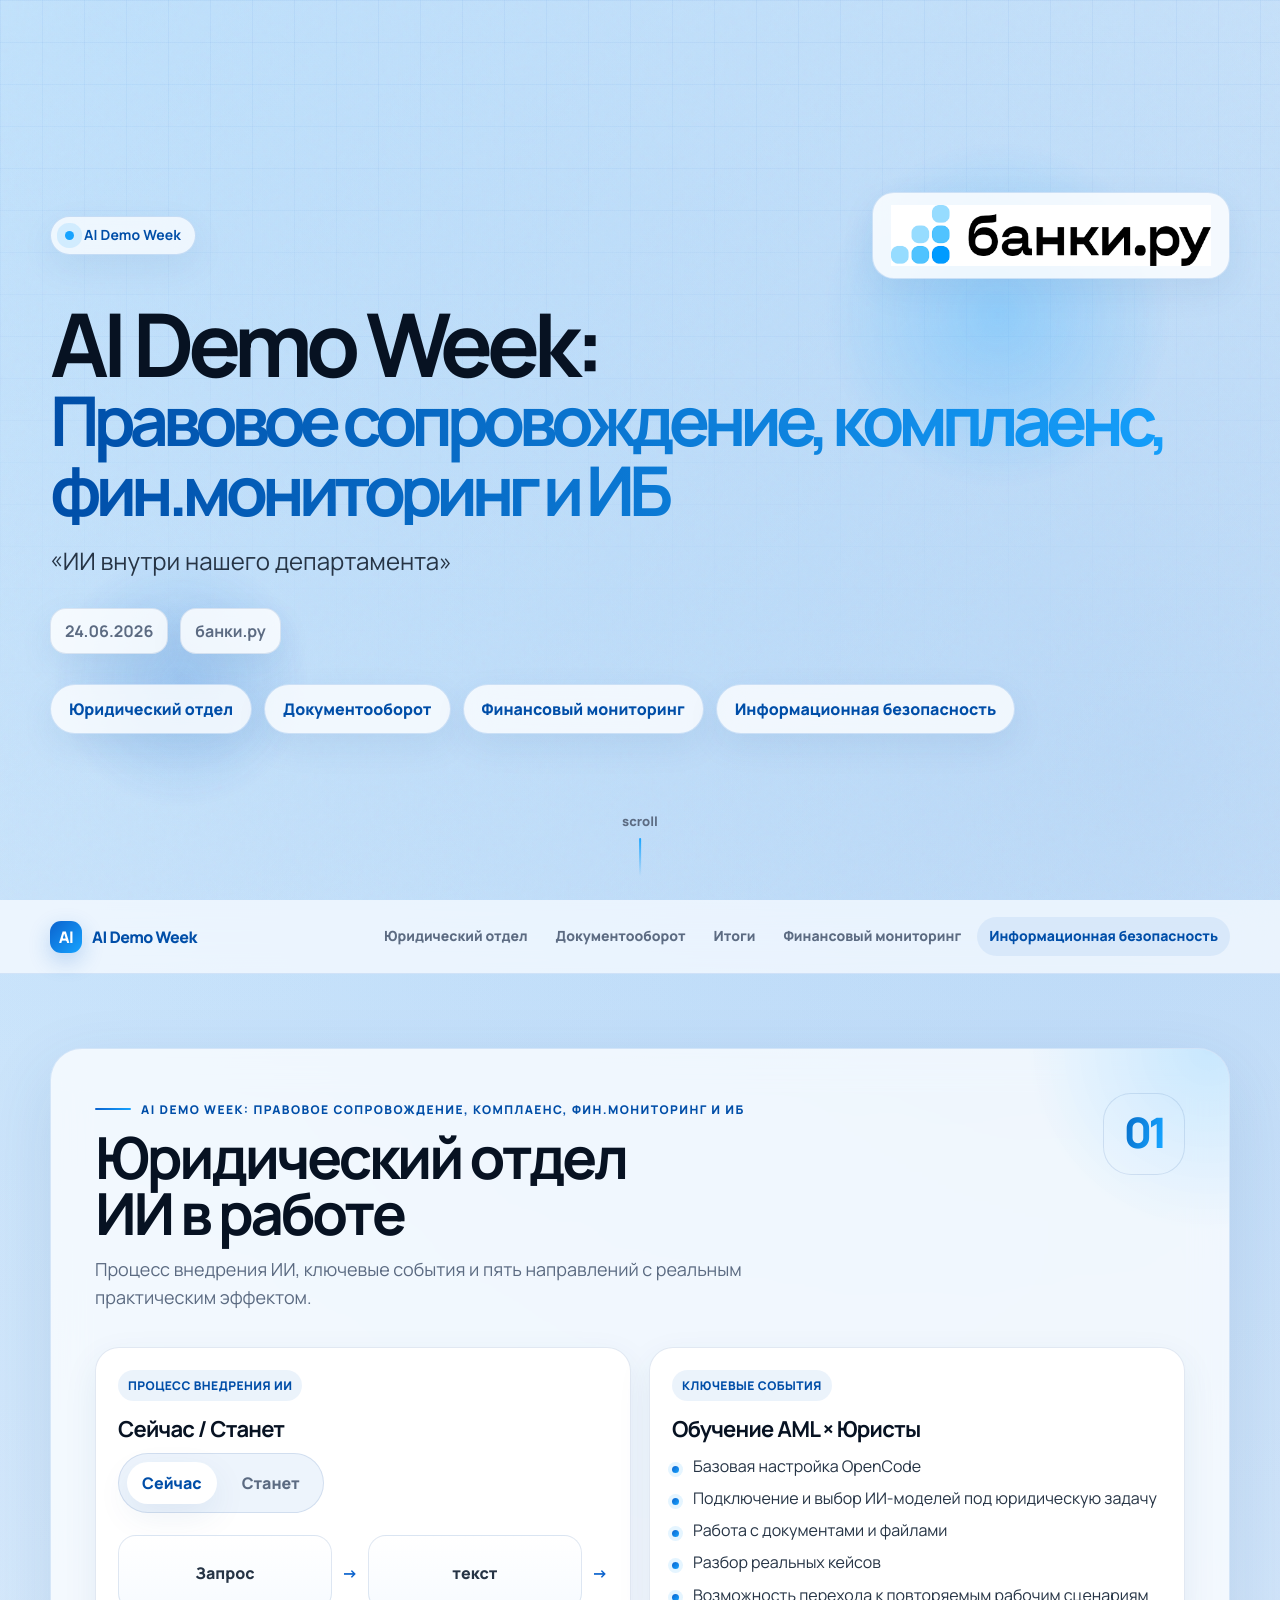
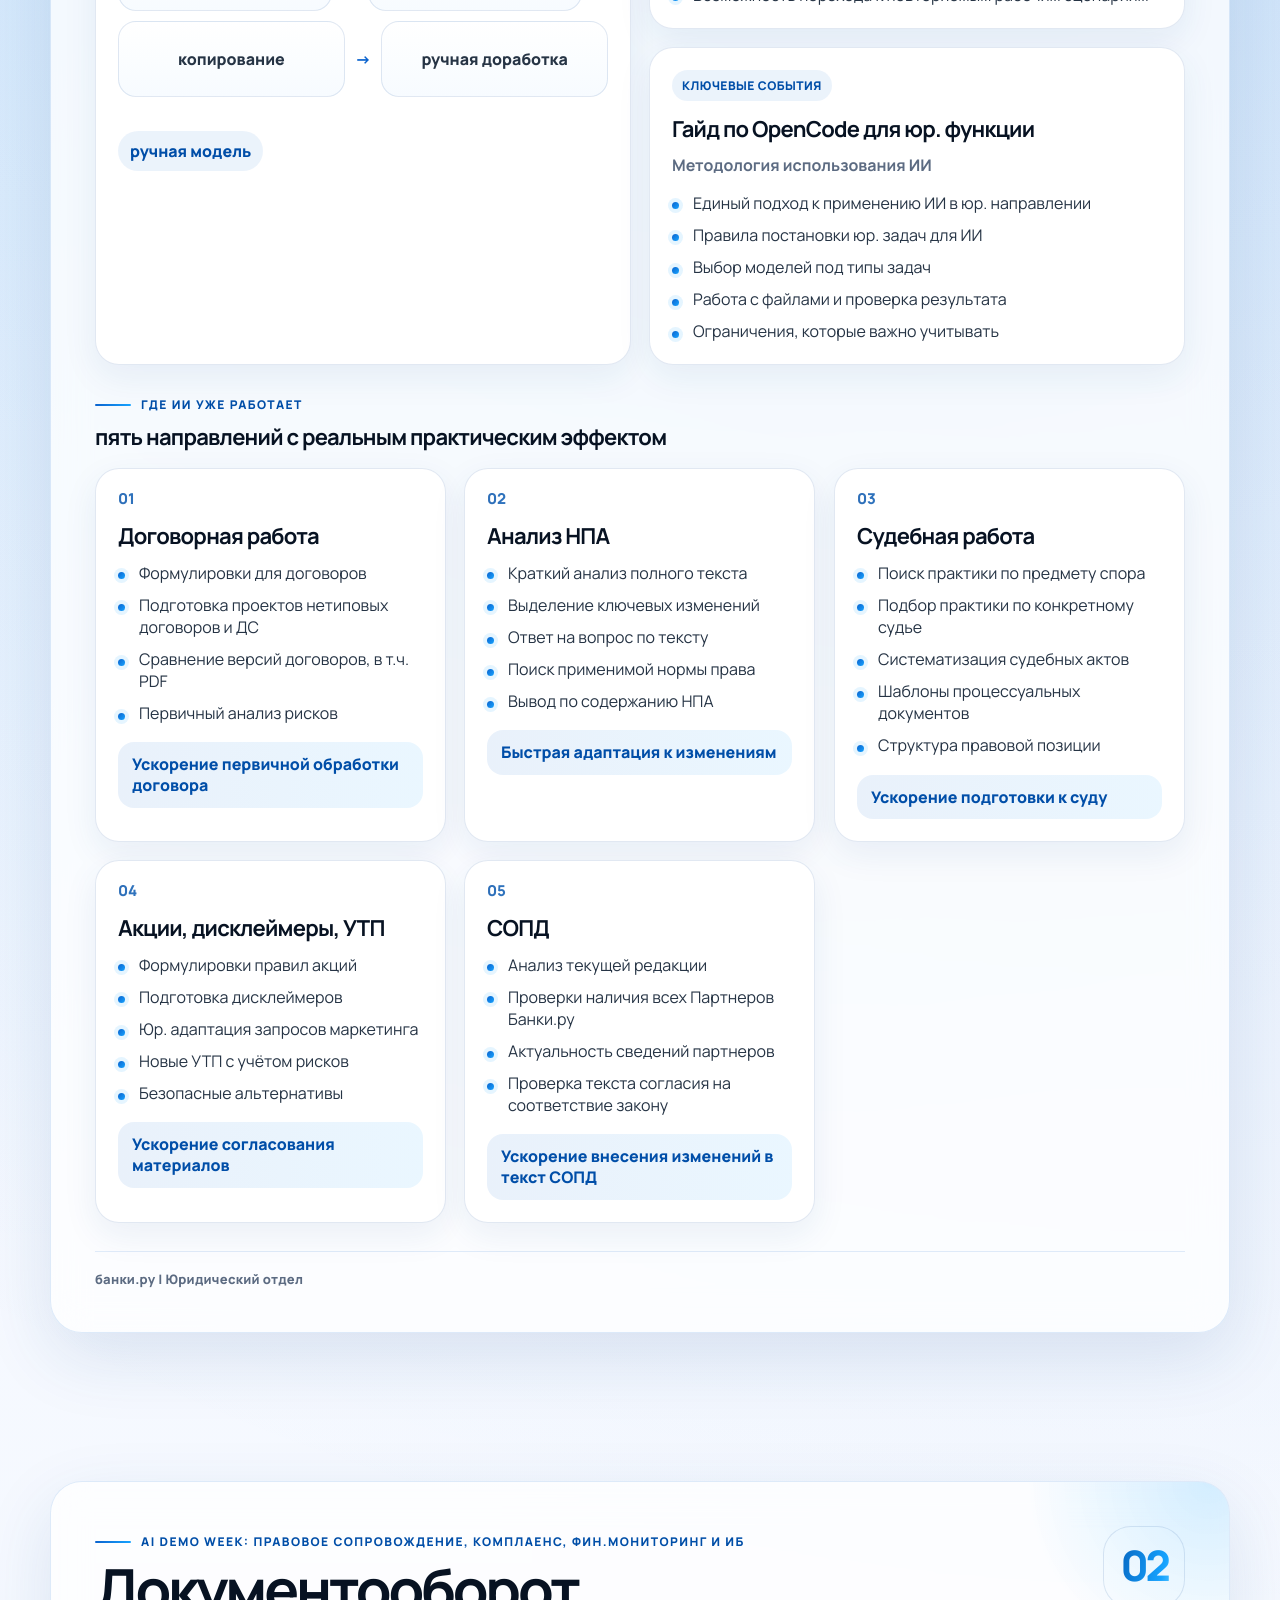
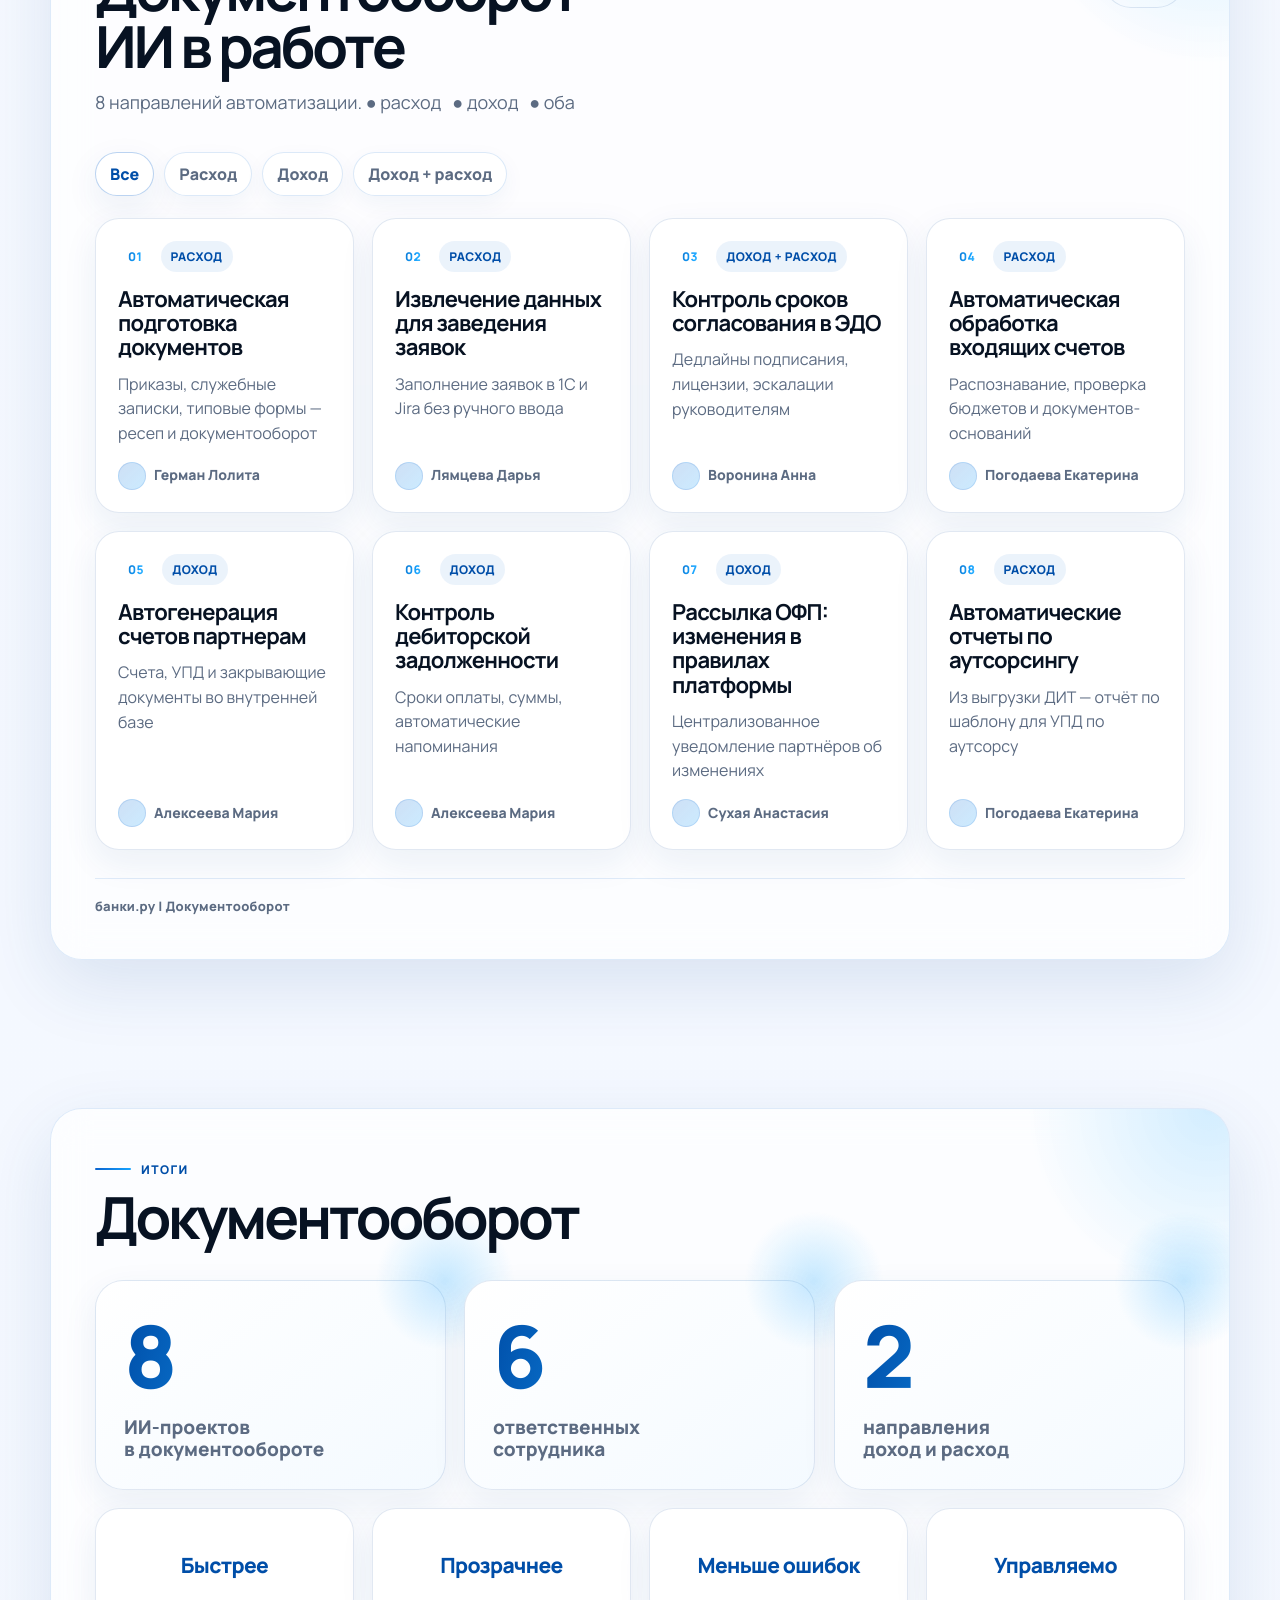
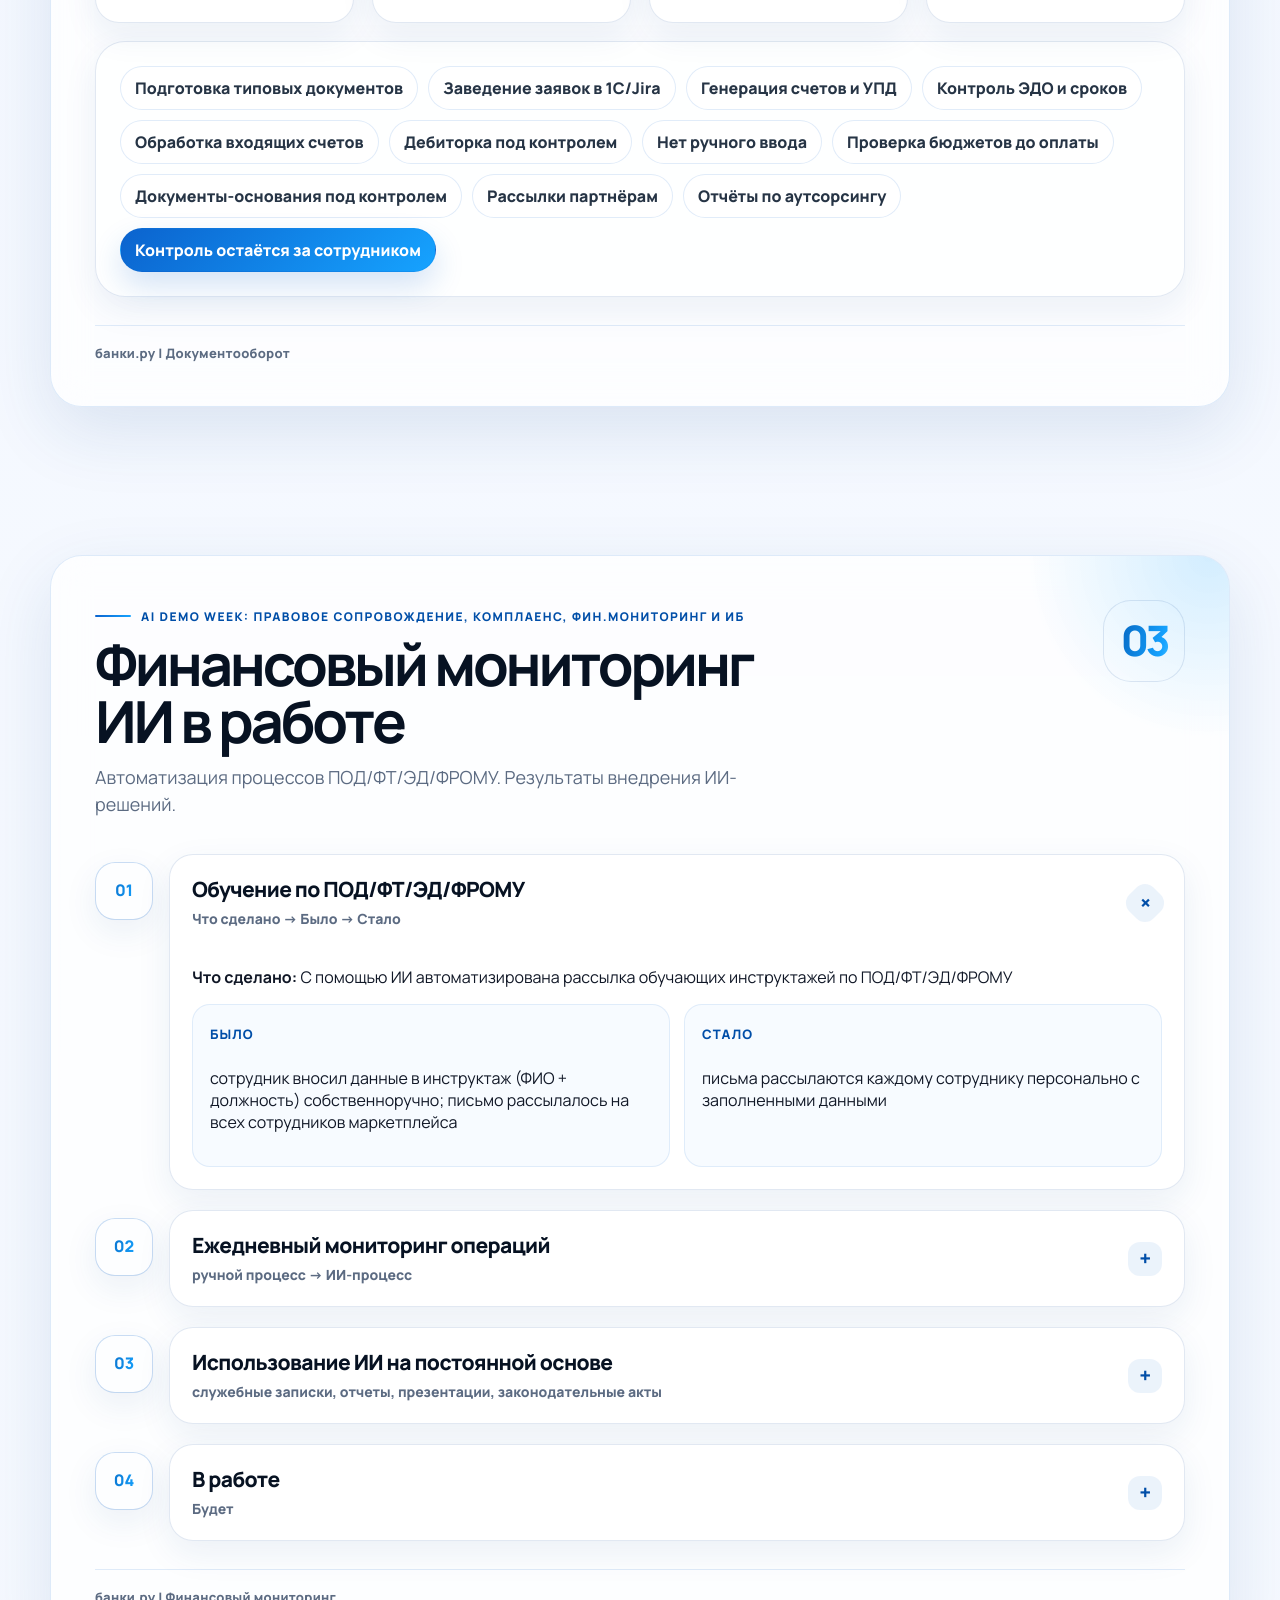
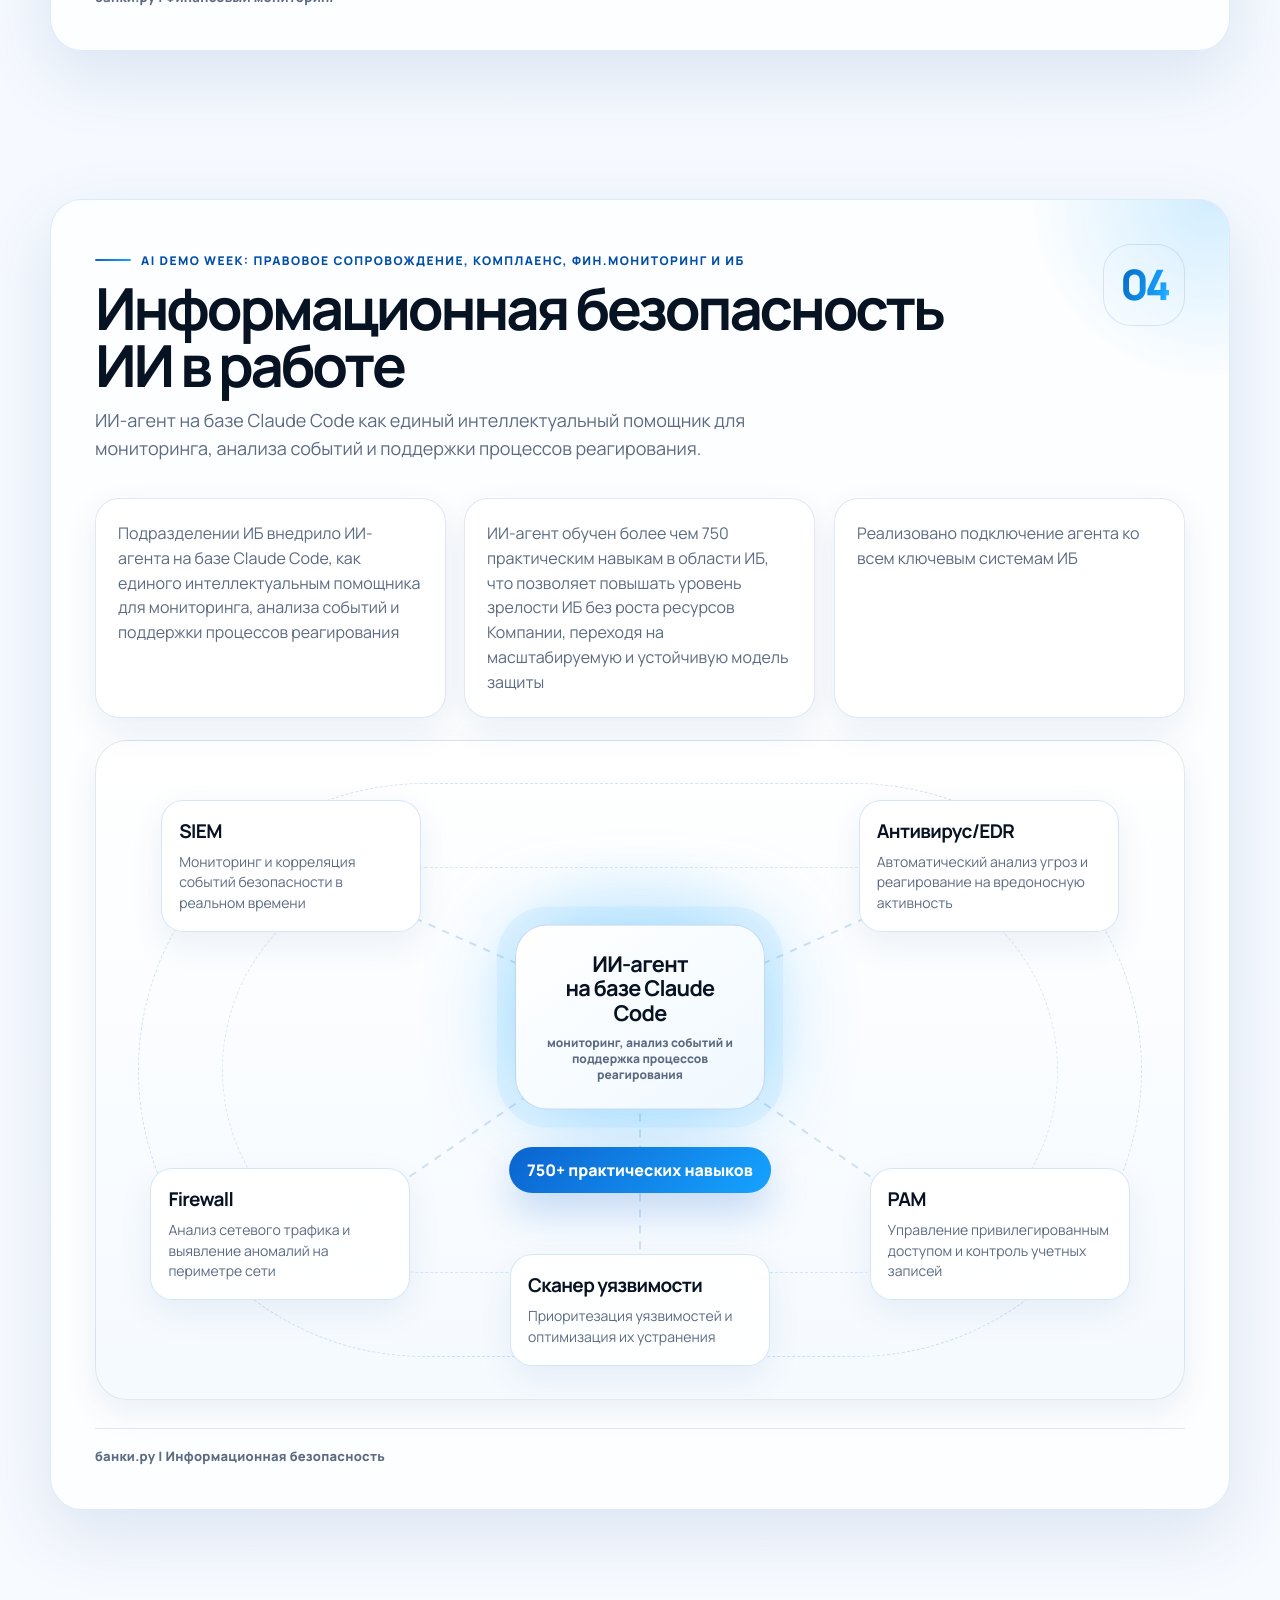
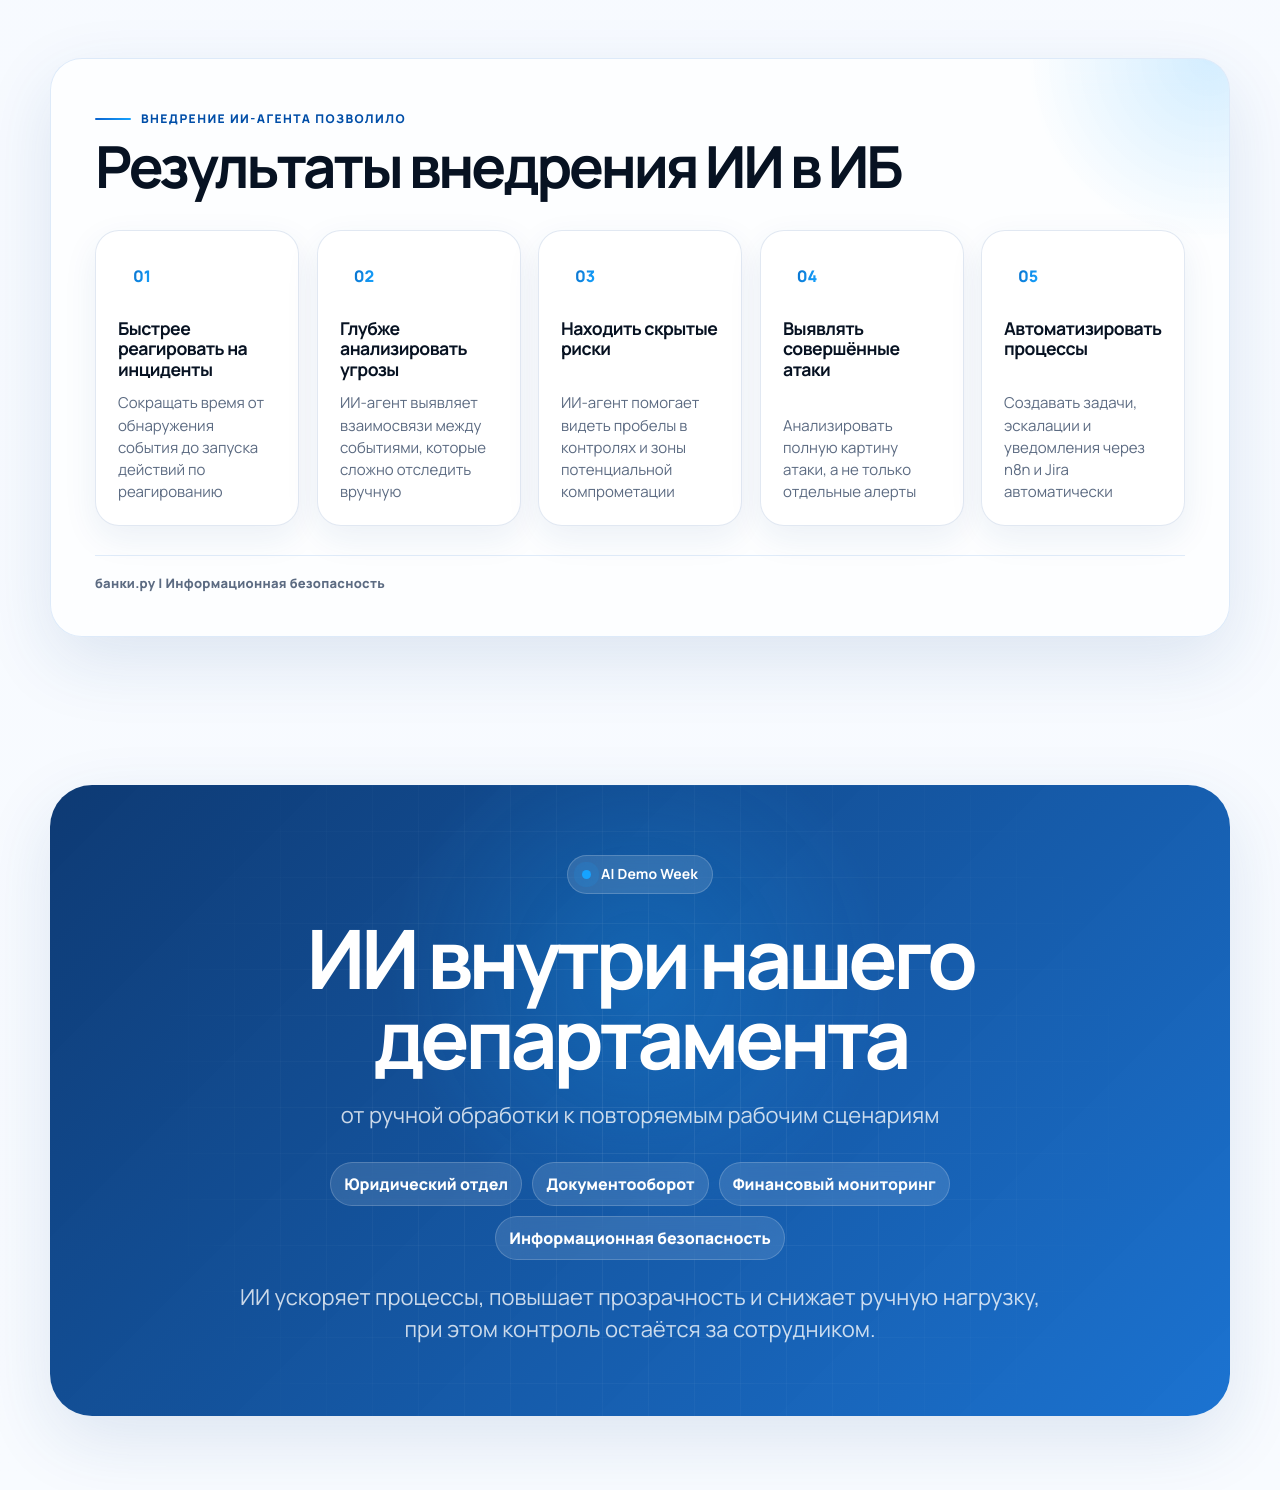
<file: index.html>
<!DOCTYPE html>
<html lang="ru">
<head>
  <meta charset="UTF-8" />
  <meta name="viewport" content="width=device-width, initial-scale=1.0, viewport-fit=cover" />
  <meta name="theme-color" content="#f4f8ff" />
  <title>AI Demo Week — ИИ внутри нашего департамента</title>
  <link rel="preconnect" href="https://fonts.googleapis.com">
  <link rel="preconnect" href="https://fonts.gstatic.com" crossorigin>
  <link href="https://fonts.googleapis.com/css2?family=Manrope:wght@400;500;600;700;800;900&display=swap" rel="stylesheet">
  <style>
    :root {
      --bg: #f4f8ff;
      --bg-2: #eef5ff;
      --surface: rgba(255, 255, 255, 0.82);
      --surface-strong: #ffffff;
      --ink: #111827;
      --muted: #5c6b82;
      --soft: #dbe8fb;
      --line: rgba(25, 76, 154, 0.13);
      --brand: #0b63ce;
      --brand-2: #16a3ff;
      --brand-3: #004ea8;
      --graphite: #263445;
      --success: #16a085;
      --warning: #f0a400;
      --shadow: 0 24px 70px rgba(21, 72, 143, 0.12);
      --shadow-soft: 0 12px 34px rgba(21, 72, 143, 0.08);
      --radius-xl: 32px;
      --radius-lg: 24px;
      --radius-md: 18px;
      --radius-sm: 12px;
      --max: 1180px;
      --nav-h: 74px;
    }

    * {
      box-sizing: border-box;
    }

    html {
      scroll-behavior: smooth;
    }

    body {
      margin: 0;
      font-family: "Manrope", Inter, -apple-system, BlinkMacSystemFont, "Segoe UI", Roboto, Arial, sans-serif;
      color: var(--ink);
      background:
        radial-gradient(circle at 10% 0%, rgba(22, 163, 255, 0.18), transparent 30%),
        radial-gradient(circle at 90% 8%, rgba(11, 99, 206, 0.18), transparent 28%),
        linear-gradient(180deg, #f9fbff 0%, var(--bg) 44%, #f8fbff 100%);
      overflow-x: hidden;
    }

    body::before {
      content: "";
      position: fixed;
      inset: 0;
      pointer-events: none;
      background-image:
        linear-gradient(rgba(11, 99, 206, 0.055) 1px, transparent 1px),
        linear-gradient(90deg, rgba(11, 99, 206, 0.055) 1px, transparent 1px);
      background-size: 42px 42px;
      mask-image: linear-gradient(to bottom, rgba(0,0,0,0.9), transparent 78%);
      z-index: -2;
    }

    a {
      color: inherit;
      text-decoration: none;
    }

    button {
      font: inherit;
    }

    .page-progress {
      position: fixed;
      top: 0;
      left: 0;
      height: 4px;
      width: 0%;
      z-index: 1000;
      background: linear-gradient(90deg, var(--brand), var(--brand-2));
      box-shadow: 0 0 22px rgba(22, 163, 255, 0.45);
    }

    .noise {
      position: fixed;
      inset: 0;
      pointer-events: none;
      opacity: 0.035;
      z-index: -1;
      background-image: url("data:image/svg+xml,%3Csvg viewBox='0 0 200 200' xmlns='http://www.w3.org/2000/svg'%3E%3Cfilter id='n'%3E%3CfeTurbulence type='fractalNoise' baseFrequency='.8' numOctaves='4' stitchTiles='stitch'/%3E%3C/filter%3E%3Crect width='200' height='200' filter='url(%23n)' opacity='.8'/%3E%3C/svg%3E");
    }

    .container {
      width: min(var(--max), calc(100% - 48px));
      margin: 0 auto;
    }

    .hero {
      position: relative;
      min-height: 100vh;
      display: grid;
      align-items: center;
      padding: 86px 0 60px;
      overflow: hidden;
    }

    .hero-orb {
      position: absolute;
      border-radius: 999px;
      filter: blur(6px);
      opacity: 0.85;
      pointer-events: none;
    }

    .hero-orb.one {
      width: 360px;
      height: 360px;
      right: 8%;
      top: 15%;
      background: radial-gradient(circle, rgba(22, 163, 255, 0.32), transparent 68%);
    }

    .hero-orb.two {
      width: 260px;
      height: 260px;
      left: 4%;
      bottom: 10%;
      background: radial-gradient(circle, rgba(11, 99, 206, 0.22), transparent 70%);
    }

    .hero-grid {
      display: grid;
      grid-template-columns: minmax(0, 1fr);
      gap: 44px;
      align-items: center;
      position: relative;
      z-index: 1;
    }

    .eyebrow {
      display: inline-flex;
      align-items: center;
      gap: 10px;
      padding: 9px 14px;
      border: 1px solid rgba(11, 99, 206, 0.18);
      border-radius: 999px;
      background: rgba(255, 255, 255, 0.72);
      color: var(--brand-3);
      box-shadow: var(--shadow-soft);
      backdrop-filter: blur(14px);
      font-size: 14px;
      font-weight: 700;
      letter-spacing: 0.01em;
    }

    .eyebrow-dot {
      width: 9px;
      height: 9px;
      border-radius: 999px;
      background: var(--brand-2);
      box-shadow: 0 0 0 8px rgba(22, 163, 255, 0.13);
    }

    .hero-topline {
      display: flex;
      align-items: center;
      justify-content: space-between;
      gap: 18px;
      flex-wrap: wrap;
      margin-bottom: 10px;
    }

    .hero-logo-card {
      display: inline-flex;
      align-items: center;
      justify-content: center;
      padding: 12px 18px;
      background: rgba(255,255,255,0.82);
      border: 1px solid rgba(11, 99, 206, 0.16);
      border-radius: 22px;
      box-shadow: var(--shadow-soft);
      backdrop-filter: blur(14px);
    }

    .hero-logo-card img {
      display: block;
      width: min(320px, 42vw);
      height: auto;
    }

    h1 {
      margin: 24px 0 20px;
      font-size: clamp(44px, 7vw, 88px);
      line-height: 0.94;
      letter-spacing: -0.07em;
      color: #071222;
    }

    .hero-title-accent {
      display: block;
      background: linear-gradient(90deg, var(--brand-3), var(--brand-2));
      -webkit-background-clip: text;
      background-clip: text;
      color: transparent;
    }

    .lead {
      max-width: 860px;
      font-size: clamp(18px, 2vw, 24px);
      line-height: 1.45;
      color: var(--graphite);
      margin: 0 0 28px;
    }

    .meta-row {
      display: flex;
      flex-wrap: wrap;
      gap: 12px;
      margin-bottom: 30px;
    }

    .meta-pill {
      display: inline-flex;
      align-items: center;
      gap: 8px;
      padding: 11px 14px;
      border-radius: 16px;
      background: var(--surface);
      border: 1px solid var(--line);
      color: var(--muted);
      font-weight: 700;
      box-shadow: var(--shadow-soft);
      backdrop-filter: blur(18px);
    }

    .cta-row {
      display: flex;
      flex-wrap: wrap;
      gap: 12px;
    }

    .cta {
      display: inline-flex;
      align-items: center;
      justify-content: center;
      gap: 10px;
      border: 1px solid rgba(11, 99, 206, 0.16);
      background: rgba(255, 255, 255, 0.78);
      color: var(--brand-3);
      border-radius: 999px;
      padding: 13px 18px;
      font-weight: 800;
      box-shadow: var(--shadow-soft);
      transition: transform 180ms ease, box-shadow 180ms ease, background 180ms ease;
      backdrop-filter: blur(14px);
    }

    .cta:hover {
      transform: translateY(-3px);
      box-shadow: 0 18px 42px rgba(11, 99, 206, 0.16);
      background: #fff;
    }

    .hero-visual {
      position: relative;
      min-height: 520px;
      border-radius: 42px;
      background:
        radial-gradient(circle at 28% 24%, rgba(22, 163, 255, 0.18), transparent 24%),
        radial-gradient(circle at 70% 72%, rgba(11, 99, 206, 0.16), transparent 26%),
        linear-gradient(145deg, rgba(255,255,255,.78), rgba(237,246,255,.74));
      border: 1px solid rgba(11, 99, 206, 0.16);
      box-shadow: var(--shadow);
      overflow: hidden;
      backdrop-filter: blur(18px);
      transform-style: preserve-3d;
    }

    .network {
      position: absolute;
      inset: 0;
      background:
        radial-gradient(circle at 20% 22%, rgba(22, 163, 255, 0.34) 0 5px, transparent 6px),
        radial-gradient(circle at 70% 22%, rgba(11, 99, 206, 0.34) 0 5px, transparent 6px),
        radial-gradient(circle at 45% 48%, rgba(22, 163, 255, 0.42) 0 7px, transparent 8px),
        radial-gradient(circle at 22% 76%, rgba(11, 99, 206, 0.28) 0 5px, transparent 6px),
        radial-gradient(circle at 78% 76%, rgba(22, 163, 255, 0.30) 0 5px, transparent 6px);
    }

    .network svg {
      width: 100%;
      height: 100%;
      opacity: 0.56;
    }

    .glass-panel {
      position: absolute;
      inset: auto 28px 28px 28px;
      padding: 22px;
      border: 1px solid rgba(11, 99, 206, 0.14);
      border-radius: 26px;
      background: rgba(255, 255, 255, 0.74);
      box-shadow: var(--shadow-soft);
      backdrop-filter: blur(16px);
    }

    .glass-kicker {
      display: flex;
      align-items: center;
      justify-content: space-between;
      gap: 18px;
      margin-bottom: 18px;
      color: var(--muted);
      font-size: 13px;
      font-weight: 800;
      text-transform: uppercase;
      letter-spacing: 0.1em;
    }

    .flow-mini {
      display: grid;
      gap: 12px;
    }

    .flow-mini-row {
      display: grid;
      grid-template-columns: 1fr auto 1fr;
      align-items: center;
      gap: 10px;
    }

    .flow-box {
      padding: 14px 16px;
      border-radius: 18px;
      background: #fff;
      border: 1px solid var(--line);
      font-weight: 800;
      color: var(--graphite);
    }

    .arrow {
      color: var(--brand);
      font-weight: 900;
    }

    .scroll-indicator {
      position: absolute;
      left: 50%;
      bottom: 24px;
      transform: translateX(-50%);
      color: var(--muted);
      font-size: 13px;
      font-weight: 800;
      display: flex;
      flex-direction: column;
      align-items: center;
      gap: 8px;
    }

    .scroll-line {
      width: 2px;
      height: 38px;
      border-radius: 999px;
      background: linear-gradient(var(--brand-2), transparent);
      animation: scrollPulse 1.7s ease-in-out infinite;
    }

    @keyframes scrollPulse {
      0%, 100% { transform: scaleY(0.55); opacity: 0.45; }
      50% { transform: scaleY(1); opacity: 1; }
    }

    .sticky-nav {
      position: sticky;
      top: 0;
      z-index: 99;
      height: var(--nav-h);
      display: flex;
      align-items: center;
      background: rgba(248, 251, 255, 0.74);
      border-bottom: 1px solid rgba(11, 99, 206, 0.12);
      backdrop-filter: blur(22px);
    }

    .nav-inner {
      width: min(var(--max), calc(100% - 48px));
      margin: 0 auto;
      display: flex;
      align-items: center;
      justify-content: space-between;
      gap: 18px;
    }

    .brand {
      display: inline-flex;
      align-items: center;
      gap: 10px;
      font-weight: 950;
      letter-spacing: -0.03em;
      color: var(--brand-3);
      white-space: nowrap;
    }

    .brand-mark {
      width: 32px;
      height: 32px;
      border-radius: 11px;
      background: linear-gradient(135deg, var(--brand), var(--brand-2));
      display: grid;
      place-items: center;
      color: #fff;
      box-shadow: 0 8px 22px rgba(11, 99, 206, 0.24);
    }

    .nav-links {
      display: flex;
      align-items: center;
      justify-content: flex-end;
      gap: 4px;
      overflow-x: auto;
      scrollbar-width: none;
      -ms-overflow-style: none;
    }

    .nav-links::-webkit-scrollbar {
      display: none;
    }

    .nav-link {
      padding: 10px 12px;
      border-radius: 999px;
      color: var(--muted);
      font-weight: 800;
      font-size: 14px;
      white-space: nowrap;
      transition: background 180ms ease, color 180ms ease;
    }

    .nav-link.active,
    .nav-link:hover {
      color: var(--brand-3);
      background: rgba(11, 99, 206, 0.08);
    }

    section {
      scroll-margin-top: calc(var(--nav-h) + 26px);
      padding: 74px 0;
    }

    .section-card {
      position: relative;
      border-radius: var(--radius-xl);
      padding: clamp(24px, 4vw, 44px);
      background: rgba(255, 255, 255, 0.74);
      border: 1px solid rgba(11, 99, 206, 0.13);
      box-shadow: var(--shadow);
      overflow: hidden;
      backdrop-filter: blur(18px);
    }

    .section-card::before {
      content: "";
      position: absolute;
      width: 360px;
      height: 360px;
      border-radius: 999px;
      right: -160px;
      top: -180px;
      background: radial-gradient(circle, rgba(22, 163, 255, 0.18), transparent 72%);
      pointer-events: none;
    }

    .section-head {
      display: grid;
      grid-template-columns: 1fr auto;
      gap: 24px;
      align-items: start;
      margin-bottom: 34px;
      position: relative;
      z-index: 1;
    }

    .chapter {
      display: inline-flex;
      align-items: center;
      gap: 10px;
      color: var(--brand-3);
      font-weight: 900;
      text-transform: uppercase;
      letter-spacing: 0.12em;
      font-size: 12px;
      margin-bottom: 12px;
    }

    .chapter-line {
      width: 36px;
      height: 2px;
      background: linear-gradient(90deg, var(--brand), var(--brand-2));
      border-radius: 999px;
    }

    h2 {
      margin: 0;
      font-size: clamp(32px, 5vw, 58px);
      letter-spacing: -0.055em;
      line-height: 0.98;
      color: #071222;
    }

    .section-subtitle {
      margin: 14px 0 0;
      color: var(--muted);
      font-size: 18px;
      line-height: 1.55;
      max-width: 720px;
    }

    .section-number {
      width: 82px;
      height: 82px;
      border-radius: 28px;
      display: grid;
      place-items: center;
      color: rgba(11, 99, 206, 0.22);
      background: linear-gradient(135deg, #fff, rgba(238, 246, 255, .74));
      border: 1px solid var(--line);
      font-size: 42px;
      font-weight: 950;
      letter-spacing: -0.08em;
    }

    .grid {
      display: grid;
      gap: 18px;
      position: relative;
      z-index: 1;
    }

    .grid.two {
      grid-template-columns: repeat(2, minmax(0, 1fr));
    }

    .grid.three {
      grid-template-columns: repeat(3, minmax(0, 1fr));
    }

    .grid.five {
      grid-template-columns: repeat(5, minmax(0, 1fr));
    }

    .panel {
      position: relative;
      padding: 22px;
      border-radius: var(--radius-lg);
      background: var(--surface-strong);
      border: 1px solid var(--line);
      box-shadow: var(--shadow-soft);
      overflow: hidden;
      transition: transform 180ms ease, box-shadow 180ms ease, border-color 180ms ease;
    }

    .panel:hover {
      transform: translateY(-4px);
      box-shadow: 0 22px 50px rgba(21, 72, 143, 0.14);
      border-color: rgba(11, 99, 206, 0.26);
    }

    .panel-title {
      margin: 0 0 12px;
      font-size: 22px;
      letter-spacing: -0.035em;
      line-height: 1.1;
      color: #0b1a2a;
    }

    .panel p {
      color: var(--muted);
      line-height: 1.55;
      margin: 0;
    }

    .panel ul {
      margin: 14px 0 0;
      padding: 0;
      list-style: none;
      display: grid;
      gap: 10px;
      color: var(--graphite);
      line-height: 1.38;
    }

    .panel li {
      position: relative;
      padding-left: 21px;
    }

    .panel li::before {
      content: "";
      position: absolute;
      left: 0;
      top: 0.65em;
      width: 7px;
      height: 7px;
      border-radius: 99px;
      background: linear-gradient(135deg, var(--brand), var(--brand-2));
      box-shadow: 0 0 0 4px rgba(22, 163, 255, 0.11);
    }

    .tag {
      display: inline-flex;
      align-items: center;
      gap: 8px;
      padding: 7px 10px;
      border-radius: 999px;
      background: rgba(11, 99, 206, 0.08);
      color: var(--brand-3);
      font-size: 12px;
      font-weight: 900;
      letter-spacing: 0.04em;
      text-transform: uppercase;
    }

    .switcher {
      display: flex;
      gap: 10px;
      padding: 8px;
      width: fit-content;
      border-radius: 999px;
      background: rgba(11, 99, 206, 0.07);
      border: 1px solid var(--line);
      margin-bottom: 18px;
    }

    .switch-btn {
      border: 0;
      background: transparent;
      color: var(--muted);
      padding: 10px 15px;
      border-radius: 999px;
      cursor: pointer;
      font-weight: 900;
      transition: all 180ms ease;
    }

    .switch-btn.active {
      background: #fff;
      color: var(--brand-3);
      box-shadow: var(--shadow-soft);
    }

    .before-after {
      min-height: 242px;
    }

    .flow-stage {
      display: none;
      animation: fadeIn 260ms ease both;
    }

    .flow-stage.active {
      display: block;
    }

    .flow-chain {
      display: flex;
      align-items: center;
      flex-wrap: wrap;
      gap: 10px;
      margin: 22px 0;
    }

    .flow-step {
      flex: 1 1 140px;
      min-height: 76px;
      padding: 16px;
      border-radius: 18px;
      background: linear-gradient(180deg, #fff, #f7fbff);
      border: 1px solid var(--line);
      font-weight: 900;
      color: var(--graphite);
      display: flex;
      align-items: center;
      justify-content: center;
      text-align: center;
    }

    .model-label {
      margin-top: 12px;
      color: var(--brand-3);
      font-weight: 900;
      display: inline-flex;
      padding: 9px 12px;
      border-radius: 999px;
      background: rgba(11, 99, 206, 0.08);
    }

    @keyframes fadeIn {
      from { opacity: 0; transform: translateY(8px); }
      to { opacity: 1; transform: translateY(0); }
    }

    .work-card {
      cursor: pointer;
      min-height: 100%;
    }

    .work-card .num {
      font-size: 15px;
      font-weight: 950;
      color: var(--brand);
      opacity: 0.82;
      margin-bottom: 16px;
    }

    .effect {
      margin-top: 18px;
      padding: 12px 14px;
      border-radius: 16px;
      background: linear-gradient(90deg, rgba(11, 99, 206, 0.09), rgba(22, 163, 255, 0.09));
      color: var(--brand-3);
      font-weight: 900;
      line-height: 1.3;
    }

    .timeline {
      position: relative;
      display: grid;
      gap: 18px;
    }

    .timeline::before {
      content: "";
      position: absolute;
      top: 22px;
      bottom: 22px;
      left: 28px;
      width: 2px;
      background: linear-gradient(var(--brand), rgba(22, 163, 255, 0.05));
    }

    .timeline-item {
      position: relative;
      display: grid;
      grid-template-columns: 58px 1fr;
      gap: 16px;
      align-items: stretch;
    }

    .timeline-num {
      width: 58px;
      height: 58px;
      border-radius: 20px;
      display: grid;
      place-items: center;
      background: #fff;
      border: 1px solid rgba(11, 99, 206, 0.2);
      color: var(--brand-3);
      font-weight: 950;
      box-shadow: var(--shadow-soft);
      z-index: 1;
    }

    .accordion {
      border-radius: 24px;
      background: #fff;
      border: 1px solid var(--line);
      box-shadow: var(--shadow-soft);
      overflow: hidden;
    }

    .accordion-head {
      width: 100%;
      border: 0;
      background: transparent;
      padding: 21px 22px;
      display: flex;
      justify-content: space-between;
      align-items: center;
      text-align: left;
      cursor: pointer;
      color: var(--ink);
      font-weight: 950;
      font-size: 21px;
      letter-spacing: -0.03em;
    }

    .accordion-head span:first-child {
      display: grid;
      gap: 6px;
    }

    .accordion-sub {
      color: var(--muted);
      font-size: 14px;
      font-weight: 800;
      letter-spacing: 0;
    }

    .accordion-icon {
      width: 34px;
      height: 34px;
      flex: 0 0 34px;
      border-radius: 12px;
      display: grid;
      place-items: center;
      color: var(--brand-3);
      background: rgba(11, 99, 206, 0.08);
      transition: transform 180ms ease;
    }

    .accordion.open .accordion-icon {
      transform: rotate(45deg);
    }

    .accordion-body {
      display: grid;
      grid-template-rows: 0fr;
      transition: grid-template-rows 260ms ease;
    }

    .accordion.open .accordion-body {
      grid-template-rows: 1fr;
    }

    .accordion-body-inner {
      overflow: hidden;
      padding: 0 22px;
    }

    .accordion.open .accordion-body-inner {
      padding-bottom: 22px;
    }

    .ba-grid {
      display: grid;
      grid-template-columns: 1fr 1fr;
      gap: 14px;
      margin-top: 14px;
    }

    .ba-card {
      padding: 17px;
      border-radius: 18px;
      background: #f7fbff;
      border: 1px solid rgba(11, 99, 206, 0.1);
    }

    .ba-label {
      display: inline-flex;
      margin-bottom: 8px;
      color: var(--brand-3);
      font-weight: 950;
      font-size: 13px;
      text-transform: uppercase;
      letter-spacing: 0.08em;
    }

    .accent-badge {
      display: inline-flex;
      align-items: center;
      justify-content: center;
      padding: 10px 12px;
      border-radius: 999px;
      background: linear-gradient(135deg, var(--brand), var(--brand-2));
      color: #fff;
      font-weight: 950;
      box-shadow: 0 14px 30px rgba(11, 99, 206, 0.22);
    }

    .security-map {
      position: relative;
      min-height: 660px;
      border-radius: 32px;
      background:
        radial-gradient(circle at 50% 42%, rgba(22, 163, 255, 0.18), transparent 26%),
        linear-gradient(180deg, #ffffff, #f5faff);
      border: 1px solid var(--line);
      box-shadow: var(--shadow-soft);
      overflow: hidden;
      margin-top: 22px;
    }

    .security-map::before {
      content: "";
      position: absolute;
      inset: 42px;
      border-radius: 999px;
      border: 1px dashed rgba(11, 99, 206, 0.18);
    }

    .security-map::after {
      content: "";
      position: absolute;
      inset: 126px;
      border-radius: 999px;
      border: 1px dashed rgba(11, 99, 206, 0.14);
    }

    .agent {
      position: absolute;
      left: 50%;
      top: 42%;
      transform: translate(-50%, -50%);
      width: 250px;
      min-height: 185px;
      padding: 24px;
      border-radius: 32px;
      background: linear-gradient(145deg, #fff, #eff8ff);
      border: 1px solid rgba(11, 99, 206, 0.24);
      box-shadow: 0 0 0 18px rgba(22, 163, 255, 0.07), 0 0 90px rgba(22, 163, 255, 0.30);
      display: grid;
      place-items: center;
      text-align: center;
      z-index: 3;
    }

    .agent strong {
      font-size: 22px;
      line-height: 1.1;
      letter-spacing: -0.04em;
      color: #071222;
    }

    .agent small {
      color: var(--muted);
      font-weight: 800;
      line-height: 1.4;
      margin-top: 10px;
    }

    .kpi-750 {
      position: absolute;
      left: 50%;
      top: calc(42% + 130px);
      transform: translateX(-50%);
      z-index: 4;
      padding: 12px 18px;
      border-radius: 999px;
      background: linear-gradient(135deg, var(--brand), var(--brand-2));
      color: #fff;
      font-weight: 950;
      box-shadow: 0 18px 40px rgba(11, 99, 206, 0.24);
      white-space: nowrap;
    }

    .sys-card {
      position: absolute;
      width: 260px;
      padding: 17px;
      border-radius: 22px;
      background: rgba(255,255,255,.9);
      border: 1px solid rgba(11, 99, 206, 0.16);
      box-shadow: var(--shadow-soft);
      backdrop-filter: blur(12px);
      z-index: 2;
      transition: transform 180ms ease, border-color 180ms ease, box-shadow 180ms ease;
    }

    .sys-card:hover {
      transform: translateY(-5px) scale(1.01);
      border-color: rgba(22, 163, 255, 0.44);
      box-shadow: 0 24px 48px rgba(11, 99, 206, 0.16);
    }

    .sys-card h3 {
      margin: 0 0 9px;
      font-size: 19px;
      letter-spacing: -0.035em;
    }

    .sys-card p {
      margin: 0;
      color: var(--muted);
      line-height: 1.45;
      font-size: 14px;
    }

    .sys-card.siem { left: 6%; top: 9%; }
    .sys-card.edr { right: 6%; top: 9%; }
    .sys-card.firewall { left: 5%; bottom: 15%; }
    .sys-card.pam { right: 5%; bottom: 15%; }
    .sys-card.scan { left: 50%; bottom: 5%; transform: translateX(-50%); }
    .sys-card.scan:hover { transform: translateX(-50%) translateY(-5px) scale(1.01); }

    .connector-lines {
      position: absolute;
      inset: 0;
      width: 100%;
      height: 100%;
      z-index: 1;
      pointer-events: none;
    }

    .connector-lines line {
      stroke: rgba(11, 99, 206, 0.18);
      stroke-width: 2;
      stroke-dasharray: 8 8;
    }

    .result-card {
      min-height: 230px;
      display: flex;
      flex-direction: column;
      justify-content: space-between;
    }

    .icon-bubble {
      width: 48px;
      height: 48px;
      border-radius: 17px;
      display: grid;
      place-items: center;
      background: rgba(11, 99, 206, 0.08);
      color: var(--brand-3);
      font-weight: 950;
      margin-bottom: 18px;
    }

    .filters {
      display: flex;
      align-items: center;
      flex-wrap: wrap;
      gap: 10px;
      margin: 0 0 22px;
    }

    .filter-btn {
      cursor: pointer;
      border: 1px solid rgba(11, 99, 206, 0.14);
      background: rgba(255,255,255,.76);
      color: var(--muted);
      border-radius: 999px;
      padding: 10px 14px;
      font-weight: 900;
      transition: all 180ms ease;
      box-shadow: 0 8px 22px rgba(21, 72, 143, 0.05);
    }

    .filter-btn.active,
    .filter-btn:hover {
      color: var(--brand-3);
      background: #fff;
      border-color: rgba(11, 99, 206, 0.28);
      box-shadow: var(--shadow-soft);
    }

    .doc-grid {
      grid-template-columns: repeat(4, minmax(0, 1fr));
    }

    .doc-card {
      min-height: 250px;
      display: flex;
      flex-direction: column;
      justify-content: space-between;
    }

    .doc-meta {
      display: flex;
      gap: 8px;
      flex-wrap: wrap;
      margin-bottom: 15px;
    }

    .person {
      margin-top: 16px;
      display: inline-flex;
      align-items: center;
      gap: 8px;
      color: var(--muted);
      font-weight: 800;
      font-size: 14px;
    }

    .person::before {
      content: "";
      width: 26px;
      height: 26px;
      border-radius: 999px;
      background: linear-gradient(135deg, rgba(11, 99, 206, 0.2), rgba(22, 163, 255, 0.22));
      border: 1px solid rgba(11, 99, 206, 0.14);
    }

    .kpi-grid {
      display: grid;
      grid-template-columns: repeat(3, minmax(0, 1fr));
      gap: 18px;
      margin-bottom: 18px;
    }

    .kpi-card {
      position: relative;
      overflow: hidden;
      padding: 28px;
      border-radius: 28px;
      background: linear-gradient(145deg, #fff, #f4faff);
      border: 1px solid var(--line);
      box-shadow: var(--shadow-soft);
      cursor: pointer;
    }

    .kpi-card::after {
      content: "";
      position: absolute;
      width: 140px;
      height: 140px;
      right: -70px;
      top: -70px;
      border-radius: 999px;
      background: radial-gradient(circle, rgba(22, 163, 255, 0.24), transparent 70%);
    }

    .kpi-value {
      font-size: clamp(48px, 8vw, 86px);
      font-weight: 950;
      letter-spacing: -0.08em;
      line-height: 0.9;
      color: var(--brand-3);
    }

    .kpi-label {
      margin-top: 12px;
      color: var(--muted);
      font-weight: 900;
      font-size: 19px;
      line-height: 1.15;
    }

    .effects {
      grid-template-columns: repeat(4, minmax(0, 1fr));
      margin: 18px 0;
    }

    .effect-chip {
      min-height: 115px;
      display: grid;
      place-items: center;
      text-align: center;
      padding: 20px;
      border-radius: 24px;
      background: #fff;
      border: 1px solid var(--line);
      box-shadow: var(--shadow-soft);
      color: var(--brand-3);
      font-weight: 950;
      font-size: 21px;
      letter-spacing: -0.03em;
    }

    .process-cloud {
      display: flex;
      flex-wrap: wrap;
      gap: 10px;
      padding: 24px;
      border-radius: 30px;
      background: rgba(255,255,255,.68);
      border: 1px solid var(--line);
      box-shadow: var(--shadow-soft);
    }

    .process-chip {
      display: inline-flex;
      align-items: center;
      min-height: 42px;
      padding: 10px 14px;
      border-radius: 999px;
      background: #fff;
      border: 1px solid rgba(11, 99, 206, 0.12);
      color: var(--graphite);
      font-weight: 800;
    }

    .process-chip.final {
      color: #fff;
      background: linear-gradient(135deg, var(--brand), var(--brand-2));
      box-shadow: 0 14px 30px rgba(11, 99, 206, 0.18);
    }

    .closing {
      position: relative;
      min-height: 560px;
      display: grid;
      place-items: center;
      text-align: center;
      border-radius: 42px;
      padding: clamp(30px, 6vw, 70px);
      background:
        radial-gradient(circle at 50% 30%, rgba(22, 163, 255, 0.24), transparent 34%),
        linear-gradient(135deg, rgba(4, 50, 110, 0.96), rgba(8, 103, 205, 0.92));
      color: #fff;
      overflow: hidden;
      box-shadow: var(--shadow);
    }

    .closing::before {
      content: "";
      position: absolute;
      inset: 0;
      background-image:
        linear-gradient(rgba(255,255,255,.08) 1px, transparent 1px),
        linear-gradient(90deg, rgba(255,255,255,.08) 1px, transparent 1px);
      background-size: 46px 46px;
      mask-image: radial-gradient(circle at center, rgba(0,0,0,0.9), transparent 78%);
    }

    .closing-content {
      position: relative;
      z-index: 1;
      max-width: 900px;
    }

    .closing h2 {
      color: #fff;
      font-size: clamp(42px, 7vw, 82px);
    }

    .closing p {
      color: rgba(255,255,255,.78);
      font-size: 22px;
      line-height: 1.45;
      margin: 22px auto 0;
      max-width: 840px;
    }

    .closing-directions {
      display: flex;
      justify-content: center;
      flex-wrap: wrap;
      gap: 10px;
      margin-top: 30px;
    }

    .closing-directions span {
      display: inline-flex;
      padding: 10px 13px;
      border-radius: 999px;
      color: #fff;
      background: rgba(255,255,255,.12);
      border: 1px solid rgba(255,255,255,.18);
      font-weight: 900;
      backdrop-filter: blur(12px);
    }

    .section-footer {
      position: relative;
      z-index: 1;
      margin-top: 28px;
      padding-top: 18px;
      border-top: 1px solid rgba(11, 99, 206, 0.12);
      color: var(--muted);
      font-size: 13px;
      font-weight: 900;
      letter-spacing: 0.02em;
    }

    .reveal {
      opacity: 0;
      transform: translateY(18px);
      transition: opacity 520ms ease, transform 520ms ease;
    }

    .reveal.visible {
      opacity: 1;
      transform: translateY(0);
    }

    .mobile-menu-button {
      display: none;
      border: 1px solid var(--line);
      background: rgba(255,255,255,.75);
      color: var(--brand-3);
      border-radius: 14px;
      padding: 10px 12px;
      font-weight: 950;
    }

    @media (max-width: 1060px) {
      .grid.two {
        grid-template-columns: 1fr;
      }

      .hero-visual {
        min-height: 440px;
      }

      .grid.three,
      .doc-grid,
      .grid.five {
        grid-template-columns: repeat(2, minmax(0, 1fr));
      }

      .security-map {
        min-height: auto;
        display: grid;
        gap: 14px;
        padding: 20px;
      }

      .security-map::before,
      .security-map::after,
      .connector-lines {
        display: none;
      }

      .agent,
      .kpi-750,
      .sys-card,
      .sys-card.siem,
      .sys-card.edr,
      .sys-card.firewall,
      .sys-card.pam,
      .sys-card.scan {
        position: relative;
        inset: auto;
        left: auto;
        right: auto;
        top: auto;
        bottom: auto;
        transform: none;
        width: 100%;
      }

      .sys-card.scan:hover {
        transform: translateY(-5px) scale(1.01);
      }

      .agent {
        min-height: 150px;
      }

      .kpi-750 {
        width: fit-content;
        justify-self: center;
      }
    }

    @media (max-width: 760px) {
      :root {
        --nav-h: auto;
      }

      .container,
      .nav-inner {
        width: min(100% - 28px, var(--max));
      }

      .hero {
        min-height: auto;
        padding: 48px 0 38px;
      }

      .hero-topline {
        align-items: flex-start;
      }

      .hero-logo-card {
        padding: 10px 14px;
        border-radius: 18px;
      }

      .hero-logo-card img {
        width: min(250px, 62vw);
      }

      .hero-grid {
        gap: 28px;
      }

      .hero-visual {
        min-height: 390px;
        border-radius: 30px;
      }

      .glass-panel {
        left: 16px;
        right: 16px;
        bottom: 16px;
        padding: 16px;
      }

      .flow-mini-row {
        grid-template-columns: 1fr;
      }

      .flow-mini-row .arrow {
        display: none;
      }

      .scroll-indicator {
        display: none;
      }

      .sticky-nav {
        padding: 10px 0;
      }

      .nav-inner {
        align-items: flex-start;
        flex-direction: column;
      }

      .mobile-menu-button {
        display: inline-flex;
      }

      .brand-row {
        width: 100%;
        display: flex;
        justify-content: space-between;
        gap: 12px;
        align-items: center;
      }

      .nav-links {
        display: none;
        width: 100%;
        flex-direction: column;
        align-items: stretch;
      }

      .nav-links.open {
        display: flex;
      }

      .nav-link {
        border-radius: 14px;
      }

      section {
        padding: 42px 0;
      }

      .section-card {
        border-radius: 26px;
        padding: 22px;
      }

      .section-head {
        grid-template-columns: 1fr;
      }

      .section-number {
        width: 64px;
        height: 64px;
        border-radius: 22px;
        font-size: 32px;
      }

      .grid.three,
      .doc-grid,
      .grid.five,
      .kpi-grid,
      .effects {
        grid-template-columns: 1fr;
      }

      .ba-grid {
        grid-template-columns: 1fr;
      }

      .panel {
        padding: 18px;
      }

      .timeline-item {
        grid-template-columns: 48px 1fr;
      }

      .timeline-num {
        width: 48px;
        height: 48px;
        border-radius: 16px;
      }

      .timeline::before {
        left: 23px;
      }

      .accordion-head {
        padding: 18px;
        font-size: 18px;
      }

      .accordion-body-inner {
        padding: 0 18px;
      }

      .accordion.open .accordion-body-inner {
        padding-bottom: 18px;
      }

      .closing {
        min-height: 480px;
        border-radius: 28px;
      }

      .closing p {
        font-size: 18px;
      }
    }
  
    /* ===== Mobile optimization v2 ===== */
    @media (max-width: 760px) {
      body {
        -webkit-text-size-adjust: 100%;
      }

      .container,
      .nav-inner {
        width: min(100% - 20px, var(--max));
      }

      .hero {
        padding: 28px 0 26px;
      }

      .hero-grid {
        gap: 18px;
      }

      .hero-topline {
        flex-direction: column;
        align-items: flex-start;
        gap: 12px;
        margin-bottom: 4px;
      }

      .eyebrow {
        font-size: 12px;
        padding: 8px 12px;
      }

      .hero-logo-card {
        width: auto;
        max-width: 100%;
        padding: 10px 12px;
        border-radius: 16px;
      }

      .hero-logo-card img {
        width: min(220px, 62vw);
        max-width: 100%;
      }

      h1 {
        margin: 18px 0 14px;
        font-size: clamp(34px, 12vw, 52px);
        line-height: 0.98;
        letter-spacing: -0.06em;
      }

      .lead {
        font-size: 16px;
        line-height: 1.45;
        margin-bottom: 18px;
      }

      .meta-row {
        gap: 8px;
        margin-bottom: 18px;
      }

      .meta-pill {
        font-size: 12px;
        padding: 9px 12px;
        border-radius: 14px;
      }

      .cta-row {
        display: grid;
        grid-template-columns: 1fr;
        gap: 10px;
        width: 100%;
      }

      .cta {
        width: 100%;
        min-height: 48px;
        justify-content: flex-start;
        padding: 13px 16px;
        font-size: 15px;
      }

      .sticky-nav {
        position: sticky;
        top: 0;
        padding: 8px 0 10px;
      }

      .nav-inner {
        gap: 10px;
      }

      .brand-row {
        gap: 10px;
      }

      .brand {
        font-size: 15px;
      }

      .brand-mark {
        width: 28px;
        height: 28px;
        border-radius: 10px;
      }

      .mobile-menu-button {
        min-height: 44px;
        padding: 10px 14px;
        border-radius: 12px;
      }

      .nav-links {
        gap: 8px;
        padding-bottom: 4px;
      }

      .nav-link {
        min-height: 44px;
        display: flex;
        align-items: center;
        padding: 12px 14px;
        font-size: 14px;
      }

      section {
        padding: 28px 0;
      }

      .section-card {
        padding: 18px;
        border-radius: 22px;
      }

      .section-head {
        gap: 14px;
        margin-bottom: 22px;
      }

      .chapter {
        font-size: 10px;
        gap: 8px;
        margin-bottom: 10px;
      }

      h2 {
        font-size: clamp(28px, 9vw, 38px);
        line-height: 1.02;
      }

      .section-subtitle {
        margin-top: 10px;
        font-size: 15px;
        line-height: 1.45;
      }

      .section-number {
        width: 56px;
        height: 56px;
        border-radius: 18px;
        font-size: 28px;
      }

      .panel {
        padding: 16px;
        border-radius: 18px;
      }

      .panel-title {
        font-size: 20px;
        line-height: 1.12;
        margin-bottom: 10px;
      }

      .panel p,
      .panel li {
        font-size: 14px;
        line-height: 1.42;
      }

      .tag {
        font-size: 11px;
        padding: 7px 9px;
      }

      .switcher {
        width: 100%;
        justify-content: space-between;
        padding: 6px;
        gap: 6px;
      }

      .switch-btn {
        flex: 1 1 0;
        min-height: 42px;
        padding: 10px 12px;
        font-size: 14px;
      }

      .flow-chain {
        flex-direction: column;
        align-items: stretch;
        gap: 8px;
        margin: 16px 0;
      }

      .flow-chain .arrow {
        display: none;
      }

      .flow-step {
        min-height: 58px;
        font-size: 14px;
        padding: 12px;
      }

      .model-label {
        font-size: 13px;
      }

      .effect {
        margin-top: 14px;
        padding: 10px 12px;
        font-size: 14px;
      }

      .timeline {
        gap: 14px;
      }

      .timeline::before {
        left: 21px;
      }

      .timeline-item {
        grid-template-columns: 44px 1fr;
        gap: 10px;
      }

      .timeline-num {
        width: 44px;
        height: 44px;
        border-radius: 14px;
        font-size: 13px;
      }

      .accordion {
        border-radius: 18px;
      }

      .accordion-head {
        padding: 16px;
        font-size: 17px;
        line-height: 1.15;
      }

      .accordion-sub {
        font-size: 12px;
        line-height: 1.35;
      }

      .accordion-icon {
        width: 30px;
        height: 30px;
        border-radius: 10px;
      }

      .accordion-body-inner {
        padding: 0 16px;
      }

      .accordion.open .accordion-body-inner {
        padding-bottom: 16px;
      }

      .ba-grid {
        grid-template-columns: 1fr;
        gap: 10px;
      }

      .ba-card {
        padding: 14px;
        border-radius: 14px;
      }

      .accent-badge {
        padding: 9px 11px;
        font-size: 13px;
      }

      .grid.three,
      .grid.five,
      .kpi-grid,
      .effects,
      .doc-grid {
        grid-template-columns: 1fr;
        gap: 14px;
      }

      .security-map {
        padding: 14px;
        border-radius: 22px;
        gap: 10px;
        margin-top: 16px;
      }

      .agent {
        padding: 18px;
        border-radius: 22px;
      }

      .agent strong {
        font-size: 20px;
      }

      .agent small {
        font-size: 13px;
      }

      .kpi-750 {
        padding: 10px 14px;
        font-size: 14px;
      }

      .sys-card {
        width: 100%;
        padding: 14px;
        border-radius: 16px;
      }

      .sys-card h3 {
        font-size: 17px;
        margin-bottom: 6px;
      }

      .sys-card p {
        font-size: 13px;
        line-height: 1.42;
      }

      .result-card {
        min-height: auto;
      }

      .icon-bubble {
        width: 42px;
        height: 42px;
        border-radius: 14px;
        margin-bottom: 14px;
      }

      .filters {
        gap: 8px;
        margin-bottom: 16px;
        overflow-x: auto;
        padding-bottom: 2px;
        scrollbar-width: none;
      }

      .filters::-webkit-scrollbar {
        display: none;
      }

      .filter-btn {
        white-space: nowrap;
        min-height: 42px;
        padding: 10px 13px;
        font-size: 13px;
      }

      .doc-card {
        min-height: auto;
      }

      .doc-meta {
        margin-bottom: 12px;
      }

      .person {
        margin-top: 14px;
        font-size: 13px;
      }

      .kpi-card {
        padding: 18px;
        border-radius: 20px;
      }

      .kpi-value {
        font-size: clamp(40px, 14vw, 58px);
      }

      .kpi-label {
        margin-top: 10px;
        font-size: 16px;
      }

      .effect-chip {
        min-height: 82px;
        padding: 16px;
        border-radius: 18px;
        font-size: 18px;
      }

      .process-cloud {
        padding: 16px;
        border-radius: 20px;
        gap: 8px;
      }

      .process-chip {
        width: 100%;
        justify-content: center;
        text-align: center;
        min-height: 42px;
        padding: 10px 12px;
        font-size: 13px;
        line-height: 1.3;
      }

      .closing {
        min-height: 420px;
        border-radius: 22px;
        padding: 22px 18px;
      }

      .closing h2 {
        font-size: clamp(32px, 11vw, 48px);
      }

      .closing p {
        font-size: 16px;
        line-height: 1.45;
        margin-top: 16px;
      }

      .closing-directions {
        gap: 8px;
        margin-top: 20px;
      }

      .closing-directions span {
        width: 100%;
        justify-content: center;
        padding: 10px 12px;
        font-size: 14px;
      }

      .section-footer {
        margin-top: 20px;
        padding-top: 14px;
        font-size: 12px;
      }
    }

    @media (max-width: 420px) {
      .container,
      .nav-inner {
        width: min(100% - 16px, var(--max));
      }

      .hero {
        padding-top: 22px;
      }

      .hero-logo-card img {
        width: min(190px, 62vw);
      }

      h1 {
        font-size: clamp(30px, 11vw, 42px);
      }

      .lead {
        font-size: 15px;
      }

      .meta-pill {
        font-size: 11px;
      }

      .cta {
        font-size: 14px;
      }

      .section-card {
        padding: 16px;
      }

      h2 {
        font-size: clamp(26px, 9vw, 34px);
      }

      .panel-title {
        font-size: 18px;
      }

      .accordion-head {
        font-size: 16px;
      }

      .effect-chip {
        font-size: 17px;
      }
    }

  
    .hero h1 .hero-title-accent {
      font-size: 0.78em;
      line-height: 1.02;
    }

    @media (max-width: 760px) {
      .hero h1 .hero-title-accent {
        font-size: 0.72em;
        line-height: 1.08;
      }
    }

    @media (max-width: 420px) {
      .hero h1 .hero-title-accent {
        font-size: 0.68em;
      }
    }

  
    /* ===== Variant 3-inspired infographic refinement ===== */
    .infographic-dashboard {
      position: relative;
      z-index: 1;
      margin: 8px 0 26px;
      padding: clamp(18px, 3vw, 28px);
      border-radius: 34px;
      background:
        radial-gradient(circle at 14% 12%, rgba(22, 163, 255, 0.22), transparent 28%),
        radial-gradient(circle at 86% 16%, rgba(132, 216, 39, 0.14), transparent 26%),
        linear-gradient(135deg, rgba(12, 26, 54, 0.98), rgba(9, 47, 91, 0.96));
      border: 1px solid rgba(255, 255, 255, 0.12);
      box-shadow: 0 30px 80px rgba(12, 26, 54, 0.20);
      overflow: hidden;
    }

    .infographic-dashboard::before {
      content: "";
      position: absolute;
      inset: 0;
      background-image:
        linear-gradient(rgba(255,255,255,.055) 1px, transparent 1px),
        linear-gradient(90deg, rgba(255,255,255,.055) 1px, transparent 1px);
      background-size: 44px 44px;
      opacity: 0.55;
      pointer-events: none;
      mask-image: radial-gradient(circle at 50% 30%, #000, transparent 82%);
    }

    .infographic-dashboard::after {
      content: "";
      position: absolute;
      width: 420px;
      height: 420px;
      right: -190px;
      bottom: -210px;
      border-radius: 999px;
      background: radial-gradient(circle, rgba(22, 163, 255, 0.33), transparent 68%);
      filter: blur(2px);
      pointer-events: none;
    }

    .kpi-grid-infographic {
      position: relative;
      z-index: 1;
      margin-bottom: 22px;
    }

    .infographic-kpi {
      min-height: 220px;
      padding: 34px 30px;
      border-radius: 28px;
      background:
        radial-gradient(circle at 78% 18%, rgba(22, 163, 255, 0.20), transparent 30%),
        linear-gradient(145deg, rgba(255,255,255,0.095), rgba(255,255,255,0.035));
      border: 1px solid rgba(255, 255, 255, 0.14);
      box-shadow: 0 18px 46px rgba(0, 0, 0, 0.20);
      backdrop-filter: blur(14px);
      isolation: isolate;
    }

    .infographic-kpi::before {
      content: "";
      position: absolute;
      inset: 0;
      border-radius: inherit;
      padding: 1px;
      background: linear-gradient(135deg, rgba(94,195,255,.65), rgba(132,216,39,.36), rgba(255,255,255,.08));
      -webkit-mask: linear-gradient(#000 0 0) content-box, linear-gradient(#000 0 0);
      -webkit-mask-composite: xor;
      mask-composite: exclude;
      opacity: 0.85;
      pointer-events: none;
      z-index: -1;
    }

    .infographic-kpi::after {
      content: "";
      position: absolute;
      right: -48px;
      bottom: -54px;
      width: 170px;
      height: 170px;
      border-radius: 999px;
      background: radial-gradient(circle, rgba(0,151,245,.38), transparent 72%);
      filter: blur(1px);
    }

    .infographic-kpi:hover {
      transform: translateY(-7px);
      box-shadow: 0 28px 78px rgba(0, 151, 245, 0.20);
      border-color: rgba(94, 195, 255, 0.38);
    }

    .infographic-kpi .kpi-value {
      position: relative;
      z-index: 1;
      display: inline-block;
      font-size: clamp(70px, 10vw, 116px);
      line-height: 0.86;
      letter-spacing: -0.09em;
      background: linear-gradient(110deg, #5ec3ff 0%, #ffffff 24%, #84d827 48%, #5ec3ff 72%, #ffffff 100%);
      background-size: 240% auto;
      -webkit-background-clip: text;
      background-clip: text;
      color: transparent;
      -webkit-text-fill-color: transparent;
      animation: shimmerNumber 4.2s ease-in-out infinite;
      text-shadow: 0 0 42px rgba(94, 195, 255, 0.20);
    }

    .infographic-kpi .kpi-label {
      position: relative;
      z-index: 1;
      margin-top: 16px;
      color: rgba(232, 241, 255, 0.86);
      font-size: 17px;
      font-weight: 800;
      letter-spacing: -0.01em;
    }

    @keyframes shimmerNumber {
      0%, 100% { background-position: 0% center; filter: drop-shadow(0 0 0 rgba(94,195,255,0)); }
      50% { background-position: 100% center; filter: drop-shadow(0 0 18px rgba(94,195,255,.35)); }
    }

    .effects-infographic {
      position: relative;
      z-index: 1;
      margin: 0;
    }

    .effects-infographic .effect-chip {
      min-height: 96px;
      border-radius: 24px;
      background: rgba(255, 255, 255, 0.09);
      border: 1px solid rgba(255, 255, 255, 0.14);
      color: #fff;
      box-shadow: none;
      backdrop-filter: blur(12px);
      gap: 10px;
      transition: transform 180ms ease, background 180ms ease, border-color 180ms ease;
    }

    .effects-infographic .effect-chip:hover {
      transform: translateY(-4px);
      background: rgba(255, 255, 255, 0.14);
      border-color: rgba(94, 195, 255, 0.34);
    }

    .effect-icon {
      display: inline-grid;
      place-items: center;
      width: 34px;
      height: 34px;
      border-radius: 12px;
      background: linear-gradient(135deg, rgba(0,151,245,.92), rgba(132,216,39,.72));
      color: #fff;
      font-size: 18px;
      line-height: 1;
      box-shadow: 0 10px 22px rgba(0,151,245,.24);
    }

    @media (max-width: 760px) {
      .infographic-dashboard {
        border-radius: 24px;
        padding: 16px;
      }

      .infographic-kpi {
        min-height: 170px;
        padding: 24px 22px;
        border-radius: 22px;
      }

      .infographic-kpi .kpi-value {
        font-size: clamp(62px, 22vw, 88px);
      }

      .infographic-kpi .kpi-label {
        font-size: 16px;
      }

      .effects-infographic .effect-chip {
        min-height: 78px;
        justify-content: flex-start;
      }
    }

  
    /* ===== Gentle numeric shimmer, same light landing style ===== */
    .kpi-card {
      overflow: visible !important;
    }

    .kpi-value {
      overflow: visible !important;
      padding: 0 0.04em 0.08em 0;
      line-height: 1.04 !important;
      transform: translateZ(0);
    }

    .shimmer-number,
    .section-number,
    .timeline-num,
    .icon-bubble,
    .work-card .num,
    .doc-card .tag:first-child,
    .kpi-value {
      background-image: linear-gradient(105deg, var(--brand-3) 0%, var(--brand-2) 28%, #8de7ff 48%, #84d827 58%, var(--brand-2) 74%, var(--brand-3) 100%);
      background-size: 230% auto;
      -webkit-background-clip: text;
      background-clip: text;
      color: transparent !important;
      -webkit-text-fill-color: transparent;
      animation: softNumberShimmer 7.5s ease-in-out infinite;
    }

    .section-number,
    .timeline-num,
    .icon-bubble,
    .doc-card .tag:first-child {
      -webkit-text-fill-color: transparent;
    }

    .doc-card .tag:first-child {
      border-color: rgba(11, 99, 206, 0.14);
    }

    @keyframes softNumberShimmer {
      0%, 78%, 100% {
        background-position: 0% center;
        filter: none;
      }
      88% {
        background-position: 100% center;
        filter: drop-shadow(0 0 10px rgba(22, 163, 255, 0.22));
      }
    }

    /* Возврат KPI к общему светлому дизайну лендинга */
    .infographic-dashboard {
      all: unset;
      display: block;
    }

    .kpi-grid-infographic {
      margin-bottom: 18px;
    }

    .infographic-kpi {
      min-height: auto;
      padding: 28px;
      border-radius: 28px;
      background: linear-gradient(145deg, #fff, #f4faff);
      border: 1px solid var(--line);
      box-shadow: var(--shadow-soft);
      color: inherit;
    }

    .infographic-kpi::before {
      display: none;
    }

    .infographic-kpi .kpi-label {
      color: var(--muted);
    }

    .effects-infographic .effect-chip {
      min-height: 115px;
      display: grid;
      place-items: center;
      text-align: center;
      padding: 20px;
      border-radius: 24px;
      background: #fff;
      border: 1px solid var(--line);
      box-shadow: var(--shadow-soft);
      color: var(--brand-3);
      font-weight: 950;
      font-size: 21px;
      letter-spacing: -0.03em;
    }

    .effect-icon {
      display: none;
    }

    @media (max-width: 760px) {
      .kpi-value {
        line-height: 1.08 !important;
        padding-bottom: 0.10em;
      }
    }

  
    /* ===== FINAL QA OVERRIDES: stable layout + polished motion ===== */

    body,
    button,
    input,
    textarea {
      font-family: "Manrope", Inter, -apple-system, BlinkMacSystemFont, "Segoe UI", Roboto, Arial, sans-serif !important;
      font-feature-settings: "kern" 1, "liga" 1, "calt" 1;
      text-rendering: geometricPrecision;
    }

    h1, h2, h3, h4,
    .panel-title,
    .accordion-head,
    .kpi-label,
    .effect-chip,
    .process-chip,
    .nav-link,
    .cta,
    .tag,
    .lead,
    .panel p,
    .panel li {
      font-family: "Manrope", Inter, -apple-system, BlinkMacSystemFont, "Segoe UI", Roboto, Arial, sans-serif !important;
      hyphens: none !important;
      word-break: normal !important;
      overflow-wrap: normal !important;
    }

    /* Text must stay readable. Shimmer only for numbers, not headings. */
    h1, h2, h3, h4,
    .panel-title,
    .accordion-head {
      color: #071222;
      -webkit-text-fill-color: currentColor;
      background: none;
      filter: none;
    }

    .hero-title-accent {
      background: linear-gradient(90deg, var(--brand-3), var(--brand-2));
      -webkit-background-clip: text;
      background-clip: text;
      color: transparent !important;
      -webkit-text-fill-color: transparent !important;
    }

    /* Timeline repair: line stays behind, cards stay above, no black outlines. */
    .timeline {
      position: relative;
      isolation: isolate;
    }

    .timeline::before {
      z-index: 0;
      pointer-events: none;
    }

    .timeline-item {
      position: relative;
      z-index: 1;
    }

    .timeline-num {
      position: relative;
      z-index: 2;
      overflow: visible;
      flex: 0 0 58px;
    }

    .accordion {
      position: relative;
      z-index: 2;
      border: 1px solid var(--line) !important;
      outline: none !important;
      box-shadow: var(--shadow-soft) !important;
    }

    .accordion-head {
      outline: none !important;
      border: 0 !important;
    }

    .accordion-head:focus,
    .accordion-head:focus-visible {
      outline: 2px solid rgba(11, 99, 206, 0.25) !important;
      outline-offset: -2px;
    }

    .accordion-icon {
      flex: 0 0 34px;
    }

    /* Security map / Claude Code block repair. */
    .agent {
      overflow: visible;
    }

    .agent strong {
      display: block;
      font-size: clamp(18px, 1.7vw, 22px);
      line-height: 1.12;
      letter-spacing: -0.035em;
      text-align: center;
      max-width: 100%;
      white-space: normal;
      word-break: normal !important;
      overflow-wrap: normal !important;
      hyphens: none !important;
    }

    .agent small {
      display: block;
      margin-top: 10px;
      font-size: 12px;
      line-height: 1.35;
      max-width: 100%;
      white-space: normal;
    }

    /* Result cards repair: no clipped titles. */
    .result-card {
      min-width: 0;
      min-height: 260px;
      overflow: hidden;
    }

    .result-card .panel-title {
      font-size: clamp(17px, 1.38vw, 20px);
      line-height: 1.16;
      letter-spacing: -0.03em;
      max-width: 100%;
      white-space: normal;
      word-break: normal !important;
      overflow-wrap: normal !important;
      hyphens: none !important;
    }

    .result-card p {
      font-size: 15px;
      line-height: 1.48;
      word-break: normal !important;
      overflow-wrap: normal !important;
      hyphens: none !important;
    }

    @media (min-width: 1061px) {
      #security-results .grid.five {
        grid-template-columns: repeat(5, minmax(180px, 1fr));
        gap: 18px;
      }

      #security-results .result-card {
        padding: 22px;
      }
    }

    @media (max-width: 1180px) and (min-width: 1061px) {
      #security-results .grid.five {
        grid-template-columns: repeat(5, minmax(170px, 1fr));
        gap: 14px;
      }

      #security-results .result-card {
        padding: 18px;
      }

      #security-results .result-card .panel-title {
        font-size: 16.5px;
      }

      #security-results .result-card p {
        font-size: 14px;
      }
    }

    /* KPI / number shimmer: light and GPU-safe */
    .kpi-card {
      overflow: visible !important;
    }

    .kpi-value,
    .section-number,
    .timeline-num,
    .icon-bubble,
    .work-card .num {
      background-image: linear-gradient(105deg, var(--brand-3) 0%, var(--brand-2) 36%, #8de7ff 50%, var(--brand-2) 66%, var(--brand-3) 100%);
      background-size: 220% auto;
      -webkit-background-clip: text;
      background-clip: text;
      color: transparent !important;
      -webkit-text-fill-color: transparent !important;
      animation: numberShimmerFinal 11s ease-in-out infinite;
      transform: translateZ(0);
      line-height: 1.08 !important;
      padding-bottom: 0.04em;
      overflow: visible !important;
    }

    @keyframes numberShimmerFinal {
      0%, 88%, 100% { background-position: 0% center; }
      94% { background-position: 100% center; }
    }

    /* Reveal animation: only transform/opacity, no color repainting. */
    .qa-reveal {
      opacity: 0;
      transform: translate3d(0, 10px, 0);
      transition: opacity 360ms ease-out, transform 420ms cubic-bezier(.22,.8,.28,1);
      will-change: opacity, transform;
      backface-visibility: hidden;
    }

    .qa-reveal.qa-visible {
      opacity: 1;
      transform: translate3d(0, 0, 0);
    }

    @media (hover: hover) and (pointer: fine) {
      .panel:hover,
      .doc-card:hover,
      .kpi-card:hover,
      .accordion:hover {
        transform: translateY(-3px);
      }
    }

    @media (max-width: 1060px) {
      .timeline-num {
        flex-basis: 48px;
      }

      .result-card {
        min-height: auto;
      }

      #security-results .grid.five {
        grid-template-columns: repeat(2, minmax(0, 1fr));
      }

      .agent strong {
        font-size: 20px;
      }
    }

    @media (max-width: 760px) {
      #security-results .grid.five {
        grid-template-columns: 1fr;
      }

      .timeline-item {
        grid-template-columns: 44px 1fr;
      }

      .timeline-num {
        flex: 0 0 44px;
      }

      .result-card .panel-title {
        font-size: 18px;
      }

      .qa-reveal {
        opacity: 1;
        transform: none;
        transition: none;
      }
    }

    @media (prefers-reduced-motion: reduce) {
      .qa-reveal {
        opacity: 1;
        transform: none;
        transition: none;
      }

      .kpi-value,
      .section-number,
      .timeline-num,
      .icon-bubble,
      .work-card .num {
        animation: none;
      }
    }

  
    /* ===== Remove broken timeline vertical line ===== */
    .timeline::before {
      display: none !important;
      content: none !important;
    }

    .timeline {
      gap: 20px !important;
    }

    .timeline-item {
      align-items: flex-start !important;
    }

    .timeline-num {
      margin-top: 8px;
      box-shadow: var(--shadow-soft);
    }

    @media (max-width: 760px) {
      .timeline-item {
        grid-template-columns: 44px 1fr !important;
      }

      .timeline-num {
        margin-top: 6px;
      }
    }

  </style>
</head>
<body>
  <div class="page-progress" id="pageProgress"></div>
  <div class="noise"></div>

  <header class="hero" id="top">
    <div class="hero-orb one"></div>
    <div class="hero-orb two"></div>
    <div class="container hero-grid">
      <div class="reveal visible">
        <div class="hero-topline">
          <div class="eyebrow"><span class="eyebrow-dot"></span>AI Demo Week</div>
          <div class="hero-logo-card" aria-label="Логотип Банки.ру">
            <img src="[data-uri]" alt="Банки.ру" />
          </div>
        </div>
        <h1>
          AI Demo Week:<br />
          <span class="hero-title-accent">Правовое сопровождение, комплаенс, фин.мониторинг и ИБ</span>
        </h1>
        <p class="lead">
          «ИИ внутри нашего департамента»
        </p>
        <div class="meta-row">
          <span class="meta-pill">24.06.2026</span>
          <span class="meta-pill">банки.ру</span>
        </div>
        <nav class="cta-row" aria-label="Быстрые переходы">
          <a class="cta" href="#legal">Юридический отдел</a>
          <a class="cta" href="#docs">Документооборот</a>
          <a class="cta" href="#finmon">Финансовый мониторинг</a>
          <a class="cta" href="#security">Информационная безопасность</a>
        </nav>
      </div>


    </div>

    <a href="#legal" class="scroll-indicator" aria-label="Перейти к содержанию">
      <span>scroll</span>
      <span class="scroll-line"></span>
    </a>
  </header>

  <nav class="sticky-nav" aria-label="Навигация по лендингу">
    <div class="nav-inner">
      <div class="brand-row">
        <a class="brand" href="#top" aria-label="В начало">
          <span class="brand-mark">AI</span>
          <span>AI Demo Week</span>
        </a>
        <button class="mobile-menu-button" id="mobileMenuBtn" type="button">Меню</button>
      </div>
      <div class="nav-links" id="navLinks">
        <a class="nav-link" href="#legal">Юридический отдел</a>
        <a class="nav-link" href="#docs">Документооборот</a>
        <a class="nav-link" href="#summary">Итоги</a>
        <a class="nav-link" href="#finmon">Финансовый мониторинг</a>
        <a class="nav-link" href="#security">Информационная безопасность</a>
      </div>
    </div>
  </nav>

  <main>
    <section id="legal">
      <div class="container">
        <div class="section-card reveal">
          <div class="section-head">
            <div>
              <div class="chapter"><span class="chapter-line"></span>AI Demo Week: Правовое сопровождение, комплаенс, фин.мониторинг и ИБ</div>
              <h2>Юридический отдел<br />ИИ в работе</h2>
              <p class="section-subtitle">Процесс внедрения ИИ, ключевые события и пять направлений с реальным практическим эффектом.</p>
            </div>
            <div class="section-number">01</div>
          </div>

          <div class="grid two">
            <article class="panel before-after">
              <span class="tag">Процесс внедрения ИИ</span>
              <h3 class="panel-title" style="margin-top:16px;">Сейчас / Станет</h3>
              <div class="switcher" role="tablist" aria-label="Переключатель процесса">
                <button class="switch-btn active" data-target="now" type="button">Сейчас</button>
                <button class="switch-btn" data-target="future" type="button">Станет</button>
              </div>

              <div class="flow-stage active" id="stage-now">
                <div class="flow-chain">
                  <span class="flow-step">Запрос</span>
                  <span class="arrow">→</span>
                  <span class="flow-step">текст</span>
                  <span class="arrow">→</span>
                  <span class="flow-step">копирование</span>
                  <span class="arrow">→</span>
                  <span class="flow-step">ручная доработка</span>
                </div>
                <span class="model-label">ручная модель</span>
              </div>

              <div class="flow-stage" id="stage-future">
                <div class="flow-chain">
                  <span class="flow-step">Задача</span>
                  <span class="arrow">→</span>
                  <span class="flow-step">обработка ИИ</span>
                  <span class="arrow">→</span>
                  <span class="flow-step">готовый файл</span>
                </div>
                <span class="model-label">автоматизированная модель</span>
              </div>
            </article>

            <div class="grid">
              <article class="panel">
                <span class="tag">Ключевые события</span>
                <h3 class="panel-title" style="margin-top:16px;">Обучение AML × Юристы</h3>
                <ul>
                  <li>Базовая настройка OpenCode</li>
                  <li>Подключение и выбор ИИ-моделей под юридическую задачу</li>
                  <li>Работа с документами и файлами</li>
                  <li>Разбор реальных кейсов</li>
                  <li>Возможность перехода к повторяемым рабочим сценариям</li>
                </ul>
              </article>

              <article class="panel">
                <span class="tag">Ключевые события</span>
                <h3 class="panel-title" style="margin-top:16px;">Гайд по OpenCode для юр. функции</h3>
                <p><strong>Методология использования ИИ</strong></p>
                <ul>
                  <li>Единый подход к применению ИИ в юр. направлении</li>
                  <li>Правила постановки юр. задач для ИИ</li>
                  <li>Выбор моделей под типы задач</li>
                  <li>Работа с файлами и проверка результата</li>
                  <li>Ограничения, которые важно учитывать</li>
                </ul>
              </article>
            </div>
          </div>

          <div style="height:24px"></div>
          <div class="chapter"><span class="chapter-line"></span>Где ИИ уже работает</div>
          <h3 class="panel-title">пять направлений с реальным практическим эффектом</h3>

          <div class="grid three" style="margin-top:18px;">
            <article class="panel work-card">
              <div class="num">01</div>
              <h3 class="panel-title">Договорная работа</h3>
              <ul>
                <li>Формулировки для договоров</li>
                <li>Подготовка проектов нетиповых договоров и ДС</li>
                <li>Сравнение версий договоров, в т.ч. PDF</li>
                <li>Первичный анализ рисков</li>
              </ul>
              <div class="effect">Ускорение первичной обработки договора</div>
            </article>

            <article class="panel work-card">
              <div class="num">02</div>
              <h3 class="panel-title">Анализ НПА</h3>
              <ul>
                <li>Краткий анализ полного текста</li>
                <li>Выделение ключевых изменений</li>
                <li>Ответ на вопрос по тексту</li>
                <li>Поиск применимой нормы права</li>
                <li>Вывод по содержанию НПА</li>
              </ul>
              <div class="effect">Быстрая адаптация к изменениям</div>
            </article>

            <article class="panel work-card">
              <div class="num">03</div>
              <h3 class="panel-title">Судебная работа</h3>
              <ul>
                <li>Поиск практики по предмету спора</li>
                <li>Подбор практики по конкретному судье</li>
                <li>Систематизация судебных актов</li>
                <li>Шаблоны процессуальных документов</li>
                <li>Структура правовой позиции</li>
              </ul>
              <div class="effect">Ускорение подготовки к суду</div>
            </article>

            <article class="panel work-card">
              <div class="num">04</div>
              <h3 class="panel-title">Акции, дисклеймеры, УТП</h3>
              <ul>
                <li>Формулировки правил акций</li>
                <li>Подготовка дисклеймеров</li>
                <li>Юр. адаптация запросов маркетинга</li>
                <li>Новые УТП с учётом рисков</li>
                <li>Безопасные альтернативы</li>
              </ul>
              <div class="effect">Ускорение согласования материалов</div>
            </article>

            <article class="panel work-card">
              <div class="num">05</div>
              <h3 class="panel-title">СОПД</h3>
              <ul>
                <li>Анализ текущей редакции</li>
                <li>Проверки наличия всех Партнеров Банки.ру</li>
                <li>Актуальность сведений партнеров</li>
                <li>Проверка текста согласия на соответствие закону</li>
              </ul>
              <div class="effect">Ускорение внесения изменений в текст СОПД</div>
            </article>
          </div>

          <div class="section-footer">банки.ру | Юридический отдел</div>
        </div>
      </div>
    </section>

    <section id="docs">
      <div class="container">
        <div class="section-card reveal">
          <div class="section-head">
            <div>
              <div class="chapter"><span class="chapter-line"></span>AI Demo Week: Правовое сопровождение, комплаенс, фин.мониторинг и ИБ</div>
              <h2>Документооборот<br />ИИ в работе</h2>
              <p class="section-subtitle">8 направлений автоматизации. ● расход&nbsp;&nbsp; ● доход&nbsp;&nbsp; ● оба</p>
            </div>
            <div class="section-number">02</div>
          </div>

          <div class="filters" aria-label="Фильтр направлений автоматизации">
            <button class="filter-btn active" type="button" data-filter="all">Все</button>
            <button class="filter-btn" type="button" data-filter="expense">Расход</button>
            <button class="filter-btn" type="button" data-filter="income">Доход</button>
            <button class="filter-btn" type="button" data-filter="both">Доход + расход</button>
          </div>

          <div class="grid doc-grid" id="docGrid">
            <article class="panel doc-card" data-type="expense">
              <div>
                <div class="doc-meta"><span class="tag">01</span><span class="tag">Расход</span></div>
                <h3 class="panel-title">Автоматическая подготовка документов</h3>
                <p>Приказы, служебные записки, типовые формы — ресеп и документооборот</p>
              </div>
              <span class="person">Герман Лолита</span>
            </article>

            <article class="panel doc-card" data-type="expense">
              <div>
                <div class="doc-meta"><span class="tag">02</span><span class="tag">Расход</span></div>
                <h3 class="panel-title">Извлечение данных для заведения заявок</h3>
                <p>Заполнение заявок в 1С и Jira без ручного ввода</p>
              </div>
              <span class="person">Лямцева Дарья</span>
            </article>

            <article class="panel doc-card" data-type="both">
              <div>
                <div class="doc-meta"><span class="tag">03</span><span class="tag">Доход + расход</span></div>
                <h3 class="panel-title">Контроль сроков согласования в ЭДО</h3>
                <p>Дедлайны подписания, лицензии, эскалации руководителям</p>
              </div>
              <span class="person">Воронина Анна</span>
            </article>

            <article class="panel doc-card" data-type="expense">
              <div>
                <div class="doc-meta"><span class="tag">04</span><span class="tag">Расход</span></div>
                <h3 class="panel-title">Автоматическая обработка входящих счетов</h3>
                <p>Распознавание, проверка бюджетов и документов-оснований</p>
              </div>
              <span class="person">Погодаева Екатерина</span>
            </article>

            <article class="panel doc-card" data-type="income">
              <div>
                <div class="doc-meta"><span class="tag">05</span><span class="tag">Доход</span></div>
                <h3 class="panel-title">Автогенерация счетов партнерам</h3>
                <p>Счета, УПД и закрывающие документы во внутренней базе</p>
              </div>
              <span class="person">Алексеева Мария</span>
            </article>

            <article class="panel doc-card" data-type="income">
              <div>
                <div class="doc-meta"><span class="tag">06</span><span class="tag">Доход</span></div>
                <h3 class="panel-title">Контроль дебиторской задолженности</h3>
                <p>Сроки оплаты, суммы, автоматические напоминания</p>
              </div>
              <span class="person">Алексеева Мария</span>
            </article>

            <article class="panel doc-card" data-type="income">
              <div>
                <div class="doc-meta"><span class="tag">07</span><span class="tag">Доход</span></div>
                <h3 class="panel-title">Рассылка ОФП: изменения в правилах платформы</h3>
                <p>Централизованное уведомление партнёров об изменениях</p>
              </div>
              <span class="person">Сухая Анастасия</span>
            </article>

            <article class="panel doc-card" data-type="expense">
              <div>
                <div class="doc-meta"><span class="tag">08</span><span class="tag">Расход</span></div>
                <h3 class="panel-title">Автоматические отчеты по аутсорсингу</h3>
                <p>Из выгрузки ДИТ — отчёт по шаблону для УПД по аутсорсу</p>
              </div>
              <span class="person">Погодаева Екатерина</span>
            </article>
          </div>

          <div class="section-footer">банки.ру | Документооборот</div>
        </div>
      </div>
    </section>

    <section id="summary">
      <div class="container">
        <div class="section-card reveal">
          <div class="section-head">
            <div>
              <div class="chapter"><span class="chapter-line"></span>Итоги</div>
              <h2>Документооборот</h2>
            </div>
          </div>

          <div class="kpi-grid">
            <article class="kpi-card">
              <div class="kpi-value shimmer-number" data-count="8">8</div>
              <div class="kpi-label">ИИ-проектов<br />в документообороте</div>
            </article>

            <article class="kpi-card">
              <div class="kpi-value shimmer-number" data-count="6">6</div>
              <div class="kpi-label">ответственных<br />сотрудника</div>
            </article>

            <article class="kpi-card">
              <div class="kpi-value shimmer-number" data-count="2">2</div>
              <div class="kpi-label">направления<br />доход и расход</div>
            </article>
          </div>

          <div class="grid effects">
            <div class="effect-chip">Быстрее</div>
            <div class="effect-chip">Прозрачнее</div>
            <div class="effect-chip">Меньше ошибок</div>
            <div class="effect-chip">Управляемо</div>
          </div>

          <div class="process-cloud">
            <span class="process-chip">Подготовка типовых документов</span>
            <span class="process-chip">Заведение заявок в 1С/Jira</span>
            <span class="process-chip">Генерация счетов и УПД</span>
            <span class="process-chip">Контроль ЭДО и сроков</span>
            <span class="process-chip">Обработка входящих счетов</span>
            <span class="process-chip">Дебиторка под контролем</span>
            <span class="process-chip">Нет ручного ввода</span>
            <span class="process-chip">Проверка бюджетов до оплаты</span>
            <span class="process-chip">Документы-основания под контролем</span>
            <span class="process-chip">Рассылки партнёрам</span>
            <span class="process-chip">Отчёты по аутсорсингу</span>
            <span class="process-chip final">Контроль остаётся за сотрудником</span>
          </div>

          <div class="section-footer">банки.ру | Документооборот</div>
        </div>
      </div>
    </section>

    <section id="finmon">
      <div class="container">
        <div class="section-card reveal">
          <div class="section-head">
            <div>
              <div class="chapter"><span class="chapter-line"></span>AI Demo Week: Правовое сопровождение, комплаенс, фин.мониторинг и ИБ</div>
              <h2>Финансовый мониторинг<br />ИИ в работе</h2>
              <p class="section-subtitle">Автоматизация процессов ПОД/ФТ/ЭД/ФРОМУ. Результаты внедрения ИИ-решений.</p>
            </div>
            <div class="section-number">03</div>
          </div>

          <div class="timeline">
            <article class="timeline-item">
              <div class="timeline-num">01</div>
              <div class="accordion open">
                <button class="accordion-head" type="button">
                  <span>
                    Обучение по ПОД/ФТ/ЭД/ФРОМУ
                    <span class="accordion-sub">Что сделано → Было → Стало</span>
                  </span>
                  <span class="accordion-icon">+</span>
                </button>
                <div class="accordion-body">
                  <div class="accordion-body-inner">
                    <p><strong>Что сделано:</strong> С помощью ИИ автоматизирована рассылка обучающих инструктажей по ПОД/ФТ/ЭД/ФРОМУ</p>
                    <div class="ba-grid">
                      <div class="ba-card">
                        <span class="ba-label">Было</span>
                        <p>сотрудник вносил данные в инструктаж (ФИО + должность) собственноручно; письмо рассылалось на всех сотрудников маркетплейса</p>
                      </div>
                      <div class="ba-card">
                        <span class="ba-label">Стало</span>
                        <p>письма рассылаются каждому сотруднику персонально с заполненными данными</p>
                      </div>
                    </div>
                  </div>
                </div>
              </div>
            </article>

            <article class="timeline-item">
              <div class="timeline-num">02</div>
              <div class="accordion">
                <button class="accordion-head" type="button">
                  <span>
                    Ежедневный мониторинг операций
                    <span class="accordion-sub">ручной процесс → ИИ-процесс</span>
                  </span>
                  <span class="accordion-icon">+</span>
                </button>
                <div class="accordion-body">
                  <div class="accordion-body-inner">
                    <p><strong>Что сделано:</strong> С помощью ИИ автоматизирована ежедневная проверка операций Клиентов в маркетплейсе</p>
                    <div class="ba-grid">
                      <div class="ba-card">
                        <span class="ba-label">Было</span>
                        <p>ежедневный мониторинг операций клиентов вручную с использованием фильтров Excel</p>
                      </div>
                      <div class="ba-card">
                        <span class="ba-label">Стало</span>
                        <p>мониторинг c использованием макроса, сформированного с помощью ИИ. Операции, требующие внимания, в течении одной минуты подсвечиваются цветом по категории признака необычных операций</p>
                        <div style="margin-top:12px;"><span class="accent-badge">в течение одной минуты</span></div>
                      </div>
                    </div>
                  </div>
                </div>
              </div>
            </article>

            <article class="timeline-item">
              <div class="timeline-num">03</div>
              <div class="accordion">
                <button class="accordion-head" type="button">
                  <span>
                    Использование ИИ на постоянной основе
                    <span class="accordion-sub">служебные записки, отчеты, презентации, законодательные акты</span>
                  </span>
                  <span class="accordion-icon">+</span>
                </button>
                <div class="accordion-body">
                  <div class="accordion-body-inner">
                    <p><strong>Что сделано:</strong> Использование ИИ для формирования служебных записок, отчетов, презентаций, расшифровка законодательных актов — на постоянной основе.</p>
                  </div>
                </div>
              </div>
            </article>

            <article class="timeline-item">
              <div class="timeline-num">04</div>
              <div class="accordion">
                <button class="accordion-head" type="button">
                  <span>
                    В работе
                    <span class="accordion-sub">Будет</span>
                  </span>
                  <span class="accordion-icon">+</span>
                </button>
                <div class="accordion-body">
                  <div class="accordion-body-inner">
                    <ul class="panel" style="box-shadow:none; margin:0;">
                      <li><strong>Будет:</strong> Автоматическое заполнение Анкет клиентов-юридических лиц (Банки, МФО) для последующего проведения оперативной идентификации/планового обновления</li>
                      <li><strong>Будет:</strong> Автоматическое создание заявок в Jira по функционалу добавления партнеров/документов на сайт</li>
                    </ul>
                  </div>
                </div>
              </div>
            </article>
          </div>

          <div class="section-footer">банки.ру | Финансовый мониторинг</div>
        </div>
      </div>
    </section>

    <section id="security">
      <div class="container">
        <div class="section-card reveal">
          <div class="section-head">
            <div>
              <div class="chapter"><span class="chapter-line"></span>AI Demo Week: Правовое сопровождение, комплаенс, фин.мониторинг и ИБ</div>
              <h2>Информационная безопасность<br />ИИ в работе</h2>
              <p class="section-subtitle">ИИ-агент на базе Claude Code как единый интеллектуальный помощник для мониторинга, анализа событий и поддержки процессов реагирования.</p>
            </div>
            <div class="section-number">04</div>
          </div>

          <div class="grid three">
            <article class="panel">
              <p>Подразделении ИБ внедрило ИИ-агента на базе Claude Code, как единого интеллектуальным помощника для мониторинга, анализа событий и поддержки процессов реагирования</p>
            </article>
            <article class="panel">
              <p>ИИ-агент обучен более чем 750 практическим навыкам в области ИБ, что позволяет повышать уровень зрелости ИБ без роста ресурсов Компании, переходя на масштабируемую и устойчивую модель защиты</p>
            </article>
            <article class="panel">
              <p>Реализовано подключение агента ко всем ключевым системам ИБ</p>
            </article>
          </div>

          <div class="security-map" aria-label="Схема подключения ИИ-агента к ключевым системам ИБ">
            <svg class="connector-lines" viewBox="0 0 1180 660" preserveAspectRatio="none">
              <line x1="590" y1="278" x2="210" y2="122"></line>
              <line x1="590" y1="278" x2="970" y2="122"></line>
              <line x1="590" y1="278" x2="200" y2="526"></line>
              <line x1="590" y1="278" x2="980" y2="526"></line>
              <line x1="590" y1="278" x2="590" y2="590"></line>
            </svg>

            <div class="agent">
              <div>
                <strong>ИИ-агент<br />на базе Claude Code</strong>
                <small>мониторинг, анализ событий и поддержка процессов реагирования</small>
              </div>
            </div>
            <div class="kpi-750">750+ практических навыков</div>

            <article class="sys-card siem">
              <h3>SIEM</h3>
              <p>Мониторинг и корреляция событий безопасности в реальном времени</p>
            </article>
            <article class="sys-card edr">
              <h3>Антивирус/EDR</h3>
              <p>Автоматический анализ угроз и реагирование на вредоносную активность</p>
            </article>
            <article class="sys-card firewall">
              <h3>Firewall</h3>
              <p>Анализ сетевого трафика и выявление аномалий на периметре сети</p>
            </article>
            <article class="sys-card pam">
              <h3>PAM</h3>
              <p>Управление привилегированным доступом и контроль учетных записей</p>
            </article>
            <article class="sys-card scan">
              <h3>Сканер уязвимости</h3>
              <p>Приоритезация уязвимостей и оптимизация их устранения</p>
            </article>
          </div>

          <div class="section-footer">банки.ру | Информационная безопасность</div>
        </div>
      </div>
    </section>

    <section id="security-results">
      <div class="container">
        <div class="section-card reveal">
          <div class="section-head">
            <div>
              <div class="chapter"><span class="chapter-line"></span>Внедрение ИИ-агента позволило</div>
              <h2>Результаты внедрения ИИ в ИБ</h2>
            </div>
          </div>

          <div class="grid five">
            <article class="panel result-card">
              <div>
                <div class="icon-bubble">01</div>
                <h3 class="panel-title">Быстрее реагировать на инциденты</h3>
              </div>
              <p>Сокращать время от обнаружения события до запуска действий по реагированию</p>
            </article>

            <article class="panel result-card">
              <div>
                <div class="icon-bubble">02</div>
                <h3 class="panel-title">Глубже анализировать угрозы</h3>
              </div>
              <p>ИИ-агент выявляет взаимосвязи между событиями, которые сложно отследить вручную</p>
            </article>

            <article class="panel result-card">
              <div>
                <div class="icon-bubble">03</div>
                <h3 class="panel-title">Находить скрытые риски</h3>
              </div>
              <p>ИИ-агент помогает видеть пробелы в контролях и зоны потенциальной компрометации</p>
            </article>

            <article class="panel result-card">
              <div>
                <div class="icon-bubble">04</div>
                <h3 class="panel-title">Выявлять совершённые атаки</h3>
              </div>
              <p>Анализировать полную картину атаки, а не только отдельные алерты</p>
            </article>

            <article class="panel result-card">
              <div>
                <div class="icon-bubble">05</div>
                <h3 class="panel-title">Автоматизировать процессы</h3>
              </div>
              <p>Создавать задачи, эскалации и уведомления через n8n и Jira автоматически</p>
            </article>
          </div>

          <div class="section-footer">банки.ру | Информационная безопасность</div>
        </div>
      </div>
    </section>

    <section id="closing">
      <div class="container">
        <div class="closing reveal">
          <div class="closing-content">
            <div class="eyebrow" style="background:rgba(255,255,255,.13); color:#fff; border-color:rgba(255,255,255,.18); box-shadow:none;">
              <span class="eyebrow-dot"></span>AI Demo Week
            </div>
            <h2 style="margin-top:24px;">ИИ внутри нашего департамента</h2>
            <p>от ручной обработки к повторяемым рабочим сценариям</p>
            <div class="closing-directions">
              <span>Юридический отдел</span>
              <span>Документооборот</span>
              <span>Финансовый мониторинг</span>
              <span>Информационная безопасность</span>
            </div>
            <p>ИИ ускоряет процессы, повышает прозрачность и снижает ручную нагрузку, при этом контроль остаётся за сотрудником.</p>
          </div>
        </div>
      </div>
    </section>
  </main>

  <script>
    const progress = document.getElementById('pageProgress');
    const navLinks = Array.from(document.querySelectorAll('.nav-link'));
    const sections = navLinks.map(link => document.querySelector(link.getAttribute('href'))).filter(Boolean);

    function updateProgress() {
      const scrollTop = window.scrollY || document.documentElement.scrollTop;
      const docHeight = document.documentElement.scrollHeight - window.innerHeight;
      const pct = docHeight > 0 ? (scrollTop / docHeight) * 100 : 0;
      progress.style.width = pct + '%';
    }

    window.addEventListener('scroll', updateProgress, { passive: true });
    updateProgress();

    const revealObserver = new IntersectionObserver(entries => {
      entries.forEach(entry => {
        if (entry.isIntersecting) entry.target.classList.add('visible');
      });
    }, { threshold: 0.12 });

    document.querySelectorAll('.reveal').forEach(el => revealObserver.observe(el));

    const navObserver = new IntersectionObserver(entries => {
      entries.forEach(entry => {
        if (entry.isIntersecting) {
          navLinks.forEach(link => link.classList.toggle('active', link.getAttribute('href') === '#' + entry.target.id));
        }
      });
    }, { rootMargin: '-35% 0px -55% 0px', threshold: 0 });

    sections.forEach(section => navObserver.observe(section));

    document.querySelectorAll('.switch-btn').forEach(btn => {
      btn.addEventListener('click', () => {
        document.querySelectorAll('.switch-btn').forEach(b => b.classList.remove('active'));
        btn.classList.add('active');
        const target = btn.dataset.target;
        document.querySelectorAll('.flow-stage').forEach(stage => stage.classList.remove('active'));
        document.getElementById(target === 'now' ? 'stage-now' : 'stage-future').classList.add('active');
      });
    });

    document.querySelectorAll('.accordion-head').forEach(head => {
      head.addEventListener('click', () => {
        const box = head.closest('.accordion');
        box.classList.toggle('open');
      });
    });

    const filterButtons = document.querySelectorAll('.filter-btn');
    const docCards = document.querySelectorAll('.doc-card');

    filterButtons.forEach(btn => {
      btn.addEventListener('click', () => {
        filterButtons.forEach(b => b.classList.remove('active'));
        btn.classList.add('active');
        const filter = btn.dataset.filter;

        docCards.forEach(card => {
          const type = card.dataset.type;
          const show = filter === 'all' || type === filter || (filter === 'income' && type === 'both') || (filter === 'expense' && type === 'both');
          card.style.display = show ? '' : 'none';
        });
      });
    });

    document.getElementById('mobileMenuBtn').addEventListener('click', () => {
      document.getElementById('navLinks').classList.toggle('open');
    });

    document.querySelectorAll('.nav-link').forEach(link => {
      link.addEventListener('click', () => {
        document.getElementById('navLinks').classList.remove('open');
      });
    });

    document.querySelectorAll('.kpi-card').forEach(card => {
      card.addEventListener('click', () => {
        card.animate([
          { transform: 'scale(1)' },
          { transform: 'scale(0.985)' },
          { transform: 'scale(1)' }
        ], { duration: 260, easing: 'ease-out' });
      });
    });
  
    document.addEventListener('click', (e) => {
      const nav = document.getElementById('navLinks');
      const btn = document.getElementById('mobileMenuBtn');
      if (!nav || !btn) return;
      const clickedInside = nav.contains(e.target) || btn.contains(e.target);
      if (!clickedInside) nav.classList.remove('open');
    });

    window.addEventListener('resize', () => {
      if (window.innerWidth > 760) {
        document.getElementById('navLinks')?.classList.remove('open');
      }
    });

  
    // Animated KPI counters
    const countObserver = new IntersectionObserver((entries) => {
      entries.forEach(entry => {
        if (!entry.isIntersecting) return;
        const el = entry.target;
        const end = Number(el.dataset.count);
        if (!Number.isFinite(end)) return;
        let startTime = null;
        const duration = 1000;

        const animateCount = (timestamp) => {
          if (!startTime) startTime = timestamp;
          const progress = Math.min((timestamp - startTime) / duration, 1);
          const eased = 1 - Math.pow(1 - progress, 3);
          el.textContent = Math.round(eased * end);
          if (progress < 1) requestAnimationFrame(animateCount);
        };

        el.textContent = "0";
        requestAnimationFrame(animateCount);
        countObserver.unobserve(el);
      });
    }, { threshold: 0.45 });

    document.querySelectorAll(".kpi-value[data-count]").forEach(el => countObserver.observe(el));

    // Final stable animation layer: reveal only, no text recoloring
    (function() {
      const targets = document.querySelectorAll(
        '.panel, .doc-card, .kpi-card, .effect-chip, .process-chip, .accordion, .work-card, .result-card'
      );

      targets.forEach((el, index) => {
        if (!el.classList.contains('qa-reveal')) {
          el.classList.add('qa-reveal');
          el.style.transitionDelay = `${Math.min((index % 5) * 28, 112)}ms`;
        }
      });

      if ('IntersectionObserver' in window) {
        const io = new IntersectionObserver((entries) => {
          entries.forEach((entry) => {
            if (!entry.isIntersecting) return;
            entry.target.classList.add('qa-visible');
            io.unobserve(entry.target);
          });
        }, { threshold: 0.08, rootMargin: '0px 0px -6% 0px' });

        targets.forEach(el => io.observe(el));
      } else {
        targets.forEach(el => el.classList.add('qa-visible'));
      }

      document.querySelectorAll('.kpi-value, .section-number, .timeline-num, .icon-bubble, .work-card .num').forEach((el, index) => {
        el.style.animationDelay = `${(index % 6) * 0.75}s`;
      });

      // Defensive layout pass after fonts and images load.
      window.addEventListener('load', () => {
        document.querySelectorAll('.result-card .panel-title, .agent strong').forEach(el => {
          el.style.transform = 'translateZ(0)';
        });
      }, { once: true });
    })();

  </script>
</body>
</html>
</file>
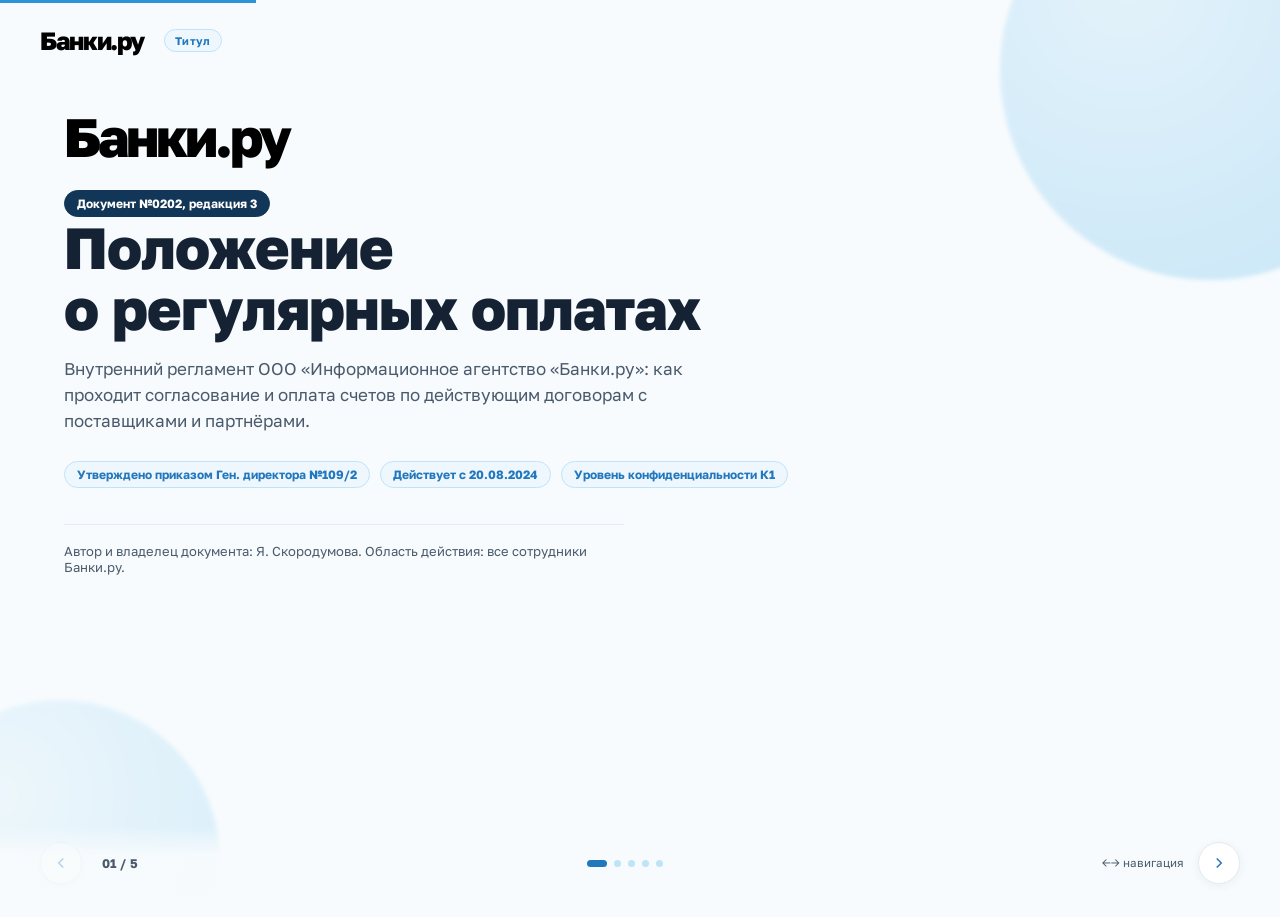
<file: regular-payments/index.html>
<!DOCTYPE html>
<html lang="ru">
<head>
<meta charset="UTF-8">
<meta name="viewport" content="width=device-width, initial-scale=1.0">
<title>Банки.ру: Положение о регулярных оплатах</title>
<link rel="preconnect" href="https://fonts.googleapis.com">
<link rel="preconnect" href="https://fonts.gstatic.com" crossorigin>
<link href="https://fonts.googleapis.com/css2?family=Golos+Text:wght@400;500;600;700;800&display=swap" rel="stylesheet">
<link rel="stylesheet" href="style.css?v=20260821-1">
</head>
<body>
<div id="progress"></div>
<div id="deck">
  <div class="bg-dots"></div>

  <section class="slide" data-title="Титул">
    <div class="slide-inner title-slide">
      <div class="big-logo">
        <span class="banki-text-logo big">Банки.ру</span>
      </div>
      <div class="pill dark">Документ №0202, редакция 3</div>
      <h1>Положение<br>о регулярных оплатах</h1>
      <p class="sub">Внутренний регламент ООО «Информационное агентство «Банки.ру»: как проходит согласование и оплата счетов по действующим договорам с поставщиками и партнёрами.</p>
      <div class="meta-row">
        <span class="pill">Утверждено приказом Ген. директора №109/2</span>
        <span class="pill">Действует с 20.08.2024</span>
        <span class="pill">Уровень конфиденциальности К1</span>
      </div>
      <div class="approver">Автор и владелец документа: Я. Скородумова. Область действия: все сотрудники Банки.ру.</div>
    </div>
  </section>

  <section class="slide" data-title="Цели и ответственные">
    <div class="slide-inner">
      <div class="eyebrow"><span class="num">1</span>Введение и ответственные</div>
      <h1 class="slide-title">Что описывает <span class="accent">Положение</span></h1>
      <p class="slide-sub">Документ описывает порядок регулярных оплат: согласование счетов и дополнительных соглашений, пролонгацию договоров в рамках ежедневной деятельности Банки.ру.</p>
      <p class="slide-sub" style="margin-top:-14px; font-weight:700; color:var(--ink);">Кликните по карточке: она перевернётся и покажет зону ответственности.</p>
      <div class="grid cols-3" id="rolesGrid"></div>
      <div class="card" style="margin-top:16px;"><p>Мониторинг своевременности актуализации настоящего Положения осуществляется <b style="color:var(--ink)">Комплаенс-контролёром</b>.</p></div>
    </div>
  </section>

  <section class="slide" data-title="Обязанности документооборота">
    <div class="slide-inner">
      <div class="eyebrow"><span class="num">2</span>Обязанности сотрудников документооборота</div>
      <h1 class="slide-title">От нового договора <span class="accent">до пролонгации</span></h1>

      <div class="tabbar" data-tabgroup="duty">
        <button class="tabbtn active" data-tab="d1">Новые партнёры</button>
        <button class="tabbtn" data-tab="d2">Действующие договоры</button>
        <button class="tabbtn" data-tab="d3">Пролонгация</button>
      </div>

      <div class="tabpanel active" data-panel="d1">
        <div class="grid cols-2">
          <div class="card"><h3>Внесение в Календарь</h3><p>При появлении нового Партнёра или договора с регулярными оплатами Сотрудник документооборота вносит информацию об оплате в Календарь оплат.</p></div>
          <div class="card"><h3>Дальнейший контроль</h3><p>Сотрудник документооборота, внёсший договор в Календарь, далее контролирует все последующие оплаты по этому договору.</p></div>
        </div>
      </div>

      <div class="tabpanel" data-panel="d2">
        <div class="flow" style="flex-wrap:wrap;">
          <div class="flow-step"><div class="fs-num">1</div><h4>Календарь оплат</h4><p>Информация о договорах и сроках оплаты вносится в Календарь оплат.</p></div>
          <div class="flow-arrow">→</div>
          <div class="flow-step"><div class="fs-num">2</div><h4>Заявка в Jira</h4><p>Менеджер заводит заявку на оплату в Jira, проект «Документооборот».</p></div>
          <div class="flow-arrow">→</div>
          <div class="flow-step"><div class="fs-num">3</div><h4>Счета от партнёра</h4><p>Иностранные партнёры на docflow@finplace.kz; остальные через ЭДО или docflow@banki.ru.</p></div>
          <div class="flow-arrow">→</div>
          <div class="flow-step"><div class="fs-num">4</div><h4>Загрузка и контроль</h4><p>Сотрудник документооборота загружает счёт в 1С и контролирует сроки согласования.</p></div>
        </div>
      </div>

      <div class="tabpanel" data-panel="d3">
        <div class="flow">
          <div class="flow-step"><div class="fs-num">1</div><h4>Уведомление за 30 дней</h4><p>За 30 календарных дней до окончания договора Менеджер или Поставщик/Партнёр направляет уведомление Сотруднику документооборота.</p></div>
          <div class="flow-arrow">→</div>
          <div class="flow-step"><div class="fs-num">2</div><h4>Новый договор или ДС</h4><p>Сотрудник документооборота согласовывает новый договор или дополнительное соглашение согласно Политике проведения тендеров.</p></div>
        </div>
      </div>
    </div>
  </section>

  <section class="slide" data-title="Проведение оплаты">
    <div class="slide-inner">
      <div class="eyebrow"><span class="num">3</span>Проведение оплаты</div>
      <h1 class="slide-title">Один рабочий <span class="accent">день оплаты</span></h1>

      <div class="tabbar" data-tabgroup="pay">
        <button class="tabbtn active" data-tab="p1">Обычный процесс</button>
        <button class="tabbtn" data-tab="p2">Иностранные партнёры</button>
      </div>

      <div class="tabpanel active" data-panel="p1">
        <p class="slide-sub" style="margin-top:0;">Всё время указано по московскому часовому пояс.</p>
        <div class="ladder">
          <div class="ladder-item"><div class="ladder-amt">До 15:00</div><div class="ladder-txt">Сотрудник документооборота заводит заявку на оплату в 1С.</div></div>
          <div class="ladder-item"><div class="ladder-amt">До 16:00</div><div class="ladder-txt">Руководитель ЦФО согласовывает или отклоняет заявку.</div></div>
          <div class="ladder-item"><div class="ladder-amt">До 17:30</div><div class="ladder-txt">Бухгалтерия и Финансовый департамент согласовывают заявку.</div></div>
          <div class="ladder-item"><div class="ladder-amt">До 11:00<br>след. дня</div><div class="ladder-txt">Генеральный директор согласовывает или отклоняет заявку.</div></div>
          <div class="ladder-item"><div class="ladder-amt">До 17:00</div><div class="ladder-txt">Бухгалтерия формирует и согласовывает реестр платежей.</div></div>
        </div>
      </div>

      <div class="tabpanel" data-panel="p2">
        <p class="slide-sub" style="margin-top:0;">Инициатор заранее проверяет, принимает ли российское юридическое лицо карту, выпущенную в Казахстане.</p>
        <div class="flow" style="flex-wrap:wrap;">
          <div class="flow-step"><div class="fs-num">1</div><h4>Карта принимается</h4><p>Процесс проводится в обычном режиме.</p></div>
          <div class="flow-arrow">→</div>
          <div class="flow-step"><div class="fs-num">2</div><h4>Карта не принимается</h4><p>Инициатор указывает это при направлении на согласование.</p></div>
          <div class="flow-arrow">→</div>
          <div class="flow-step"><div class="fs-num">3</div><h4>Отправка на согласование</h4><p>Счёт направляется с docflow@finplace.kz Главному бухгалтеру, Финансовому департаменту и Казначею.</p></div>
        </div>
      </div>
    </div>
  </section>

  <section class="slide" data-title="Руководители ЦФО и контакты">
    <div class="slide-inner">
      <div class="eyebrow"><span class="num">✓</span>Список руководителей ЦФО</div>
      <h1 class="slide-title">Кто <span class="accent">согласовывает</span> по направлениям</h1>
      <table class="dtable">
        <tr><th>Направление</th><th>Согласующий</th></tr>
        <tr><td>General</td><td>Финансовый контролёр / Финансовый директор</td></tr>
        <tr><td>HR</td><td>Директор HR</td></tr>
        <tr><td>АХО</td><td>Руководитель отдела по корпоративному взаимодействию</td></tr>
        <tr><td>Департамент развития бизнеса</td><td>Директор департамента развития бизнеса, Финансовый директор</td></tr>
        <tr><td>ДИТ</td><td>Директор информационного департамента</td></tr>
        <tr><td>Информационная безопасность</td><td>Руководитель службы информационной безопасности</td></tr>
        <tr><td>Коммерция</td><td>Коммерческий директор</td></tr>
        <tr><td>Маркетинг</td><td>Директор департамента маркетинга</td></tr>
      </table>
      <div class="grid cols-2" style="margin-top:16px;">
        <div class="card">
          <div class="icon-badge"><svg viewBox="0 0 24 24" fill="none" stroke="currentColor" stroke-width="1.8"><rect x="3" y="5" width="18" height="14" rx="2"/><path d="M3 7l9 6 9-6"/></svg></div>
          <h3>docflow@banki.ru</h3>
          <p>Счета и закрывающие документы от всех партнёров, кроме иностранных.</p>
        </div>
        <div class="card">
          <div class="icon-badge"><svg viewBox="0 0 24 24" fill="none" stroke="currentColor" stroke-width="1.8"><rect x="3" y="5" width="18" height="14" rx="2"/><path d="M3 7l9 6 9-6"/></svg></div>
          <h3>docflow@finplace.kz</h3>
          <p>Документы и согласование оплаты для иностранных партнёров.</p>
        </div>
      </div>
    </div>
  </section>

</div>

<div id="hud">
  <div class="navgroup">
    <button class="navbtn" id="prevBtn" title="Предыдущий слайд">
      <svg width="18" height="18" viewBox="0 0 24 24" fill="none" stroke="currentColor" stroke-width="2"><path d="M15 18l-6-6 6-6"/></svg>
    </button>
    <div id="counter">01 / 05</div>
  </div>
  <div id="dots"></div>
  <div class="navgroup">
    <span style="font-size:11.5px; color:var(--ink-soft); margin-right:4px;">←→ навигация</span>
    <button class="navbtn" id="nextBtn" title="Следующий слайд">
      <svg width="18" height="18" viewBox="0 0 24 24" fill="none" stroke="currentColor" stroke-width="2"><path d="M9 6l6 6-6 6"/></svg>
    </button>
  </div>
</div>

<div class="brand">
  <span class="banki-text-logo small">Банки.ру</span>
  <div class="doc-tag" id="slideTag">Титул</div>
</div>
<script src="script.js?v=20260821-1"></script>
</body>
</html>
</file>
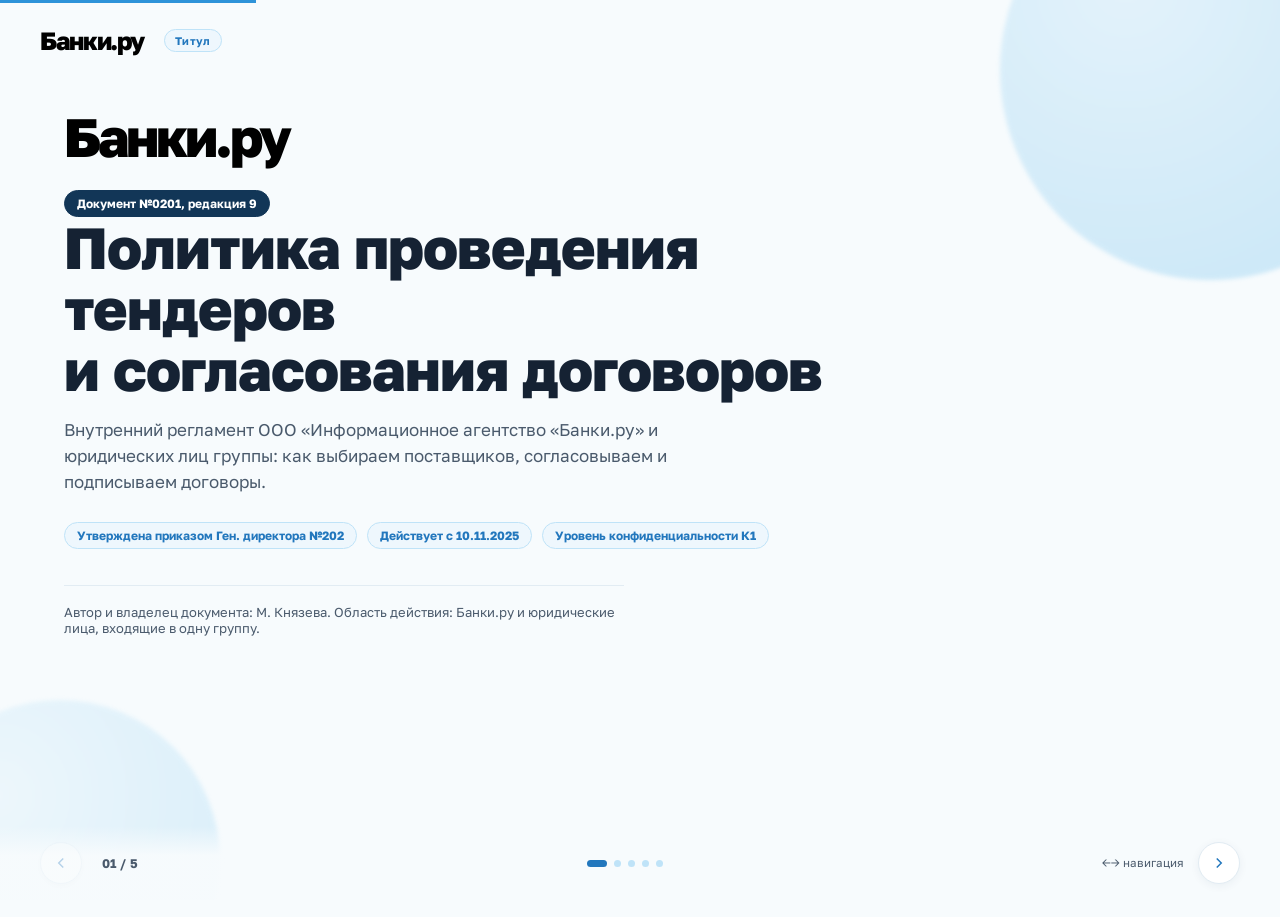
<file: tender-policy/index.html>
<!DOCTYPE html>
<html lang="ru">
<head>
<meta charset="UTF-8">
<meta name="viewport" content="width=device-width, initial-scale=1.0">
<title>Банки.ру: Политика проведения тендеров и согласования договоров</title>
<link rel="preconnect" href="https://fonts.googleapis.com">
<link rel="preconnect" href="https://fonts.gstatic.com" crossorigin>
<link href="https://fonts.googleapis.com/css2?family=Golos+Text:wght@400;500;600;700;800&display=swap" rel="stylesheet">
<link rel="stylesheet" href="style.css?v=20260821-1">
</head>
<body>
<div id="progress"></div>
<div id="deck">
  <div class="bg-dots"></div>

  <section class="slide" data-title="Титул">
    <div class="slide-inner title-slide">
      <div class="big-logo">
        <span class="banki-text-logo big">Банки.ру</span>
      </div>
      <div class="pill dark">Документ №0201, редакция 9</div>
      <h1>Политика проведения тендеров<br>и согласования договоров</h1>
      <p class="sub">Внутренний регламент ООО «Информационное агентство «Банки.ру» и юридических лиц группы: как выбираем поставщиков, согласовываем и подписываем договоры.</p>
      <div class="meta-row">
        <span class="pill">Утверждена приказом Ген. директора №202</span>
        <span class="pill">Действует с 10.11.2025</span>
        <span class="pill">Уровень конфиденциальности К1</span>
      </div>
      <div class="approver">Автор и владелец документа: М. Князева. Область действия: Банки.ру и юридические лица, входящие в одну группу.</div>
    </div>
  </section>

  <section class="slide" data-title="Цели и роли">
    <div class="slide-inner">
      <div class="eyebrow"><span class="num">1</span>Введение и участники</div>
      <h1 class="slide-title">Что регулирует <span class="accent">Политика</span></h1>
      <p class="slide-sub">Настоящая Политика определяет, как Банки.ру выбирает поставщиков и согласовывает договоры: соответствие продуктов и услуг потребностям бизнеса, контроль бюджета и юридическая чистота оформления. Распространяется на Банки.ру и все юридические лица группы.</p>
      <p class="slide-sub" style="margin-top:-14px; font-weight:700; color:var(--ink);">Кликните по карточке: она перевернётся и покажет зону ответственности.</p>
      <div class="grid cols-4" id="rolesGrid"></div>
    </div>
  </section>

  <section class="slide" data-title="Согласование договоров">
    <div class="slide-inner">
      <div class="eyebrow"><span class="num">2</span>Согласование договоров</div>
      <h1 class="slide-title">Доходные <span class="accent">и расходные</span> договоры</h1>
      <p class="slide-sub">Доходные, по которым Банки.ру оказывает услуги; расходные, по которым Банки.ру приобретает товары, работы, услуги.</p>

      <div class="tabbar" data-tabgroup="ct">
        <button class="tabbtn active" data-tab="c1">Доходные договоры</button>
        <button class="tabbtn" data-tab="c2">Расходные договоры</button>
      </div>

      <div class="tabpanel active" data-panel="c1">
        <div class="flow" style="flex-wrap:wrap;">
          <div class="flow-step"><div class="fs-num">1</div><h4>Задача на оформление</h4><p>Инициатор (КАМ/BDM) ставит задачу группе оформления.</p></div>
          <div class="flow-arrow">→</div>
          <div class="flow-step"><div class="fs-num">2</div><h4>Драфт партнёру</h4><p>Группа оформления направляет драфт партнёру, в копии Legal@banki.ru.</p></div>
          <div class="flow-arrow">→</div>
          <div class="flow-step"><div class="fs-num">3</div><h4>Правки юриста</h4><p>Юрист вносит правки и ставит срок 2–3 дня, цикл повторяется до согласования.</p></div>
          <div class="flow-arrow">→</div>
          <div class="flow-step"><div class="fs-num">4</div><h4>Финал и подписание</h4><p>Финальная версия сохраняется в Jira; подписание на стороне группы оформления.</p></div>
        </div>
      </div>

      <div class="tabpanel" data-panel="c2">
        <div class="flow" style="flex-wrap:wrap;">
          <div class="flow-step"><div class="fs-num">1</div><h4>Чек-лист</h4><p>Инициатор проверяет форму договора по чек-листу (Приложение 7).</p></div>
          <div class="flow-arrow">→</div>
          <div class="flow-step"><div class="fs-num">2</div><h4>Тендер</h4><p>Прикладывается протокол Тендерного комитета либо Сравнительная таблица, если сумма менее 1 500 000 ₽.</p></div>
          <div class="flow-arrow">→</div>
          <div class="flow-step"><div class="fs-num">3</div><h4>Согласование в 1С</h4><p>Все подразделения согласовывают параллельно; ЮД — до 4 рабочих дней.</p></div>
          <div class="flow-arrow">→</div>
          <div class="flow-step"><div class="fs-num">4</div><h4>Подписание</h4><p>Сначала подписывает Банки.ру, затем Поставщик.</p></div>
        </div>
      </div>
    </div>
  </section>

  <section class="slide" data-title="Тендер и комитет">
    <div class="slide-inner">
      <div class="eyebrow"><span class="num">3</span>Выбор поставщика</div>
      <h1 class="slide-title">Тендер проводится <span class="accent">всегда</span></h1>
      <p class="slide-sub">Независимо от суммы Договора. Пороговые суммы определяют, кто дополнительно включается в процесс.</p>
      <div class="ladder">
        <div class="ladder-item"><div class="ladder-amt">&lt; 1,5 млн ₽</div><div class="ladder-txt">Достаточно <b>Сравнительной таблицы</b> минимум от 3 поставщиков.</div></div>
        <div class="ladder-item"><div class="ladder-amt">≥ 1,5 млн ₽ / год</div><div class="ladder-txt">Поставщика утверждает <b>Тендерный комитет</b>.</div></div>
        <div class="ladder-item"><div class="ladder-amt">≥ 5 млн ₽ / год</div><div class="ladder-txt">Копия Запроса направляется в <b>compliance@banki.ru</b>.</div></div>
        <div class="ladder-item"><div class="ladder-amt">≥ 10 млн ₽ / год</div><div class="ladder-txt"><b>Комплаенс-контролёр</b> участвует в выборе поставщика.</div></div>
        <div class="ladder-item"><div class="ladder-amt">≥ 50 000 $ / год</div><div class="ladder-txt">Требуется утверждение <b>Единственным участником Банки.ру</b>.</div></div>
      </div>
      <div class="card" style="margin-top:16px;">
        <h3>Тендерный комитет</h3>
        <p>Председатель, Директор Департамента правового сопровождения, Финансовый директор, Директор Департамента информационной безопасности, Руководитель Отдела по корпоративному взаимодействию, Комплаенс-контролёр. Решение принимается простым большинством при кворуме ≥ 50% членов.</p>
      </div>
    </div>
  </section>

  <section class="slide" data-title="Итоги и контакты">
    <div class="slide-inner">
      <div class="eyebrow"><span class="num">✓</span>В заключение</div>
      <h1 class="slide-title">Контакты и <span class="accent">типовые формы</span></h1>
      <div class="grid cols-3">
        <div class="card">
          <div class="icon-badge"><svg viewBox="0 0 24 24" fill="none" stroke="currentColor" stroke-width="1.8"><rect x="3" y="5" width="18" height="14" rx="2"/><path d="M3 7l9 6 9-6"/></svg></div>
          <h3>legal@banki.ru</h3>
          <p>Юридический департамент: согласование, расторжение, возврат средств.</p>
        </div>
        <div class="card">
          <div class="icon-badge"><svg viewBox="0 0 24 24" fill="none" stroke="currentColor" stroke-width="1.8"><rect x="3" y="5" width="18" height="14" rx="2"/><path d="M3 7l9 6 9-6"/></svg></div>
          <h3>compliance@banki.ru</h3>
          <p>Комплаенс-контролёр: крупные тендеры от 5 млн ₽ в год.</p>
        </div>
        <div class="card">
          <div class="icon-badge"><svg viewBox="0 0 24 24" fill="none" stroke="currentColor" stroke-width="1.8"><rect x="3" y="5" width="18" height="14" rx="2"/><path d="M3 7l9 6 9-6"/></svg></div>
          <h3>docflow@banki.ru</h3>
          <p>Отдел по корпоративному взаимодействию: документооборот и акты.</p>
        </div>
      </div>
      <p class="slide-sub" style="margin-top:20px; margin-bottom:10px; font-weight:700; color:var(--ink);">10 типовых форм: кликните по карточке, чтобы увидеть описание.</p>
      <div class="app-grid" id="appGrid"></div>
      <div class="card" id="appDetail">
        <h3 id="appDetailTitle"></h3>
        <p id="appDetailText"></p>
      </div>
    </div>
  </section>

</div>

<div id="hud">
  <div class="navgroup">
    <button class="navbtn" id="prevBtn" title="Предыдущий слайд">
      <svg width="18" height="18" viewBox="0 0 24 24" fill="none" stroke="currentColor" stroke-width="2"><path d="M15 18l-6-6 6-6"/></svg>
    </button>
    <div id="counter">01 / 05</div>
  </div>
  <div id="dots"></div>
  <div class="navgroup">
    <span style="font-size:11.5px; color:var(--ink-soft); margin-right:4px;">←→ навигация</span>
    <button class="navbtn" id="nextBtn" title="Следующий слайд">
      <svg width="18" height="18" viewBox="0 0 24 24" fill="none" stroke="currentColor" stroke-width="2"><path d="M9 6l6 6-6 6"/></svg>
    </button>
  </div>
</div>

<div class="brand">
  <span class="banki-text-logo small">Банки.ру</span>
  <div class="doc-tag" id="slideTag">Титул</div>
</div>
<script src="script.js?v=20260821-1"></script>
</body>
</html>
</file>
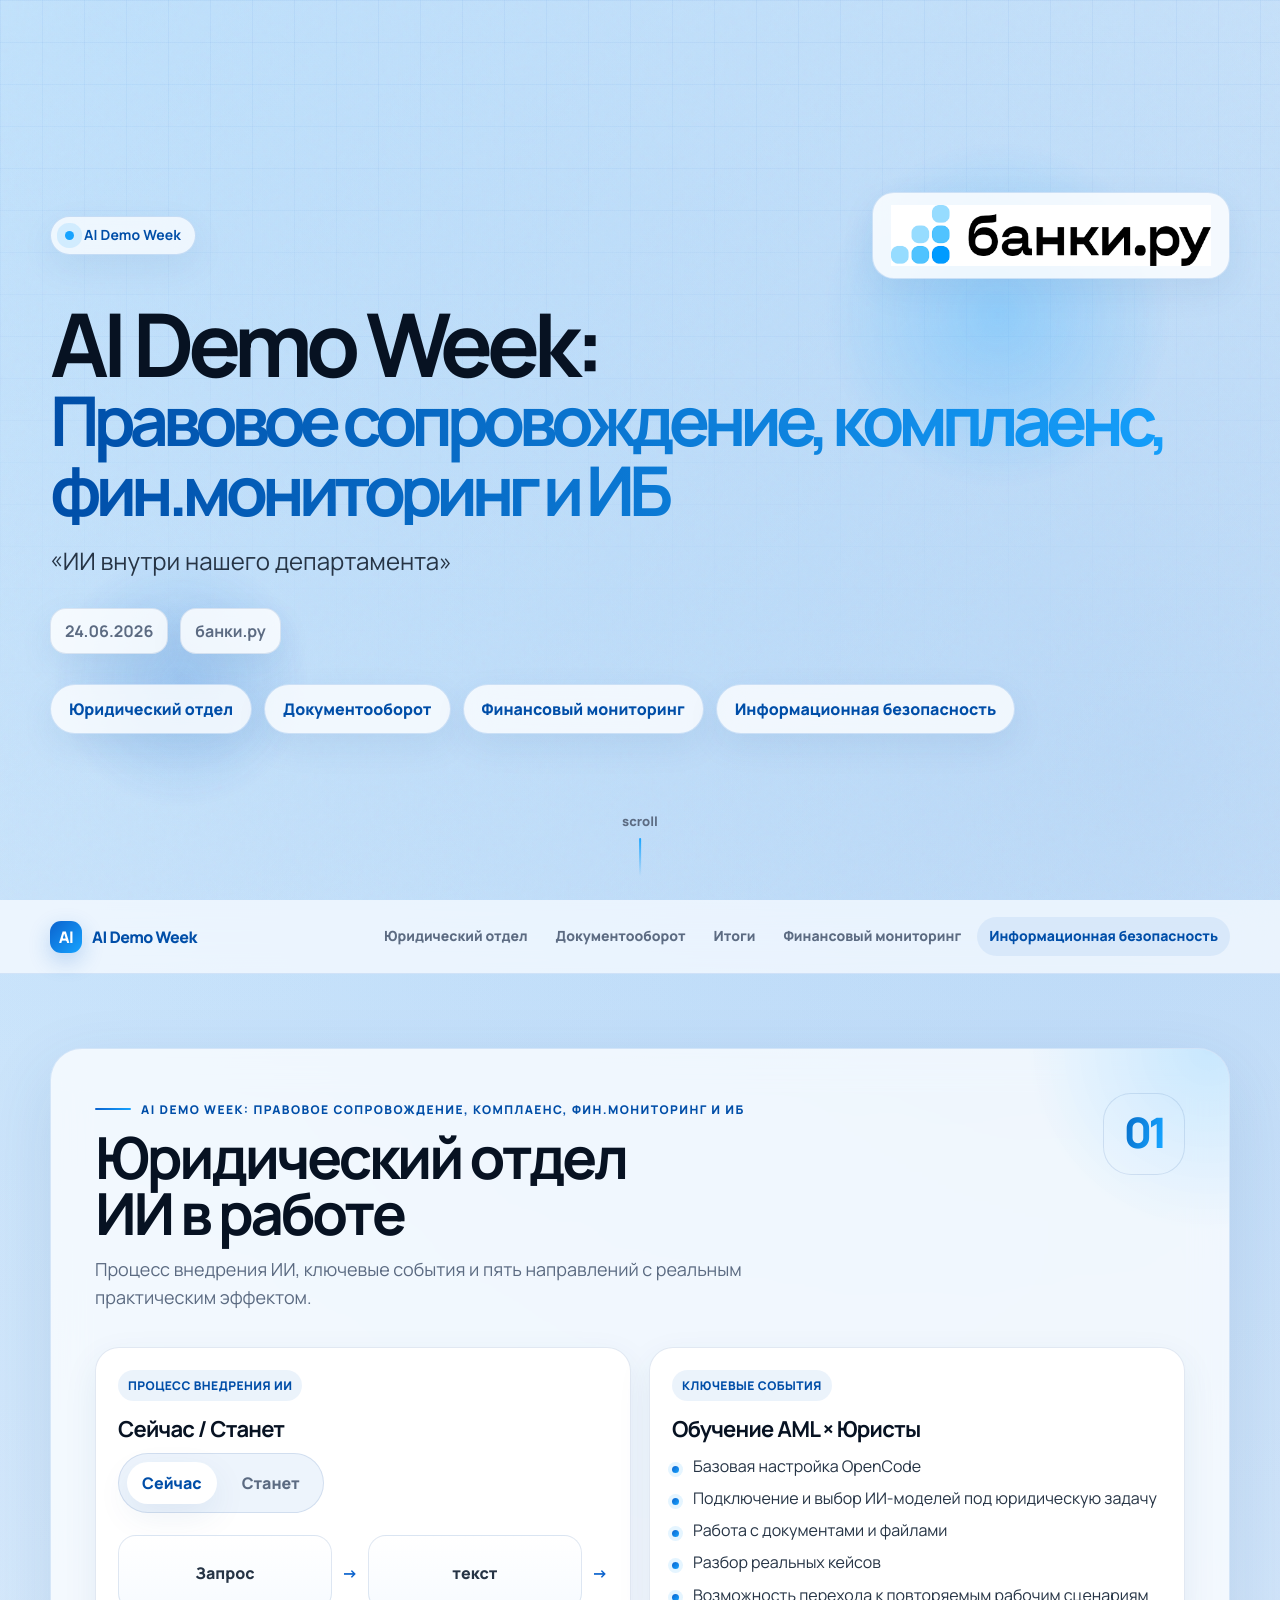
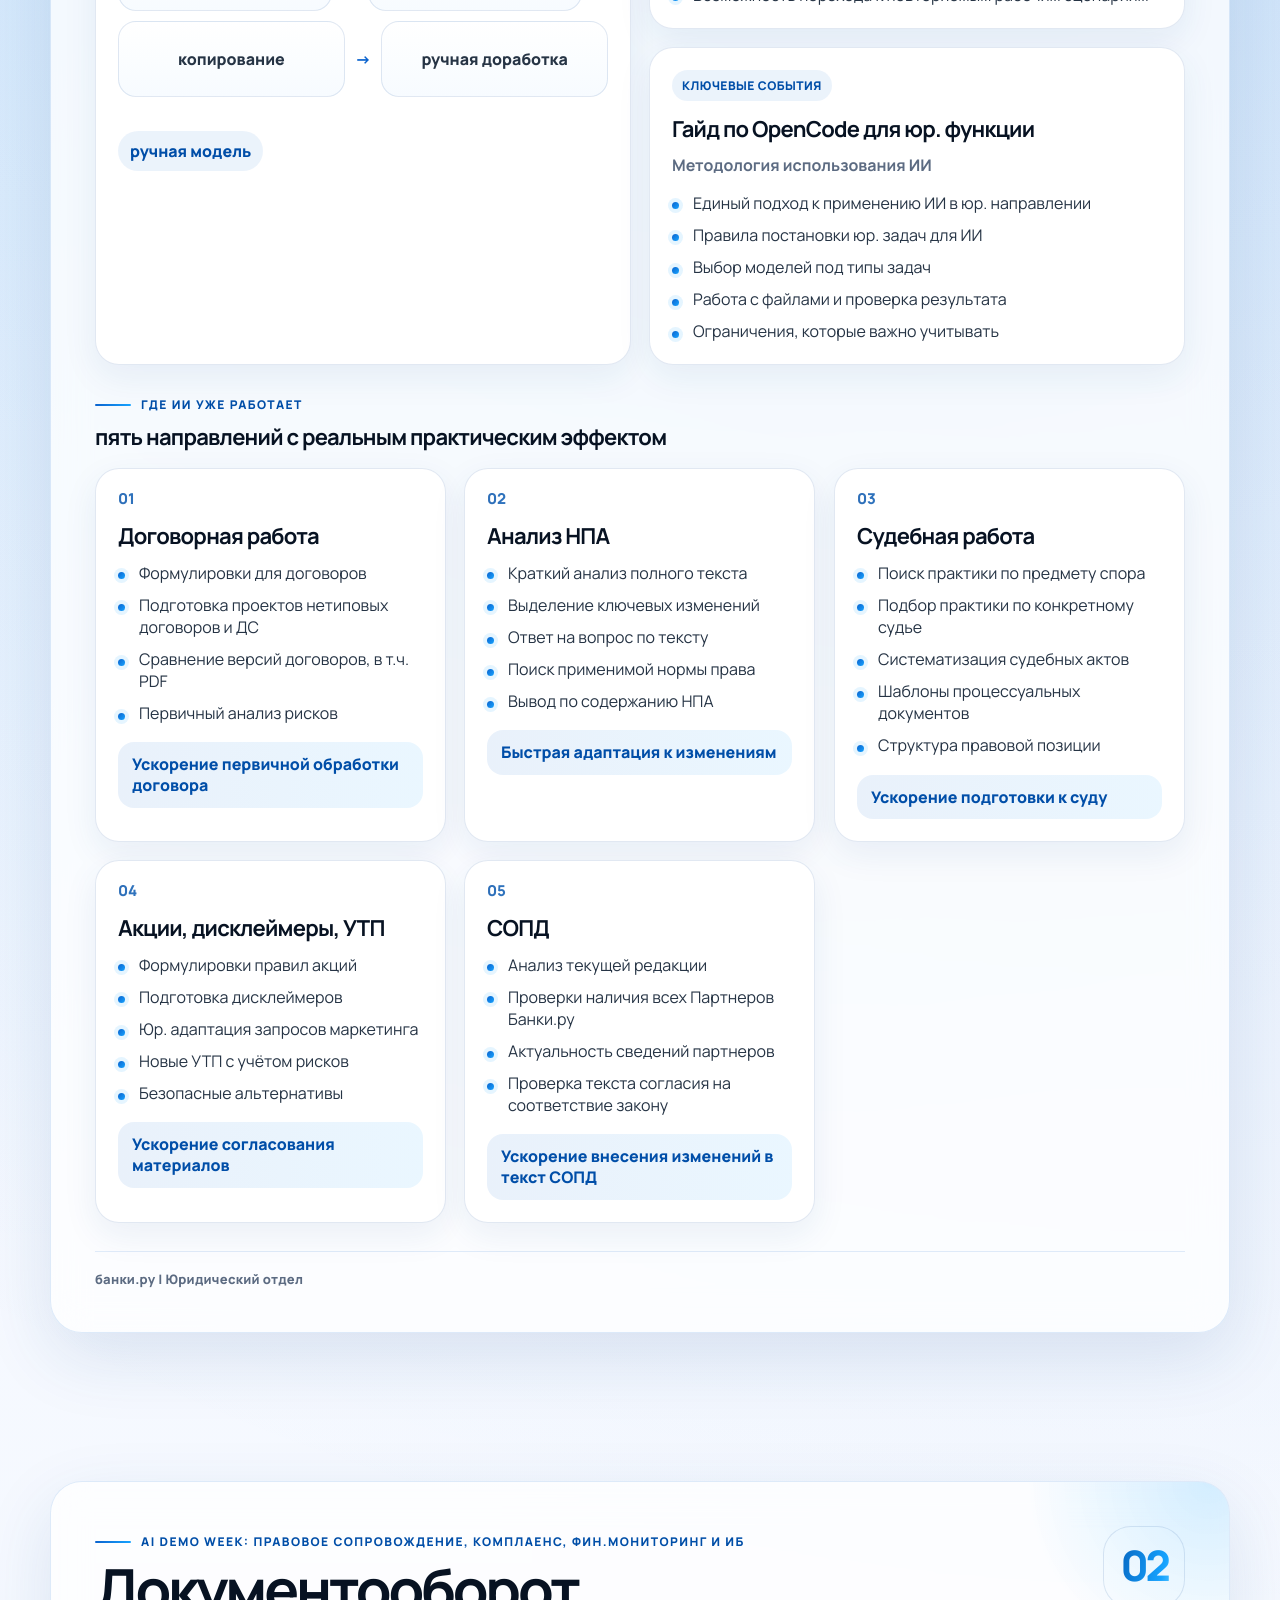
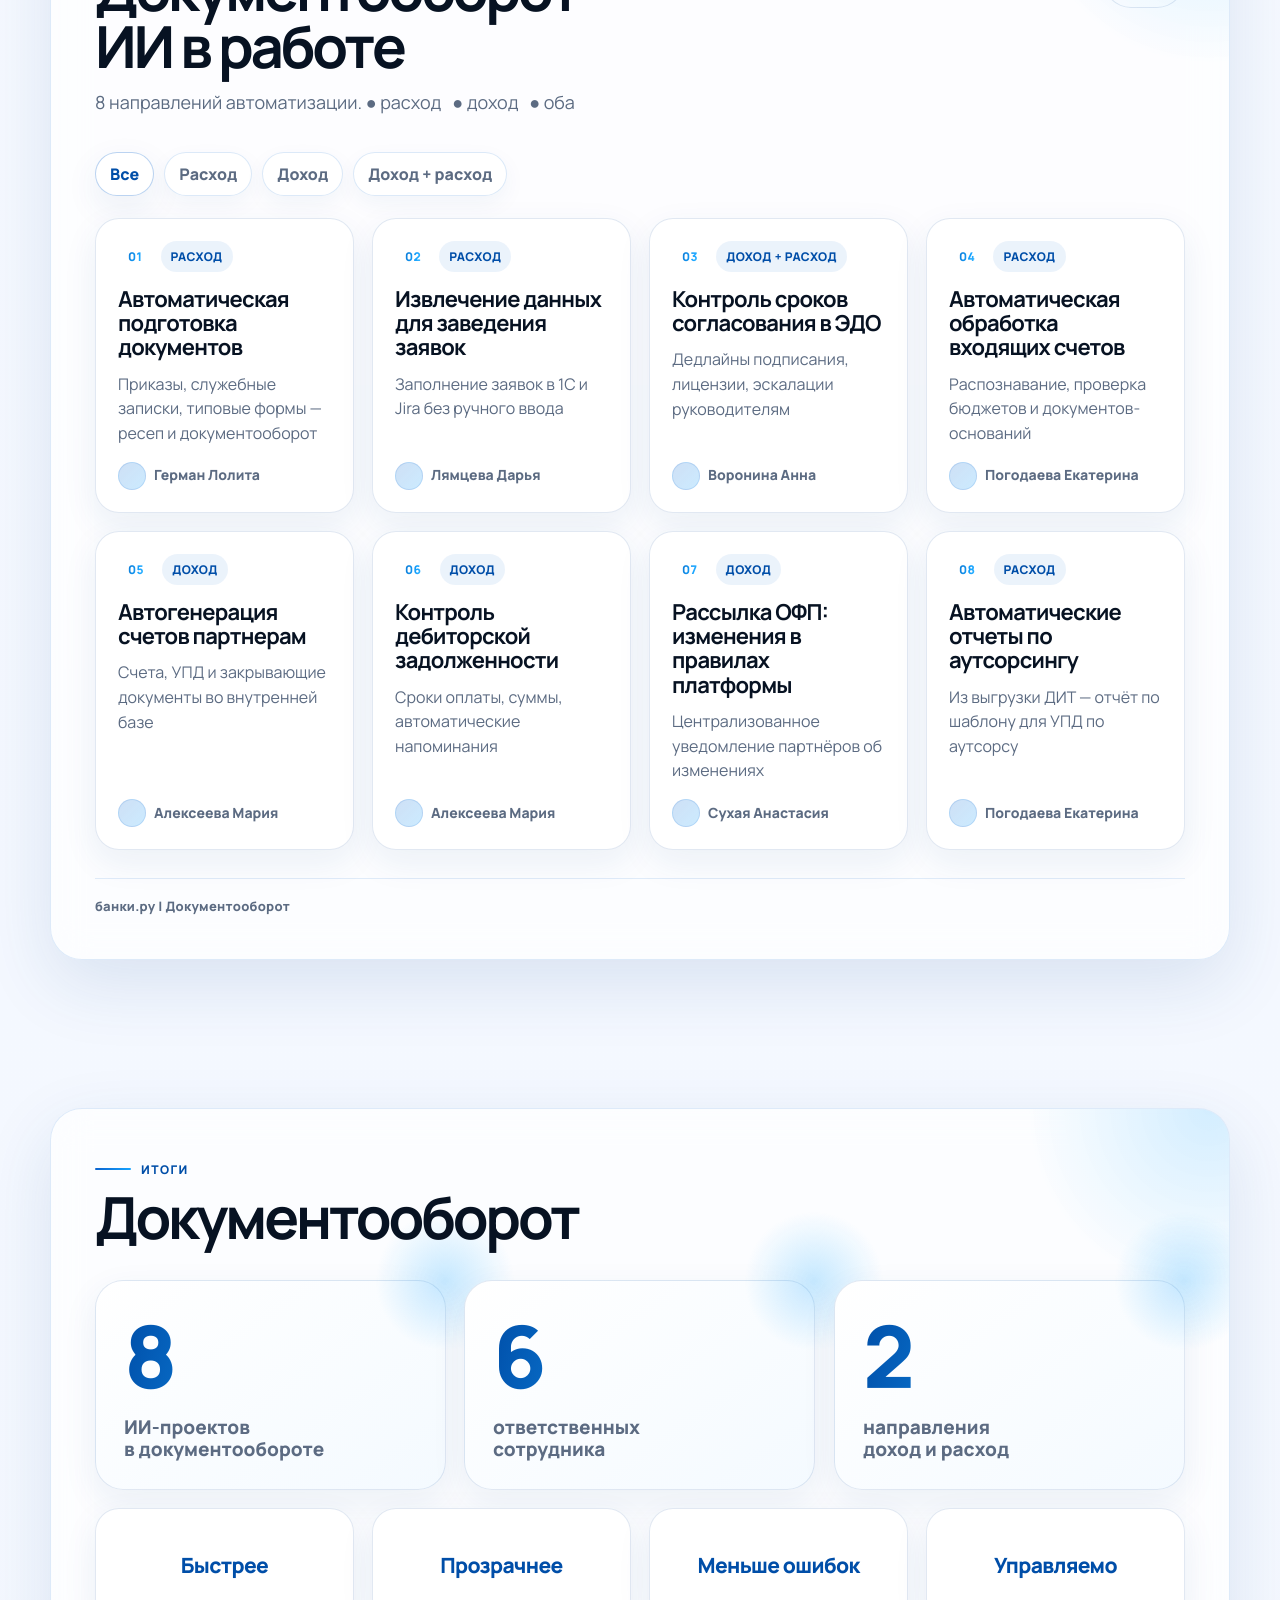
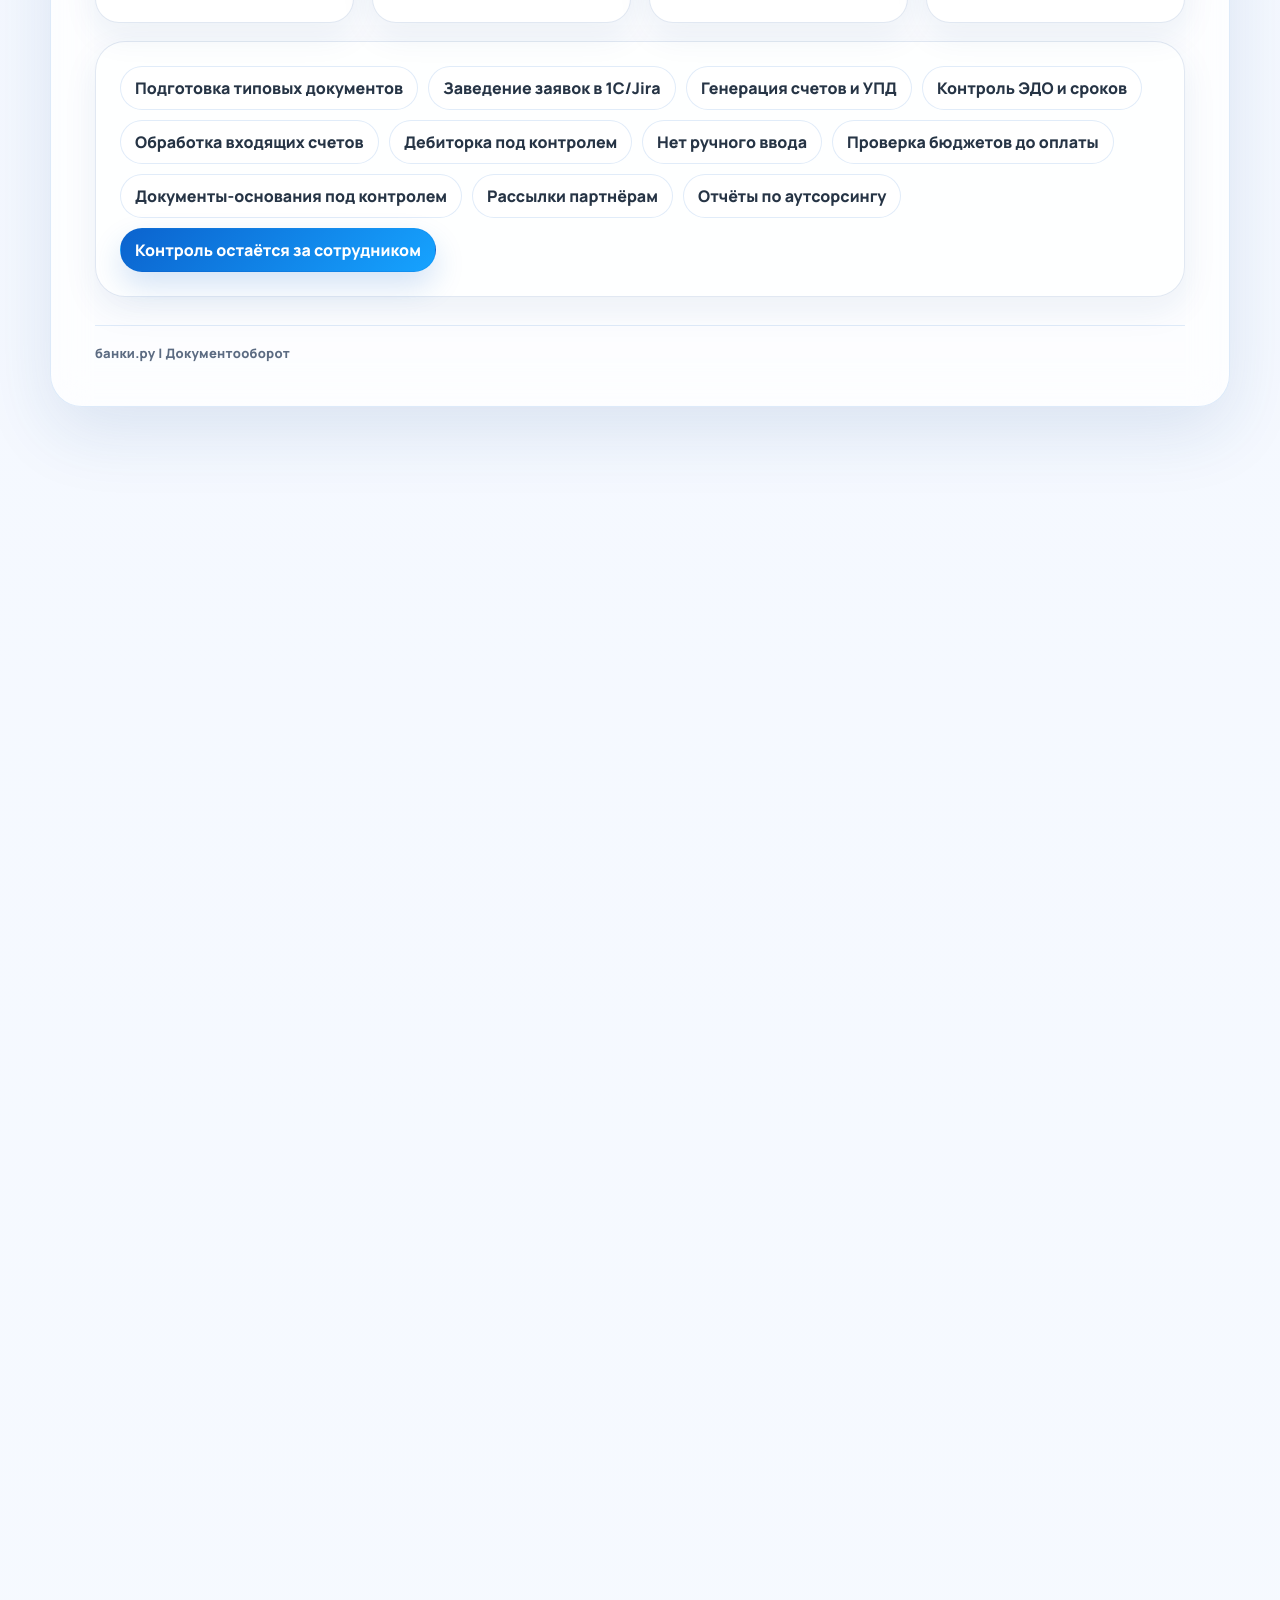
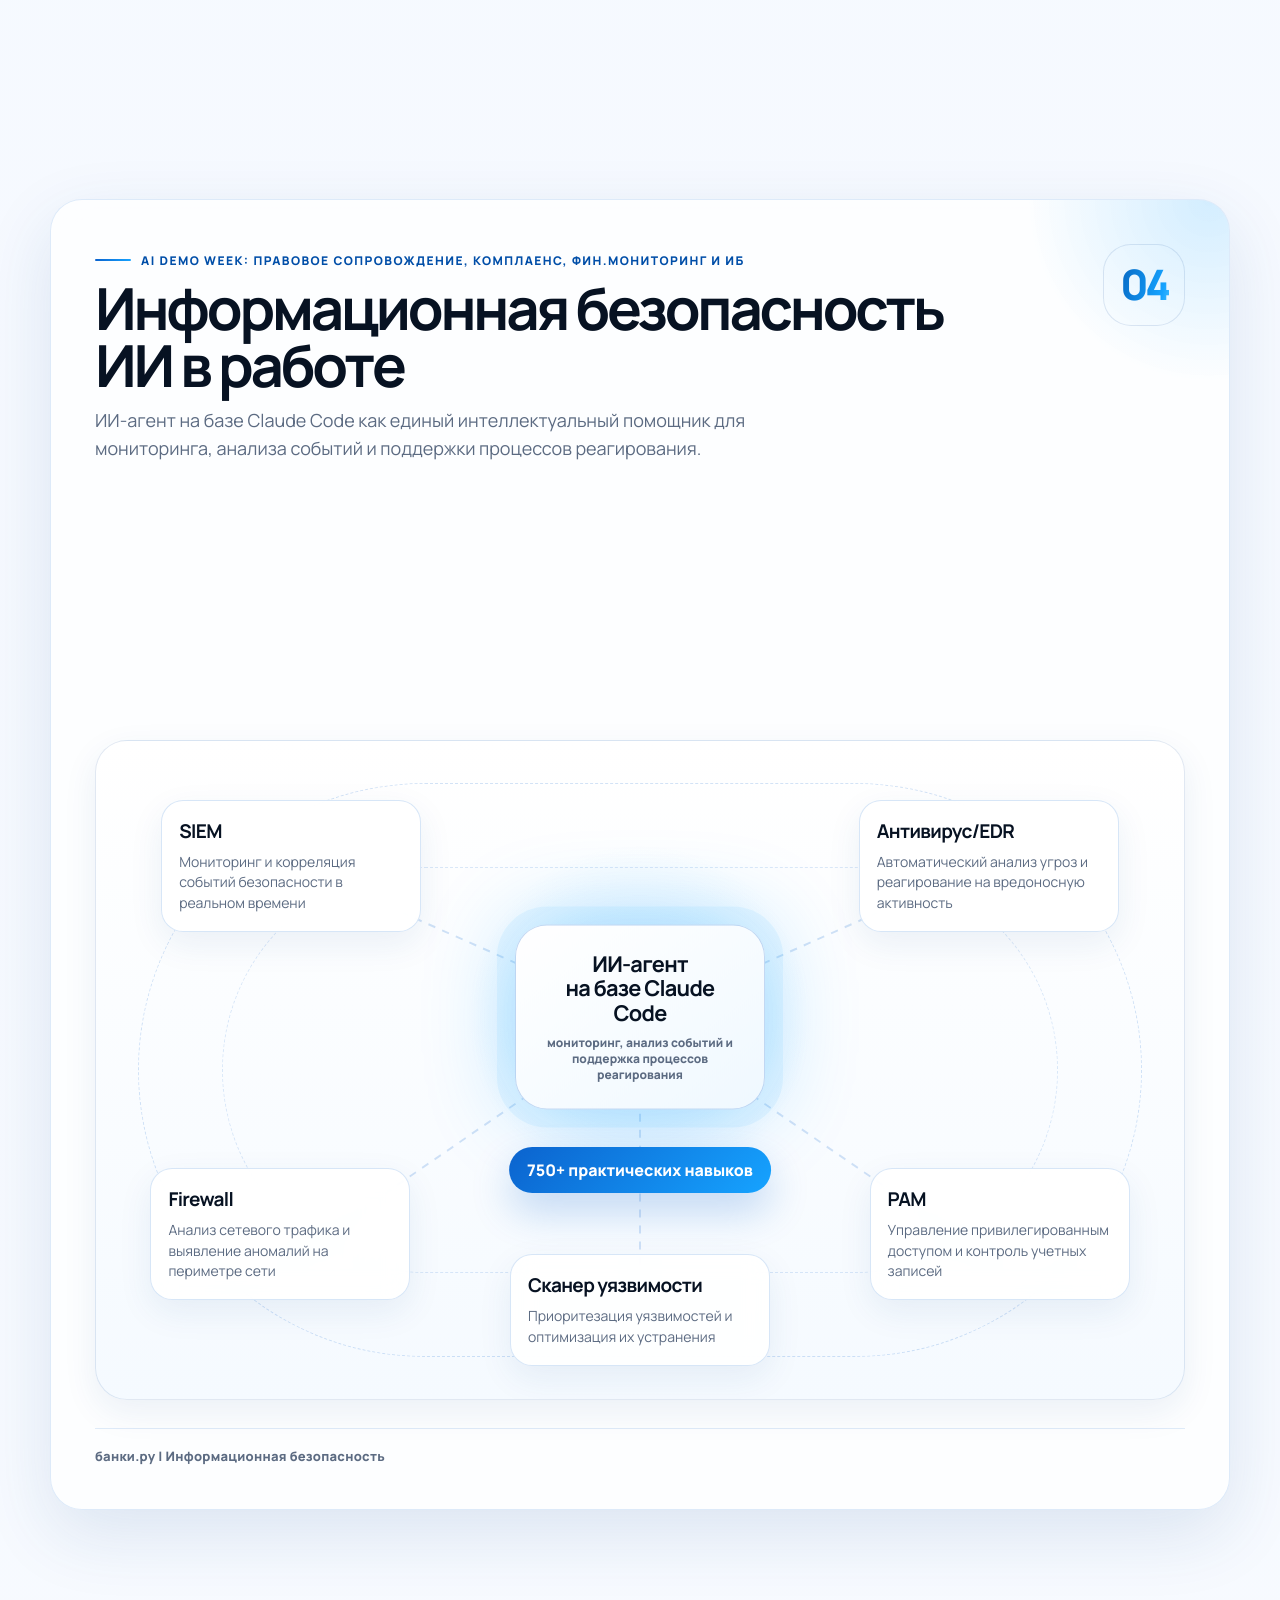
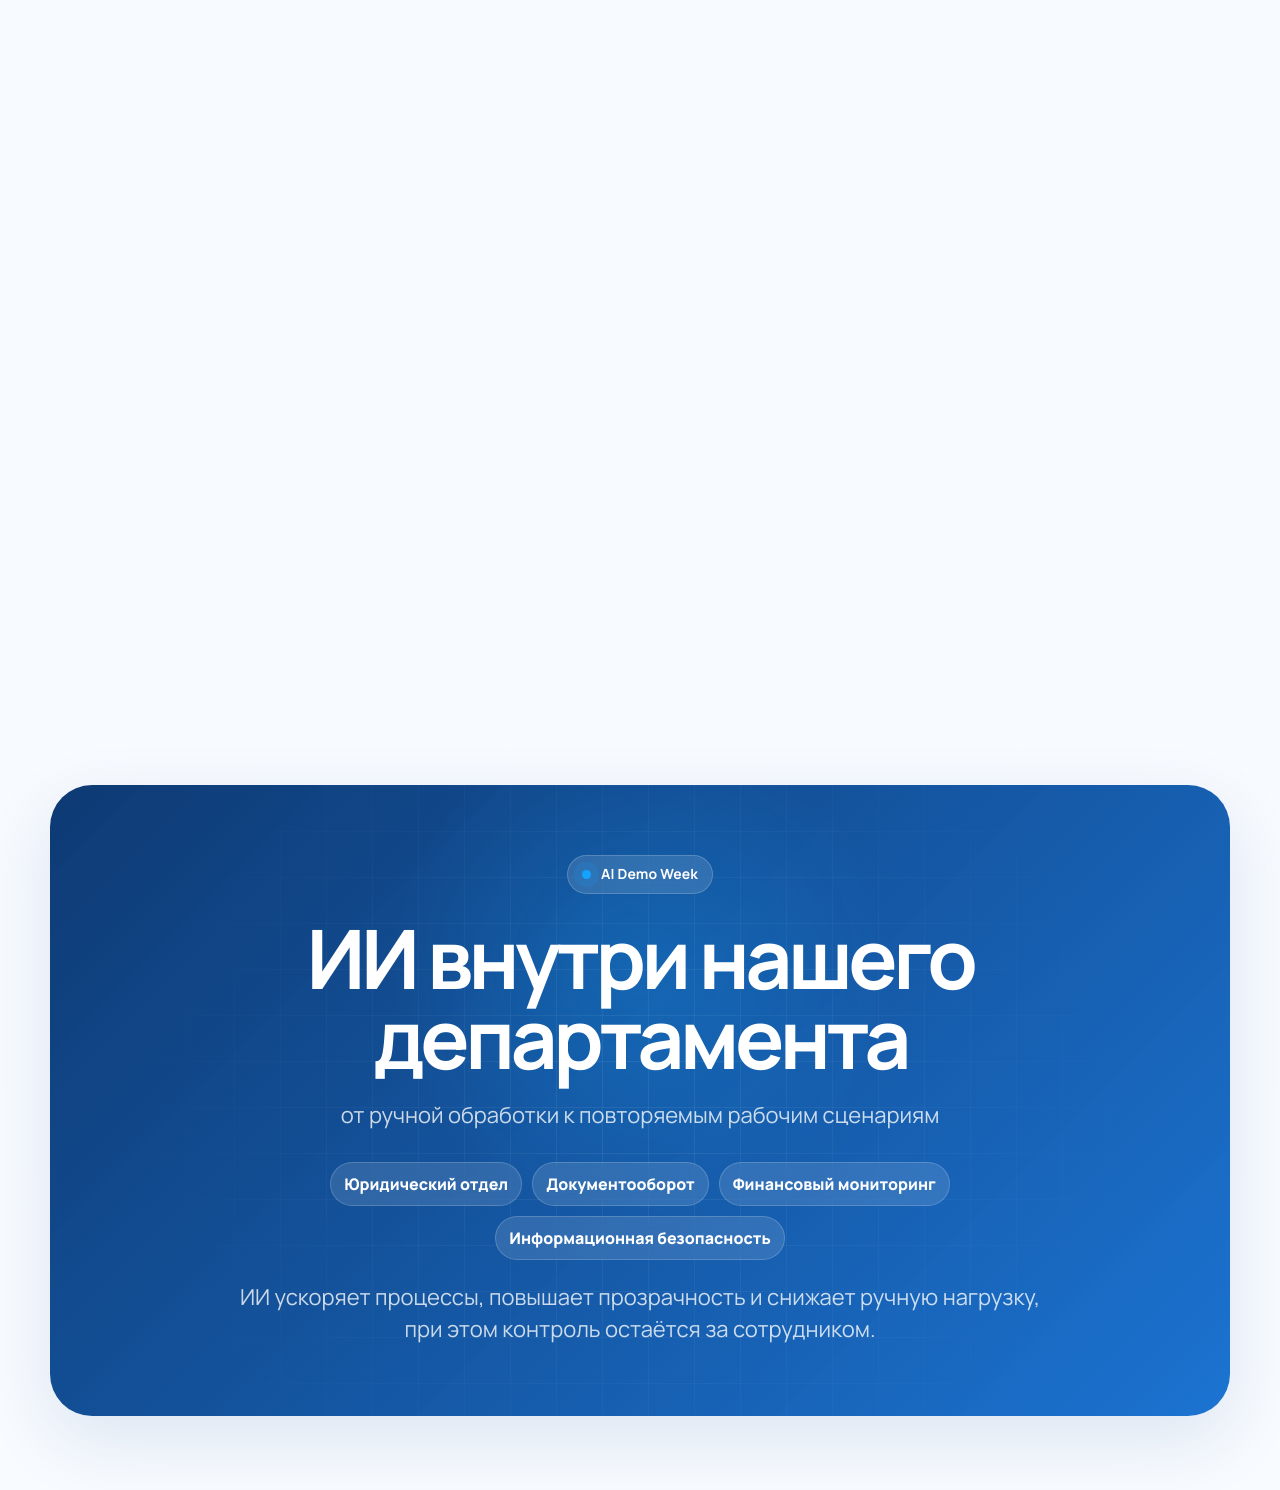
<file: AI_Demo_Week_Department_fin_fixed.html>
<!DOCTYPE html>
<html lang="ru">
<head>
  <meta charset="UTF-8" />
  <meta name="viewport" content="width=device-width, initial-scale=1.0, viewport-fit=cover" />
  <meta name="theme-color" content="#f4f8ff" />
  <title>AI Demo Week — ИИ внутри нашего департамента</title>
  <link rel="preconnect" href="https://fonts.googleapis.com">
  <link rel="preconnect" href="https://fonts.gstatic.com" crossorigin>
  <link href="https://fonts.googleapis.com/css2?family=Manrope:wght@400;500;600;700;800;900&display=swap" rel="stylesheet">
  <style>
    :root {
      --bg: #f4f8ff;
      --bg-2: #eef5ff;
      --surface: rgba(255, 255, 255, 0.82);
      --surface-strong: #ffffff;
      --ink: #111827;
      --muted: #5c6b82;
      --soft: #dbe8fb;
      --line: rgba(25, 76, 154, 0.13);
      --brand: #0b63ce;
      --brand-2: #16a3ff;
      --brand-3: #004ea8;
      --graphite: #263445;
      --success: #16a085;
      --warning: #f0a400;
      --shadow: 0 24px 70px rgba(21, 72, 143, 0.12);
      --shadow-soft: 0 12px 34px rgba(21, 72, 143, 0.08);
      --radius-xl: 32px;
      --radius-lg: 24px;
      --radius-md: 18px;
      --radius-sm: 12px;
      --max: 1180px;
      --nav-h: 74px;
    }

    * {
      box-sizing: border-box;
    }

    html {
      scroll-behavior: smooth;
    }

    body {
      margin: 0;
      font-family: "Manrope", Inter, -apple-system, BlinkMacSystemFont, "Segoe UI", Roboto, Arial, sans-serif;
      color: var(--ink);
      background:
        radial-gradient(circle at 10% 0%, rgba(22, 163, 255, 0.18), transparent 30%),
        radial-gradient(circle at 90% 8%, rgba(11, 99, 206, 0.18), transparent 28%),
        linear-gradient(180deg, #f9fbff 0%, var(--bg) 44%, #f8fbff 100%);
      overflow-x: hidden;
    }

    body::before {
      content: "";
      position: fixed;
      inset: 0;
      pointer-events: none;
      background-image:
        linear-gradient(rgba(11, 99, 206, 0.055) 1px, transparent 1px),
        linear-gradient(90deg, rgba(11, 99, 206, 0.055) 1px, transparent 1px);
      background-size: 42px 42px;
      mask-image: linear-gradient(to bottom, rgba(0,0,0,0.9), transparent 78%);
      z-index: -2;
    }

    a {
      color: inherit;
      text-decoration: none;
    }

    button {
      font: inherit;
    }

    .page-progress {
      position: fixed;
      top: 0;
      left: 0;
      height: 4px;
      width: 0%;
      z-index: 1000;
      background: linear-gradient(90deg, var(--brand), var(--brand-2));
      box-shadow: 0 0 22px rgba(22, 163, 255, 0.45);
    }

    .noise {
      position: fixed;
      inset: 0;
      pointer-events: none;
      opacity: 0.035;
      z-index: -1;
      background-image: url("data:image/svg+xml,%3Csvg viewBox='0 0 200 200' xmlns='http://www.w3.org/2000/svg'%3E%3Cfilter id='n'%3E%3CfeTurbulence type='fractalNoise' baseFrequency='.8' numOctaves='4' stitchTiles='stitch'/%3E%3C/filter%3E%3Crect width='200' height='200' filter='url(%23n)' opacity='.8'/%3E%3C/svg%3E");
    }

    .container {
      width: min(var(--max), calc(100% - 48px));
      margin: 0 auto;
    }

    .hero {
      position: relative;
      min-height: 100vh;
      display: grid;
      align-items: center;
      padding: 86px 0 60px;
      overflow: hidden;
    }

    .hero-orb {
      position: absolute;
      border-radius: 999px;
      filter: blur(6px);
      opacity: 0.85;
      pointer-events: none;
    }

    .hero-orb.one {
      width: 360px;
      height: 360px;
      right: 8%;
      top: 15%;
      background: radial-gradient(circle, rgba(22, 163, 255, 0.32), transparent 68%);
    }

    .hero-orb.two {
      width: 260px;
      height: 260px;
      left: 4%;
      bottom: 10%;
      background: radial-gradient(circle, rgba(11, 99, 206, 0.22), transparent 70%);
    }

    .hero-grid {
      display: grid;
      grid-template-columns: minmax(0, 1fr);
      gap: 44px;
      align-items: center;
      position: relative;
      z-index: 1;
    }

    .eyebrow {
      display: inline-flex;
      align-items: center;
      gap: 10px;
      padding: 9px 14px;
      border: 1px solid rgba(11, 99, 206, 0.18);
      border-radius: 999px;
      background: rgba(255, 255, 255, 0.72);
      color: var(--brand-3);
      box-shadow: var(--shadow-soft);
      backdrop-filter: blur(14px);
      font-size: 14px;
      font-weight: 700;
      letter-spacing: 0.01em;
    }

    .eyebrow-dot {
      width: 9px;
      height: 9px;
      border-radius: 999px;
      background: var(--brand-2);
      box-shadow: 0 0 0 8px rgba(22, 163, 255, 0.13);
    }

    .hero-topline {
      display: flex;
      align-items: center;
      justify-content: space-between;
      gap: 18px;
      flex-wrap: wrap;
      margin-bottom: 10px;
    }

    .hero-logo-card {
      display: inline-flex;
      align-items: center;
      justify-content: center;
      padding: 12px 18px;
      background: rgba(255,255,255,0.82);
      border: 1px solid rgba(11, 99, 206, 0.16);
      border-radius: 22px;
      box-shadow: var(--shadow-soft);
      backdrop-filter: blur(14px);
    }

    .hero-logo-card img {
      display: block;
      width: min(320px, 42vw);
      height: auto;
    }

    h1 {
      margin: 24px 0 20px;
      font-size: clamp(44px, 7vw, 88px);
      line-height: 0.94;
      letter-spacing: -0.07em;
      color: #071222;
    }

    .hero-title-accent {
      display: block;
      background: linear-gradient(90deg, var(--brand-3), var(--brand-2));
      -webkit-background-clip: text;
      background-clip: text;
      color: transparent;
    }

    .lead {
      max-width: 860px;
      font-size: clamp(18px, 2vw, 24px);
      line-height: 1.45;
      color: var(--graphite);
      margin: 0 0 28px;
    }

    .meta-row {
      display: flex;
      flex-wrap: wrap;
      gap: 12px;
      margin-bottom: 30px;
    }

    .meta-pill {
      display: inline-flex;
      align-items: center;
      gap: 8px;
      padding: 11px 14px;
      border-radius: 16px;
      background: var(--surface);
      border: 1px solid var(--line);
      color: var(--muted);
      font-weight: 700;
      box-shadow: var(--shadow-soft);
      backdrop-filter: blur(18px);
    }

    .cta-row {
      display: flex;
      flex-wrap: wrap;
      gap: 12px;
    }

    .cta {
      display: inline-flex;
      align-items: center;
      justify-content: center;
      gap: 10px;
      border: 1px solid rgba(11, 99, 206, 0.16);
      background: rgba(255, 255, 255, 0.78);
      color: var(--brand-3);
      border-radius: 999px;
      padding: 13px 18px;
      font-weight: 800;
      box-shadow: var(--shadow-soft);
      transition: transform 180ms ease, box-shadow 180ms ease, background 180ms ease;
      backdrop-filter: blur(14px);
    }

    .cta:hover {
      transform: translateY(-3px);
      box-shadow: 0 18px 42px rgba(11, 99, 206, 0.16);
      background: #fff;
    }

    .hero-visual {
      position: relative;
      min-height: 520px;
      border-radius: 42px;
      background:
        radial-gradient(circle at 28% 24%, rgba(22, 163, 255, 0.18), transparent 24%),
        radial-gradient(circle at 70% 72%, rgba(11, 99, 206, 0.16), transparent 26%),
        linear-gradient(145deg, rgba(255,255,255,.78), rgba(237,246,255,.74));
      border: 1px solid rgba(11, 99, 206, 0.16);
      box-shadow: var(--shadow);
      overflow: hidden;
      backdrop-filter: blur(18px);
      transform-style: preserve-3d;
    }

    .network {
      position: absolute;
      inset: 0;
      background:
        radial-gradient(circle at 20% 22%, rgba(22, 163, 255, 0.34) 0 5px, transparent 6px),
        radial-gradient(circle at 70% 22%, rgba(11, 99, 206, 0.34) 0 5px, transparent 6px),
        radial-gradient(circle at 45% 48%, rgba(22, 163, 255, 0.42) 0 7px, transparent 8px),
        radial-gradient(circle at 22% 76%, rgba(11, 99, 206, 0.28) 0 5px, transparent 6px),
        radial-gradient(circle at 78% 76%, rgba(22, 163, 255, 0.30) 0 5px, transparent 6px);
    }

    .network svg {
      width: 100%;
      height: 100%;
      opacity: 0.56;
    }

    .glass-panel {
      position: absolute;
      inset: auto 28px 28px 28px;
      padding: 22px;
      border: 1px solid rgba(11, 99, 206, 0.14);
      border-radius: 26px;
      background: rgba(255, 255, 255, 0.74);
      box-shadow: var(--shadow-soft);
      backdrop-filter: blur(16px);
    }

    .glass-kicker {
      display: flex;
      align-items: center;
      justify-content: space-between;
      gap: 18px;
      margin-bottom: 18px;
      color: var(--muted);
      font-size: 13px;
      font-weight: 800;
      text-transform: uppercase;
      letter-spacing: 0.1em;
    }

    .flow-mini {
      display: grid;
      gap: 12px;
    }

    .flow-mini-row {
      display: grid;
      grid-template-columns: 1fr auto 1fr;
      align-items: center;
      gap: 10px;
    }

    .flow-box {
      padding: 14px 16px;
      border-radius: 18px;
      background: #fff;
      border: 1px solid var(--line);
      font-weight: 800;
      color: var(--graphite);
    }

    .arrow {
      color: var(--brand);
      font-weight: 900;
    }

    .scroll-indicator {
      position: absolute;
      left: 50%;
      bottom: 24px;
      transform: translateX(-50%);
      color: var(--muted);
      font-size: 13px;
      font-weight: 800;
      display: flex;
      flex-direction: column;
      align-items: center;
      gap: 8px;
    }

    .scroll-line {
      width: 2px;
      height: 38px;
      border-radius: 999px;
      background: linear-gradient(var(--brand-2), transparent);
      animation: scrollPulse 1.7s ease-in-out infinite;
    }

    @keyframes scrollPulse {
      0%, 100% { transform: scaleY(0.55); opacity: 0.45; }
      50% { transform: scaleY(1); opacity: 1; }
    }

    .sticky-nav {
      position: sticky;
      top: 0;
      z-index: 99;
      height: var(--nav-h);
      display: flex;
      align-items: center;
      background: rgba(248, 251, 255, 0.74);
      border-bottom: 1px solid rgba(11, 99, 206, 0.12);
      backdrop-filter: blur(22px);
    }

    .nav-inner {
      width: min(var(--max), calc(100% - 48px));
      margin: 0 auto;
      display: flex;
      align-items: center;
      justify-content: space-between;
      gap: 18px;
    }

    .brand {
      display: inline-flex;
      align-items: center;
      gap: 10px;
      font-weight: 950;
      letter-spacing: -0.03em;
      color: var(--brand-3);
      white-space: nowrap;
    }

    .brand-mark {
      width: 32px;
      height: 32px;
      border-radius: 11px;
      background: linear-gradient(135deg, var(--brand), var(--brand-2));
      display: grid;
      place-items: center;
      color: #fff;
      box-shadow: 0 8px 22px rgba(11, 99, 206, 0.24);
    }

    .nav-links {
      display: flex;
      align-items: center;
      justify-content: flex-end;
      gap: 4px;
      overflow-x: auto;
      scrollbar-width: none;
      -ms-overflow-style: none;
    }

    .nav-links::-webkit-scrollbar {
      display: none;
    }

    .nav-link {
      padding: 10px 12px;
      border-radius: 999px;
      color: var(--muted);
      font-weight: 800;
      font-size: 14px;
      white-space: nowrap;
      transition: background 180ms ease, color 180ms ease;
    }

    .nav-link.active,
    .nav-link:hover {
      color: var(--brand-3);
      background: rgba(11, 99, 206, 0.08);
    }

    section {
      scroll-margin-top: calc(var(--nav-h) + 26px);
      padding: 74px 0;
    }

    .section-card {
      position: relative;
      border-radius: var(--radius-xl);
      padding: clamp(24px, 4vw, 44px);
      background: rgba(255, 255, 255, 0.74);
      border: 1px solid rgba(11, 99, 206, 0.13);
      box-shadow: var(--shadow);
      overflow: hidden;
      backdrop-filter: blur(18px);
    }

    .section-card::before {
      content: "";
      position: absolute;
      width: 360px;
      height: 360px;
      border-radius: 999px;
      right: -160px;
      top: -180px;
      background: radial-gradient(circle, rgba(22, 163, 255, 0.18), transparent 72%);
      pointer-events: none;
    }

    .section-head {
      display: grid;
      grid-template-columns: 1fr auto;
      gap: 24px;
      align-items: start;
      margin-bottom: 34px;
      position: relative;
      z-index: 1;
    }

    .chapter {
      display: inline-flex;
      align-items: center;
      gap: 10px;
      color: var(--brand-3);
      font-weight: 900;
      text-transform: uppercase;
      letter-spacing: 0.12em;
      font-size: 12px;
      margin-bottom: 12px;
    }

    .chapter-line {
      width: 36px;
      height: 2px;
      background: linear-gradient(90deg, var(--brand), var(--brand-2));
      border-radius: 999px;
    }

    h2 {
      margin: 0;
      font-size: clamp(32px, 5vw, 58px);
      letter-spacing: -0.055em;
      line-height: 0.98;
      color: #071222;
    }

    .section-subtitle {
      margin: 14px 0 0;
      color: var(--muted);
      font-size: 18px;
      line-height: 1.55;
      max-width: 720px;
    }

    .section-number {
      width: 82px;
      height: 82px;
      border-radius: 28px;
      display: grid;
      place-items: center;
      color: rgba(11, 99, 206, 0.22);
      background: linear-gradient(135deg, #fff, rgba(238, 246, 255, .74));
      border: 1px solid var(--line);
      font-size: 42px;
      font-weight: 950;
      letter-spacing: -0.08em;
    }

    .grid {
      display: grid;
      gap: 18px;
      position: relative;
      z-index: 1;
    }

    .grid.two {
      grid-template-columns: repeat(2, minmax(0, 1fr));
    }

    .grid.three {
      grid-template-columns: repeat(3, minmax(0, 1fr));
    }

    .grid.five {
      grid-template-columns: repeat(5, minmax(0, 1fr));
    }

    .panel {
      position: relative;
      padding: 22px;
      border-radius: var(--radius-lg);
      background: var(--surface-strong);
      border: 1px solid var(--line);
      box-shadow: var(--shadow-soft);
      overflow: hidden;
      transition: transform 180ms ease, box-shadow 180ms ease, border-color 180ms ease;
    }

    .panel:hover {
      transform: translateY(-4px);
      box-shadow: 0 22px 50px rgba(21, 72, 143, 0.14);
      border-color: rgba(11, 99, 206, 0.26);
    }

    .panel-title {
      margin: 0 0 12px;
      font-size: 22px;
      letter-spacing: -0.035em;
      line-height: 1.1;
      color: #0b1a2a;
    }

    .panel p {
      color: var(--muted);
      line-height: 1.55;
      margin: 0;
    }

    .panel ul {
      margin: 14px 0 0;
      padding: 0;
      list-style: none;
      display: grid;
      gap: 10px;
      color: var(--graphite);
      line-height: 1.38;
    }

    .panel li {
      position: relative;
      padding-left: 21px;
    }

    .panel li::before {
      content: "";
      position: absolute;
      left: 0;
      top: 0.65em;
      width: 7px;
      height: 7px;
      border-radius: 99px;
      background: linear-gradient(135deg, var(--brand), var(--brand-2));
      box-shadow: 0 0 0 4px rgba(22, 163, 255, 0.11);
    }

    .tag {
      display: inline-flex;
      align-items: center;
      gap: 8px;
      padding: 7px 10px;
      border-radius: 999px;
      background: rgba(11, 99, 206, 0.08);
      color: var(--brand-3);
      font-size: 12px;
      font-weight: 900;
      letter-spacing: 0.04em;
      text-transform: uppercase;
    }

    .switcher {
      display: flex;
      gap: 10px;
      padding: 8px;
      width: fit-content;
      border-radius: 999px;
      background: rgba(11, 99, 206, 0.07);
      border: 1px solid var(--line);
      margin-bottom: 18px;
    }

    .switch-btn {
      border: 0;
      background: transparent;
      color: var(--muted);
      padding: 10px 15px;
      border-radius: 999px;
      cursor: pointer;
      font-weight: 900;
      transition: all 180ms ease;
    }

    .switch-btn.active {
      background: #fff;
      color: var(--brand-3);
      box-shadow: var(--shadow-soft);
    }

    .before-after {
      min-height: 242px;
    }

    .flow-stage {
      display: none;
      animation: fadeIn 260ms ease both;
    }

    .flow-stage.active {
      display: block;
    }

    .flow-chain {
      display: flex;
      align-items: center;
      flex-wrap: wrap;
      gap: 10px;
      margin: 22px 0;
    }

    .flow-step {
      flex: 1 1 140px;
      min-height: 76px;
      padding: 16px;
      border-radius: 18px;
      background: linear-gradient(180deg, #fff, #f7fbff);
      border: 1px solid var(--line);
      font-weight: 900;
      color: var(--graphite);
      display: flex;
      align-items: center;
      justify-content: center;
      text-align: center;
    }

    .model-label {
      margin-top: 12px;
      color: var(--brand-3);
      font-weight: 900;
      display: inline-flex;
      padding: 9px 12px;
      border-radius: 999px;
      background: rgba(11, 99, 206, 0.08);
    }

    @keyframes fadeIn {
      from { opacity: 0; transform: translateY(8px); }
      to { opacity: 1; transform: translateY(0); }
    }

    .work-card {
      cursor: pointer;
      min-height: 100%;
    }

    .work-card .num {
      font-size: 15px;
      font-weight: 950;
      color: var(--brand);
      opacity: 0.82;
      margin-bottom: 16px;
    }

    .effect {
      margin-top: 18px;
      padding: 12px 14px;
      border-radius: 16px;
      background: linear-gradient(90deg, rgba(11, 99, 206, 0.09), rgba(22, 163, 255, 0.09));
      color: var(--brand-3);
      font-weight: 900;
      line-height: 1.3;
    }

    .timeline {
      position: relative;
      display: grid;
      gap: 18px;
    }

    .timeline::before {
      content: "";
      position: absolute;
      top: 22px;
      bottom: 22px;
      left: 28px;
      width: 2px;
      background: linear-gradient(var(--brand), rgba(22, 163, 255, 0.05));
    }

    .timeline-item {
      position: relative;
      display: grid;
      grid-template-columns: 58px 1fr;
      gap: 16px;
      align-items: stretch;
    }

    .timeline-num {
      width: 58px;
      height: 58px;
      border-radius: 20px;
      display: grid;
      place-items: center;
      background: #fff;
      border: 1px solid rgba(11, 99, 206, 0.2);
      color: var(--brand-3);
      font-weight: 950;
      box-shadow: var(--shadow-soft);
      z-index: 1;
    }

    .accordion {
      border-radius: 24px;
      background: #fff;
      border: 1px solid var(--line);
      box-shadow: var(--shadow-soft);
      overflow: hidden;
    }

    .accordion-head {
      width: 100%;
      border: 0;
      background: transparent;
      padding: 21px 22px;
      display: flex;
      justify-content: space-between;
      align-items: center;
      text-align: left;
      cursor: pointer;
      color: var(--ink);
      font-weight: 950;
      font-size: 21px;
      letter-spacing: -0.03em;
    }

    .accordion-head span:first-child {
      display: grid;
      gap: 6px;
    }

    .accordion-sub {
      color: var(--muted);
      font-size: 14px;
      font-weight: 800;
      letter-spacing: 0;
    }

    .accordion-icon {
      width: 34px;
      height: 34px;
      flex: 0 0 34px;
      border-radius: 12px;
      display: grid;
      place-items: center;
      color: var(--brand-3);
      background: rgba(11, 99, 206, 0.08);
      transition: transform 180ms ease;
    }

    .accordion.open .accordion-icon {
      transform: rotate(45deg);
    }

    .accordion-body {
      display: grid;
      grid-template-rows: 0fr;
      transition: grid-template-rows 260ms ease;
    }

    .accordion.open .accordion-body {
      grid-template-rows: 1fr;
    }

    .accordion-body-inner {
      overflow: hidden;
      padding: 0 22px;
    }

    .accordion.open .accordion-body-inner {
      padding-bottom: 22px;
    }

    .ba-grid {
      display: grid;
      grid-template-columns: 1fr 1fr;
      gap: 14px;
      margin-top: 14px;
    }

    .ba-card {
      padding: 17px;
      border-radius: 18px;
      background: #f7fbff;
      border: 1px solid rgba(11, 99, 206, 0.1);
    }

    .ba-label {
      display: inline-flex;
      margin-bottom: 8px;
      color: var(--brand-3);
      font-weight: 950;
      font-size: 13px;
      text-transform: uppercase;
      letter-spacing: 0.08em;
    }

    .accent-badge {
      display: inline-flex;
      align-items: center;
      justify-content: center;
      padding: 10px 12px;
      border-radius: 999px;
      background: linear-gradient(135deg, var(--brand), var(--brand-2));
      color: #fff;
      font-weight: 950;
      box-shadow: 0 14px 30px rgba(11, 99, 206, 0.22);
    }

    .security-map {
      position: relative;
      min-height: 660px;
      border-radius: 32px;
      background:
        radial-gradient(circle at 50% 42%, rgba(22, 163, 255, 0.18), transparent 26%),
        linear-gradient(180deg, #ffffff, #f5faff);
      border: 1px solid var(--line);
      box-shadow: var(--shadow-soft);
      overflow: hidden;
      margin-top: 22px;
    }

    .security-map::before {
      content: "";
      position: absolute;
      inset: 42px;
      border-radius: 999px;
      border: 1px dashed rgba(11, 99, 206, 0.18);
    }

    .security-map::after {
      content: "";
      position: absolute;
      inset: 126px;
      border-radius: 999px;
      border: 1px dashed rgba(11, 99, 206, 0.14);
    }

    .agent {
      position: absolute;
      left: 50%;
      top: 42%;
      transform: translate(-50%, -50%);
      width: 250px;
      min-height: 185px;
      padding: 24px;
      border-radius: 32px;
      background: linear-gradient(145deg, #fff, #eff8ff);
      border: 1px solid rgba(11, 99, 206, 0.24);
      box-shadow: 0 0 0 18px rgba(22, 163, 255, 0.07), 0 0 90px rgba(22, 163, 255, 0.30);
      display: grid;
      place-items: center;
      text-align: center;
      z-index: 3;
    }

    .agent strong {
      font-size: 22px;
      line-height: 1.1;
      letter-spacing: -0.04em;
      color: #071222;
    }

    .agent small {
      color: var(--muted);
      font-weight: 800;
      line-height: 1.4;
      margin-top: 10px;
    }

    .kpi-750 {
      position: absolute;
      left: 50%;
      top: calc(42% + 130px);
      transform: translateX(-50%);
      z-index: 4;
      padding: 12px 18px;
      border-radius: 999px;
      background: linear-gradient(135deg, var(--brand), var(--brand-2));
      color: #fff;
      font-weight: 950;
      box-shadow: 0 18px 40px rgba(11, 99, 206, 0.24);
      white-space: nowrap;
    }

    .sys-card {
      position: absolute;
      width: 260px;
      padding: 17px;
      border-radius: 22px;
      background: rgba(255,255,255,.9);
      border: 1px solid rgba(11, 99, 206, 0.16);
      box-shadow: var(--shadow-soft);
      backdrop-filter: blur(12px);
      z-index: 2;
      transition: transform 180ms ease, border-color 180ms ease, box-shadow 180ms ease;
    }

    .sys-card:hover {
      transform: translateY(-5px) scale(1.01);
      border-color: rgba(22, 163, 255, 0.44);
      box-shadow: 0 24px 48px rgba(11, 99, 206, 0.16);
    }

    .sys-card h3 {
      margin: 0 0 9px;
      font-size: 19px;
      letter-spacing: -0.035em;
    }

    .sys-card p {
      margin: 0;
      color: var(--muted);
      line-height: 1.45;
      font-size: 14px;
    }

    .sys-card.siem { left: 6%; top: 9%; }
    .sys-card.edr { right: 6%; top: 9%; }
    .sys-card.firewall { left: 5%; bottom: 15%; }
    .sys-card.pam { right: 5%; bottom: 15%; }
    .sys-card.scan { left: 50%; bottom: 5%; transform: translateX(-50%); }
    .sys-card.scan:hover { transform: translateX(-50%) translateY(-5px) scale(1.01); }

    .connector-lines {
      position: absolute;
      inset: 0;
      width: 100%;
      height: 100%;
      z-index: 1;
      pointer-events: none;
    }

    .connector-lines line {
      stroke: rgba(11, 99, 206, 0.18);
      stroke-width: 2;
      stroke-dasharray: 8 8;
    }

    .result-card {
      min-height: 230px;
      display: flex;
      flex-direction: column;
      justify-content: space-between;
    }

    .icon-bubble {
      width: 48px;
      height: 48px;
      border-radius: 17px;
      display: grid;
      place-items: center;
      background: rgba(11, 99, 206, 0.08);
      color: var(--brand-3);
      font-weight: 950;
      margin-bottom: 18px;
    }

    .filters {
      display: flex;
      align-items: center;
      flex-wrap: wrap;
      gap: 10px;
      margin: 0 0 22px;
    }

    .filter-btn {
      cursor: pointer;
      border: 1px solid rgba(11, 99, 206, 0.14);
      background: rgba(255,255,255,.76);
      color: var(--muted);
      border-radius: 999px;
      padding: 10px 14px;
      font-weight: 900;
      transition: all 180ms ease;
      box-shadow: 0 8px 22px rgba(21, 72, 143, 0.05);
    }

    .filter-btn.active,
    .filter-btn:hover {
      color: var(--brand-3);
      background: #fff;
      border-color: rgba(11, 99, 206, 0.28);
      box-shadow: var(--shadow-soft);
    }

    .doc-grid {
      grid-template-columns: repeat(4, minmax(0, 1fr));
    }

    .doc-card {
      min-height: 250px;
      display: flex;
      flex-direction: column;
      justify-content: space-between;
    }

    .doc-meta {
      display: flex;
      gap: 8px;
      flex-wrap: wrap;
      margin-bottom: 15px;
    }

    .person {
      margin-top: 16px;
      display: inline-flex;
      align-items: center;
      gap: 8px;
      color: var(--muted);
      font-weight: 800;
      font-size: 14px;
    }

    .person::before {
      content: "";
      width: 26px;
      height: 26px;
      border-radius: 999px;
      background: linear-gradient(135deg, rgba(11, 99, 206, 0.2), rgba(22, 163, 255, 0.22));
      border: 1px solid rgba(11, 99, 206, 0.14);
    }

    .kpi-grid {
      display: grid;
      grid-template-columns: repeat(3, minmax(0, 1fr));
      gap: 18px;
      margin-bottom: 18px;
    }

    .kpi-card {
      position: relative;
      overflow: hidden;
      padding: 28px;
      border-radius: 28px;
      background: linear-gradient(145deg, #fff, #f4faff);
      border: 1px solid var(--line);
      box-shadow: var(--shadow-soft);
      cursor: pointer;
    }

    .kpi-card::after {
      content: "";
      position: absolute;
      width: 140px;
      height: 140px;
      right: -70px;
      top: -70px;
      border-radius: 999px;
      background: radial-gradient(circle, rgba(22, 163, 255, 0.24), transparent 70%);
    }

    .kpi-value {
      font-size: clamp(48px, 8vw, 86px);
      font-weight: 950;
      letter-spacing: -0.08em;
      line-height: 0.9;
      color: var(--brand-3);
    }

    .kpi-label {
      margin-top: 12px;
      color: var(--muted);
      font-weight: 900;
      font-size: 19px;
      line-height: 1.15;
    }

    .effects {
      grid-template-columns: repeat(4, minmax(0, 1fr));
      margin: 18px 0;
    }

    .effect-chip {
      min-height: 115px;
      display: grid;
      place-items: center;
      text-align: center;
      padding: 20px;
      border-radius: 24px;
      background: #fff;
      border: 1px solid var(--line);
      box-shadow: var(--shadow-soft);
      color: var(--brand-3);
      font-weight: 950;
      font-size: 21px;
      letter-spacing: -0.03em;
    }

    .process-cloud {
      display: flex;
      flex-wrap: wrap;
      gap: 10px;
      padding: 24px;
      border-radius: 30px;
      background: rgba(255,255,255,.68);
      border: 1px solid var(--line);
      box-shadow: var(--shadow-soft);
    }

    .process-chip {
      display: inline-flex;
      align-items: center;
      min-height: 42px;
      padding: 10px 14px;
      border-radius: 999px;
      background: #fff;
      border: 1px solid rgba(11, 99, 206, 0.12);
      color: var(--graphite);
      font-weight: 800;
    }

    .process-chip.final {
      color: #fff;
      background: linear-gradient(135deg, var(--brand), var(--brand-2));
      box-shadow: 0 14px 30px rgba(11, 99, 206, 0.18);
    }

    .closing {
      position: relative;
      min-height: 560px;
      display: grid;
      place-items: center;
      text-align: center;
      border-radius: 42px;
      padding: clamp(30px, 6vw, 70px);
      background:
        radial-gradient(circle at 50% 30%, rgba(22, 163, 255, 0.24), transparent 34%),
        linear-gradient(135deg, rgba(4, 50, 110, 0.96), rgba(8, 103, 205, 0.92));
      color: #fff;
      overflow: hidden;
      box-shadow: var(--shadow);
    }

    .closing::before {
      content: "";
      position: absolute;
      inset: 0;
      background-image:
        linear-gradient(rgba(255,255,255,.08) 1px, transparent 1px),
        linear-gradient(90deg, rgba(255,255,255,.08) 1px, transparent 1px);
      background-size: 46px 46px;
      mask-image: radial-gradient(circle at center, rgba(0,0,0,0.9), transparent 78%);
    }

    .closing-content {
      position: relative;
      z-index: 1;
      max-width: 900px;
    }

    .closing h2 {
      color: #fff;
      font-size: clamp(42px, 7vw, 82px);
    }

    .closing p {
      color: rgba(255,255,255,.78);
      font-size: 22px;
      line-height: 1.45;
      margin: 22px auto 0;
      max-width: 840px;
    }

    .closing-directions {
      display: flex;
      justify-content: center;
      flex-wrap: wrap;
      gap: 10px;
      margin-top: 30px;
    }

    .closing-directions span {
      display: inline-flex;
      padding: 10px 13px;
      border-radius: 999px;
      color: #fff;
      background: rgba(255,255,255,.12);
      border: 1px solid rgba(255,255,255,.18);
      font-weight: 900;
      backdrop-filter: blur(12px);
    }

    .section-footer {
      position: relative;
      z-index: 1;
      margin-top: 28px;
      padding-top: 18px;
      border-top: 1px solid rgba(11, 99, 206, 0.12);
      color: var(--muted);
      font-size: 13px;
      font-weight: 900;
      letter-spacing: 0.02em;
    }

    .reveal {
      opacity: 0;
      transform: translateY(18px);
      transition: opacity 520ms ease, transform 520ms ease;
    }

    .reveal.visible {
      opacity: 1;
      transform: translateY(0);
    }

    .mobile-menu-button {
      display: none;
      border: 1px solid var(--line);
      background: rgba(255,255,255,.75);
      color: var(--brand-3);
      border-radius: 14px;
      padding: 10px 12px;
      font-weight: 950;
    }

    @media (max-width: 1060px) {
      .grid.two {
        grid-template-columns: 1fr;
      }

      .hero-visual {
        min-height: 440px;
      }

      .grid.three,
      .doc-grid,
      .grid.five {
        grid-template-columns: repeat(2, minmax(0, 1fr));
      }

      .security-map {
        min-height: auto;
        display: grid;
        gap: 14px;
        padding: 20px;
      }

      .security-map::before,
      .security-map::after,
      .connector-lines {
        display: none;
      }

      .agent,
      .kpi-750,
      .sys-card,
      .sys-card.siem,
      .sys-card.edr,
      .sys-card.firewall,
      .sys-card.pam,
      .sys-card.scan {
        position: relative;
        inset: auto;
        left: auto;
        right: auto;
        top: auto;
        bottom: auto;
        transform: none;
        width: 100%;
      }

      .sys-card.scan:hover {
        transform: translateY(-5px) scale(1.01);
      }

      .agent {
        min-height: 150px;
      }

      .kpi-750 {
        width: fit-content;
        justify-self: center;
      }
    }

    @media (max-width: 760px) {
      :root {
        --nav-h: auto;
      }

      .container,
      .nav-inner {
        width: min(100% - 28px, var(--max));
      }

      .hero {
        min-height: auto;
        padding: 48px 0 38px;
      }

      .hero-topline {
        align-items: flex-start;
      }

      .hero-logo-card {
        padding: 10px 14px;
        border-radius: 18px;
      }

      .hero-logo-card img {
        width: min(250px, 62vw);
      }

      .hero-grid {
        gap: 28px;
      }

      .hero-visual {
        min-height: 390px;
        border-radius: 30px;
      }

      .glass-panel {
        left: 16px;
        right: 16px;
        bottom: 16px;
        padding: 16px;
      }

      .flow-mini-row {
        grid-template-columns: 1fr;
      }

      .flow-mini-row .arrow {
        display: none;
      }

      .scroll-indicator {
        display: none;
      }

      .sticky-nav {
        padding: 10px 0;
      }

      .nav-inner {
        align-items: flex-start;
        flex-direction: column;
      }

      .mobile-menu-button {
        display: inline-flex;
      }

      .brand-row {
        width: 100%;
        display: flex;
        justify-content: space-between;
        gap: 12px;
        align-items: center;
      }

      .nav-links {
        display: none;
        width: 100%;
        flex-direction: column;
        align-items: stretch;
      }

      .nav-links.open {
        display: flex;
      }

      .nav-link {
        border-radius: 14px;
      }

      section {
        padding: 42px 0;
      }

      .section-card {
        border-radius: 26px;
        padding: 22px;
      }

      .section-head {
        grid-template-columns: 1fr;
      }

      .section-number {
        width: 64px;
        height: 64px;
        border-radius: 22px;
        font-size: 32px;
      }

      .grid.three,
      .doc-grid,
      .grid.five,
      .kpi-grid,
      .effects {
        grid-template-columns: 1fr;
      }

      .ba-grid {
        grid-template-columns: 1fr;
      }

      .panel {
        padding: 18px;
      }

      .timeline-item {
        grid-template-columns: 48px 1fr;
      }

      .timeline-num {
        width: 48px;
        height: 48px;
        border-radius: 16px;
      }

      .timeline::before {
        left: 23px;
      }

      .accordion-head {
        padding: 18px;
        font-size: 18px;
      }

      .accordion-body-inner {
        padding: 0 18px;
      }

      .accordion.open .accordion-body-inner {
        padding-bottom: 18px;
      }

      .closing {
        min-height: 480px;
        border-radius: 28px;
      }

      .closing p {
        font-size: 18px;
      }
    }
  
    /* ===== Mobile optimization v2 ===== */
    @media (max-width: 760px) {
      body {
        -webkit-text-size-adjust: 100%;
      }

      .container,
      .nav-inner {
        width: min(100% - 20px, var(--max));
      }

      .hero {
        padding: 28px 0 26px;
      }

      .hero-grid {
        gap: 18px;
      }

      .hero-topline {
        flex-direction: column;
        align-items: flex-start;
        gap: 12px;
        margin-bottom: 4px;
      }

      .eyebrow {
        font-size: 12px;
        padding: 8px 12px;
      }

      .hero-logo-card {
        width: auto;
        max-width: 100%;
        padding: 10px 12px;
        border-radius: 16px;
      }

      .hero-logo-card img {
        width: min(220px, 62vw);
        max-width: 100%;
      }

      h1 {
        margin: 18px 0 14px;
        font-size: clamp(34px, 12vw, 52px);
        line-height: 0.98;
        letter-spacing: -0.06em;
      }

      .lead {
        font-size: 16px;
        line-height: 1.45;
        margin-bottom: 18px;
      }

      .meta-row {
        gap: 8px;
        margin-bottom: 18px;
      }

      .meta-pill {
        font-size: 12px;
        padding: 9px 12px;
        border-radius: 14px;
      }

      .cta-row {
        display: grid;
        grid-template-columns: 1fr;
        gap: 10px;
        width: 100%;
      }

      .cta {
        width: 100%;
        min-height: 48px;
        justify-content: flex-start;
        padding: 13px 16px;
        font-size: 15px;
      }

      .sticky-nav {
        position: sticky;
        top: 0;
        padding: 8px 0 10px;
      }

      .nav-inner {
        gap: 10px;
      }

      .brand-row {
        gap: 10px;
      }

      .brand {
        font-size: 15px;
      }

      .brand-mark {
        width: 28px;
        height: 28px;
        border-radius: 10px;
      }

      .mobile-menu-button {
        min-height: 44px;
        padding: 10px 14px;
        border-radius: 12px;
      }

      .nav-links {
        gap: 8px;
        padding-bottom: 4px;
      }

      .nav-link {
        min-height: 44px;
        display: flex;
        align-items: center;
        padding: 12px 14px;
        font-size: 14px;
      }

      section {
        padding: 28px 0;
      }

      .section-card {
        padding: 18px;
        border-radius: 22px;
      }

      .section-head {
        gap: 14px;
        margin-bottom: 22px;
      }

      .chapter {
        font-size: 10px;
        gap: 8px;
        margin-bottom: 10px;
      }

      h2 {
        font-size: clamp(28px, 9vw, 38px);
        line-height: 1.02;
      }

      .section-subtitle {
        margin-top: 10px;
        font-size: 15px;
        line-height: 1.45;
      }

      .section-number {
        width: 56px;
        height: 56px;
        border-radius: 18px;
        font-size: 28px;
      }

      .panel {
        padding: 16px;
        border-radius: 18px;
      }

      .panel-title {
        font-size: 20px;
        line-height: 1.12;
        margin-bottom: 10px;
      }

      .panel p,
      .panel li {
        font-size: 14px;
        line-height: 1.42;
      }

      .tag {
        font-size: 11px;
        padding: 7px 9px;
      }

      .switcher {
        width: 100%;
        justify-content: space-between;
        padding: 6px;
        gap: 6px;
      }

      .switch-btn {
        flex: 1 1 0;
        min-height: 42px;
        padding: 10px 12px;
        font-size: 14px;
      }

      .flow-chain {
        flex-direction: column;
        align-items: stretch;
        gap: 8px;
        margin: 16px 0;
      }

      .flow-chain .arrow {
        display: none;
      }

      .flow-step {
        min-height: 58px;
        font-size: 14px;
        padding: 12px;
      }

      .model-label {
        font-size: 13px;
      }

      .effect {
        margin-top: 14px;
        padding: 10px 12px;
        font-size: 14px;
      }

      .timeline {
        gap: 14px;
      }

      .timeline::before {
        left: 21px;
      }

      .timeline-item {
        grid-template-columns: 44px 1fr;
        gap: 10px;
      }

      .timeline-num {
        width: 44px;
        height: 44px;
        border-radius: 14px;
        font-size: 13px;
      }

      .accordion {
        border-radius: 18px;
      }

      .accordion-head {
        padding: 16px;
        font-size: 17px;
        line-height: 1.15;
      }

      .accordion-sub {
        font-size: 12px;
        line-height: 1.35;
      }

      .accordion-icon {
        width: 30px;
        height: 30px;
        border-radius: 10px;
      }

      .accordion-body-inner {
        padding: 0 16px;
      }

      .accordion.open .accordion-body-inner {
        padding-bottom: 16px;
      }

      .ba-grid {
        grid-template-columns: 1fr;
        gap: 10px;
      }

      .ba-card {
        padding: 14px;
        border-radius: 14px;
      }

      .accent-badge {
        padding: 9px 11px;
        font-size: 13px;
      }

      .grid.three,
      .grid.five,
      .kpi-grid,
      .effects,
      .doc-grid {
        grid-template-columns: 1fr;
        gap: 14px;
      }

      .security-map {
        padding: 14px;
        border-radius: 22px;
        gap: 10px;
        margin-top: 16px;
      }

      .agent {
        padding: 18px;
        border-radius: 22px;
      }

      .agent strong {
        font-size: 20px;
      }

      .agent small {
        font-size: 13px;
      }

      .kpi-750 {
        padding: 10px 14px;
        font-size: 14px;
      }

      .sys-card {
        width: 100%;
        padding: 14px;
        border-radius: 16px;
      }

      .sys-card h3 {
        font-size: 17px;
        margin-bottom: 6px;
      }

      .sys-card p {
        font-size: 13px;
        line-height: 1.42;
      }

      .result-card {
        min-height: auto;
      }

      .icon-bubble {
        width: 42px;
        height: 42px;
        border-radius: 14px;
        margin-bottom: 14px;
      }

      .filters {
        gap: 8px;
        margin-bottom: 16px;
        overflow-x: auto;
        padding-bottom: 2px;
        scrollbar-width: none;
      }

      .filters::-webkit-scrollbar {
        display: none;
      }

      .filter-btn {
        white-space: nowrap;
        min-height: 42px;
        padding: 10px 13px;
        font-size: 13px;
      }

      .doc-card {
        min-height: auto;
      }

      .doc-meta {
        margin-bottom: 12px;
      }

      .person {
        margin-top: 14px;
        font-size: 13px;
      }

      .kpi-card {
        padding: 18px;
        border-radius: 20px;
      }

      .kpi-value {
        font-size: clamp(40px, 14vw, 58px);
      }

      .kpi-label {
        margin-top: 10px;
        font-size: 16px;
      }

      .effect-chip {
        min-height: 82px;
        padding: 16px;
        border-radius: 18px;
        font-size: 18px;
      }

      .process-cloud {
        padding: 16px;
        border-radius: 20px;
        gap: 8px;
      }

      .process-chip {
        width: 100%;
        justify-content: center;
        text-align: center;
        min-height: 42px;
        padding: 10px 12px;
        font-size: 13px;
        line-height: 1.3;
      }

      .closing {
        min-height: 420px;
        border-radius: 22px;
        padding: 22px 18px;
      }

      .closing h2 {
        font-size: clamp(32px, 11vw, 48px);
      }

      .closing p {
        font-size: 16px;
        line-height: 1.45;
        margin-top: 16px;
      }

      .closing-directions {
        gap: 8px;
        margin-top: 20px;
      }

      .closing-directions span {
        width: 100%;
        justify-content: center;
        padding: 10px 12px;
        font-size: 14px;
      }

      .section-footer {
        margin-top: 20px;
        padding-top: 14px;
        font-size: 12px;
      }
    }

    @media (max-width: 420px) {
      .container,
      .nav-inner {
        width: min(100% - 16px, var(--max));
      }

      .hero {
        padding-top: 22px;
      }

      .hero-logo-card img {
        width: min(190px, 62vw);
      }

      h1 {
        font-size: clamp(30px, 11vw, 42px);
      }

      .lead {
        font-size: 15px;
      }

      .meta-pill {
        font-size: 11px;
      }

      .cta {
        font-size: 14px;
      }

      .section-card {
        padding: 16px;
      }

      h2 {
        font-size: clamp(26px, 9vw, 34px);
      }

      .panel-title {
        font-size: 18px;
      }

      .accordion-head {
        font-size: 16px;
      }

      .effect-chip {
        font-size: 17px;
      }
    }

  
    .hero h1 .hero-title-accent {
      font-size: 0.78em;
      line-height: 1.02;
    }

    @media (max-width: 760px) {
      .hero h1 .hero-title-accent {
        font-size: 0.72em;
        line-height: 1.08;
      }
    }

    @media (max-width: 420px) {
      .hero h1 .hero-title-accent {
        font-size: 0.68em;
      }
    }

  
    /* ===== Variant 3-inspired infographic refinement ===== */
    .infographic-dashboard {
      position: relative;
      z-index: 1;
      margin: 8px 0 26px;
      padding: clamp(18px, 3vw, 28px);
      border-radius: 34px;
      background:
        radial-gradient(circle at 14% 12%, rgba(22, 163, 255, 0.22), transparent 28%),
        radial-gradient(circle at 86% 16%, rgba(132, 216, 39, 0.14), transparent 26%),
        linear-gradient(135deg, rgba(12, 26, 54, 0.98), rgba(9, 47, 91, 0.96));
      border: 1px solid rgba(255, 255, 255, 0.12);
      box-shadow: 0 30px 80px rgba(12, 26, 54, 0.20);
      overflow: hidden;
    }

    .infographic-dashboard::before {
      content: "";
      position: absolute;
      inset: 0;
      background-image:
        linear-gradient(rgba(255,255,255,.055) 1px, transparent 1px),
        linear-gradient(90deg, rgba(255,255,255,.055) 1px, transparent 1px);
      background-size: 44px 44px;
      opacity: 0.55;
      pointer-events: none;
      mask-image: radial-gradient(circle at 50% 30%, #000, transparent 82%);
    }

    .infographic-dashboard::after {
      content: "";
      position: absolute;
      width: 420px;
      height: 420px;
      right: -190px;
      bottom: -210px;
      border-radius: 999px;
      background: radial-gradient(circle, rgba(22, 163, 255, 0.33), transparent 68%);
      filter: blur(2px);
      pointer-events: none;
    }

    .kpi-grid-infographic {
      position: relative;
      z-index: 1;
      margin-bottom: 22px;
    }

    .infographic-kpi {
      min-height: 220px;
      padding: 34px 30px;
      border-radius: 28px;
      background:
        radial-gradient(circle at 78% 18%, rgba(22, 163, 255, 0.20), transparent 30%),
        linear-gradient(145deg, rgba(255,255,255,0.095), rgba(255,255,255,0.035));
      border: 1px solid rgba(255, 255, 255, 0.14);
      box-shadow: 0 18px 46px rgba(0, 0, 0, 0.20);
      backdrop-filter: blur(14px);
      isolation: isolate;
    }

    .infographic-kpi::before {
      content: "";
      position: absolute;
      inset: 0;
      border-radius: inherit;
      padding: 1px;
      background: linear-gradient(135deg, rgba(94,195,255,.65), rgba(132,216,39,.36), rgba(255,255,255,.08));
      -webkit-mask: linear-gradient(#000 0 0) content-box, linear-gradient(#000 0 0);
      -webkit-mask-composite: xor;
      mask-composite: exclude;
      opacity: 0.85;
      pointer-events: none;
      z-index: -1;
    }

    .infographic-kpi::after {
      content: "";
      position: absolute;
      right: -48px;
      bottom: -54px;
      width: 170px;
      height: 170px;
      border-radius: 999px;
      background: radial-gradient(circle, rgba(0,151,245,.38), transparent 72%);
      filter: blur(1px);
    }

    .infographic-kpi:hover {
      transform: translateY(-7px);
      box-shadow: 0 28px 78px rgba(0, 151, 245, 0.20);
      border-color: rgba(94, 195, 255, 0.38);
    }

    .infographic-kpi .kpi-value {
      position: relative;
      z-index: 1;
      display: inline-block;
      font-size: clamp(70px, 10vw, 116px);
      line-height: 0.86;
      letter-spacing: -0.09em;
      background: linear-gradient(110deg, #5ec3ff 0%, #ffffff 24%, #84d827 48%, #5ec3ff 72%, #ffffff 100%);
      background-size: 240% auto;
      -webkit-background-clip: text;
      background-clip: text;
      color: transparent;
      -webkit-text-fill-color: transparent;
      animation: shimmerNumber 4.2s ease-in-out infinite;
      text-shadow: 0 0 42px rgba(94, 195, 255, 0.20);
    }

    .infographic-kpi .kpi-label {
      position: relative;
      z-index: 1;
      margin-top: 16px;
      color: rgba(232, 241, 255, 0.86);
      font-size: 17px;
      font-weight: 800;
      letter-spacing: -0.01em;
    }

    @keyframes shimmerNumber {
      0%, 100% { background-position: 0% center; filter: drop-shadow(0 0 0 rgba(94,195,255,0)); }
      50% { background-position: 100% center; filter: drop-shadow(0 0 18px rgba(94,195,255,.35)); }
    }

    .effects-infographic {
      position: relative;
      z-index: 1;
      margin: 0;
    }

    .effects-infographic .effect-chip {
      min-height: 96px;
      border-radius: 24px;
      background: rgba(255, 255, 255, 0.09);
      border: 1px solid rgba(255, 255, 255, 0.14);
      color: #fff;
      box-shadow: none;
      backdrop-filter: blur(12px);
      gap: 10px;
      transition: transform 180ms ease, background 180ms ease, border-color 180ms ease;
    }

    .effects-infographic .effect-chip:hover {
      transform: translateY(-4px);
      background: rgba(255, 255, 255, 0.14);
      border-color: rgba(94, 195, 255, 0.34);
    }

    .effect-icon {
      display: inline-grid;
      place-items: center;
      width: 34px;
      height: 34px;
      border-radius: 12px;
      background: linear-gradient(135deg, rgba(0,151,245,.92), rgba(132,216,39,.72));
      color: #fff;
      font-size: 18px;
      line-height: 1;
      box-shadow: 0 10px 22px rgba(0,151,245,.24);
    }

    @media (max-width: 760px) {
      .infographic-dashboard {
        border-radius: 24px;
        padding: 16px;
      }

      .infographic-kpi {
        min-height: 170px;
        padding: 24px 22px;
        border-radius: 22px;
      }

      .infographic-kpi .kpi-value {
        font-size: clamp(62px, 22vw, 88px);
      }

      .infographic-kpi .kpi-label {
        font-size: 16px;
      }

      .effects-infographic .effect-chip {
        min-height: 78px;
        justify-content: flex-start;
      }
    }

  
    /* ===== Gentle numeric shimmer, same light landing style ===== */
    .kpi-card {
      overflow: visible !important;
    }

    .kpi-value {
      overflow: visible !important;
      padding: 0 0.04em 0.08em 0;
      line-height: 1.04 !important;
      transform: translateZ(0);
    }

    .shimmer-number,
    .section-number,
    .timeline-num,
    .icon-bubble,
    .work-card .num,
    .doc-card .tag:first-child,
    .kpi-value {
      background-image: linear-gradient(105deg, var(--brand-3) 0%, var(--brand-2) 28%, #8de7ff 48%, #84d827 58%, var(--brand-2) 74%, var(--brand-3) 100%);
      background-size: 230% auto;
      -webkit-background-clip: text;
      background-clip: text;
      color: transparent !important;
      -webkit-text-fill-color: transparent;
      animation: softNumberShimmer 7.5s ease-in-out infinite;
    }

    .section-number,
    .timeline-num,
    .icon-bubble,
    .doc-card .tag:first-child {
      -webkit-text-fill-color: transparent;
    }

    .doc-card .tag:first-child {
      border-color: rgba(11, 99, 206, 0.14);
    }

    @keyframes softNumberShimmer {
      0%, 78%, 100% {
        background-position: 0% center;
        filter: none;
      }
      88% {
        background-position: 100% center;
        filter: drop-shadow(0 0 10px rgba(22, 163, 255, 0.22));
      }
    }

    /* Возврат KPI к общему светлому дизайну лендинга */
    .infographic-dashboard {
      all: unset;
      display: block;
    }

    .kpi-grid-infographic {
      margin-bottom: 18px;
    }

    .infographic-kpi {
      min-height: auto;
      padding: 28px;
      border-radius: 28px;
      background: linear-gradient(145deg, #fff, #f4faff);
      border: 1px solid var(--line);
      box-shadow: var(--shadow-soft);
      color: inherit;
    }

    .infographic-kpi::before {
      display: none;
    }

    .infographic-kpi .kpi-label {
      color: var(--muted);
    }

    .effects-infographic .effect-chip {
      min-height: 115px;
      display: grid;
      place-items: center;
      text-align: center;
      padding: 20px;
      border-radius: 24px;
      background: #fff;
      border: 1px solid var(--line);
      box-shadow: var(--shadow-soft);
      color: var(--brand-3);
      font-weight: 950;
      font-size: 21px;
      letter-spacing: -0.03em;
    }

    .effect-icon {
      display: none;
    }

    @media (max-width: 760px) {
      .kpi-value {
        line-height: 1.08 !important;
        padding-bottom: 0.10em;
      }
    }

  
    /* ===== FINAL QA OVERRIDES: stable layout + polished motion ===== */

    body,
    button,
    input,
    textarea {
      font-family: "Manrope", Inter, -apple-system, BlinkMacSystemFont, "Segoe UI", Roboto, Arial, sans-serif !important;
      font-feature-settings: "kern" 1, "liga" 1, "calt" 1;
      text-rendering: geometricPrecision;
    }

    h1, h2, h3, h4,
    .panel-title,
    .accordion-head,
    .kpi-label,
    .effect-chip,
    .process-chip,
    .nav-link,
    .cta,
    .tag,
    .lead,
    .panel p,
    .panel li {
      font-family: "Manrope", Inter, -apple-system, BlinkMacSystemFont, "Segoe UI", Roboto, Arial, sans-serif !important;
      hyphens: none !important;
      word-break: normal !important;
      overflow-wrap: normal !important;
    }

    /* Text must stay readable. Shimmer only for numbers, not headings. */
    h1, h2, h3, h4,
    .panel-title,
    .accordion-head {
      color: #071222;
      -webkit-text-fill-color: currentColor;
      background: none;
      filter: none;
    }

    .hero-title-accent {
      background: linear-gradient(90deg, var(--brand-3), var(--brand-2));
      -webkit-background-clip: text;
      background-clip: text;
      color: transparent !important;
      -webkit-text-fill-color: transparent !important;
    }

    /* Timeline repair: line stays behind, cards stay above, no black outlines. */
    .timeline {
      position: relative;
      isolation: isolate;
    }

    .timeline::before {
      z-index: 0;
      pointer-events: none;
    }

    .timeline-item {
      position: relative;
      z-index: 1;
    }

    .timeline-num {
      position: relative;
      z-index: 2;
      overflow: visible;
      flex: 0 0 58px;
    }

    .accordion {
      position: relative;
      z-index: 2;
      border: 1px solid var(--line) !important;
      outline: none !important;
      box-shadow: var(--shadow-soft) !important;
    }

    .accordion-head {
      outline: none !important;
      border: 0 !important;
    }

    .accordion-head:focus,
    .accordion-head:focus-visible {
      outline: 2px solid rgba(11, 99, 206, 0.25) !important;
      outline-offset: -2px;
    }

    .accordion-icon {
      flex: 0 0 34px;
    }

    /* Security map / Claude Code block repair. */
    .agent {
      overflow: visible;
    }

    .agent strong {
      display: block;
      font-size: clamp(18px, 1.7vw, 22px);
      line-height: 1.12;
      letter-spacing: -0.035em;
      text-align: center;
      max-width: 100%;
      white-space: normal;
      word-break: normal !important;
      overflow-wrap: normal !important;
      hyphens: none !important;
    }

    .agent small {
      display: block;
      margin-top: 10px;
      font-size: 12px;
      line-height: 1.35;
      max-width: 100%;
      white-space: normal;
    }

    /* Result cards repair: no clipped titles. */
    .result-card {
      min-width: 0;
      min-height: 260px;
      overflow: hidden;
    }

    .result-card .panel-title {
      font-size: clamp(17px, 1.38vw, 20px);
      line-height: 1.16;
      letter-spacing: -0.03em;
      max-width: 100%;
      white-space: normal;
      word-break: normal !important;
      overflow-wrap: normal !important;
      hyphens: none !important;
    }

    .result-card p {
      font-size: 15px;
      line-height: 1.48;
      word-break: normal !important;
      overflow-wrap: normal !important;
      hyphens: none !important;
    }

    @media (min-width: 1061px) {
      #security-results .grid.five {
        grid-template-columns: repeat(5, minmax(180px, 1fr));
        gap: 18px;
      }

      #security-results .result-card {
        padding: 22px;
      }
    }

    @media (max-width: 1180px) and (min-width: 1061px) {
      #security-results .grid.five {
        grid-template-columns: repeat(5, minmax(170px, 1fr));
        gap: 14px;
      }

      #security-results .result-card {
        padding: 18px;
      }

      #security-results .result-card .panel-title {
        font-size: 16.5px;
      }

      #security-results .result-card p {
        font-size: 14px;
      }
    }

    /* KPI / number shimmer: light and GPU-safe */
    .kpi-card {
      overflow: visible !important;
    }

    .kpi-value,
    .section-number,
    .timeline-num,
    .icon-bubble,
    .work-card .num {
      background-image: linear-gradient(105deg, var(--brand-3) 0%, var(--brand-2) 36%, #8de7ff 50%, var(--brand-2) 66%, var(--brand-3) 100%);
      background-size: 220% auto;
      -webkit-background-clip: text;
      background-clip: text;
      color: transparent !important;
      -webkit-text-fill-color: transparent !important;
      animation: numberShimmerFinal 11s ease-in-out infinite;
      transform: translateZ(0);
      line-height: 1.08 !important;
      padding-bottom: 0.04em;
      overflow: visible !important;
    }

    @keyframes numberShimmerFinal {
      0%, 88%, 100% { background-position: 0% center; }
      94% { background-position: 100% center; }
    }

    /* Reveal animation: only transform/opacity, no color repainting. */
    .qa-reveal {
      opacity: 0;
      transform: translate3d(0, 10px, 0);
      transition: opacity 360ms ease-out, transform 420ms cubic-bezier(.22,.8,.28,1);
      will-change: opacity, transform;
      backface-visibility: hidden;
    }

    .qa-reveal.qa-visible {
      opacity: 1;
      transform: translate3d(0, 0, 0);
    }

    @media (hover: hover) and (pointer: fine) {
      .panel:hover,
      .doc-card:hover,
      .kpi-card:hover,
      .accordion:hover {
        transform: translateY(-3px);
      }
    }

    @media (max-width: 1060px) {
      .timeline-num {
        flex-basis: 48px;
      }

      .result-card {
        min-height: auto;
      }

      #security-results .grid.five {
        grid-template-columns: repeat(2, minmax(0, 1fr));
      }

      .agent strong {
        font-size: 20px;
      }
    }

    @media (max-width: 760px) {
      #security-results .grid.five {
        grid-template-columns: 1fr;
      }

      .timeline-item {
        grid-template-columns: 44px 1fr;
      }

      .timeline-num {
        flex: 0 0 44px;
      }

      .result-card .panel-title {
        font-size: 18px;
      }

      .qa-reveal {
        opacity: 1;
        transform: none;
        transition: none;
      }
    }

    @media (prefers-reduced-motion: reduce) {
      .qa-reveal {
        opacity: 1;
        transform: none;
        transition: none;
      }

      .kpi-value,
      .section-number,
      .timeline-num,
      .icon-bubble,
      .work-card .num {
        animation: none;
      }
    }

  
    /* ===== Remove broken timeline vertical line ===== */
    .timeline::before {
      display: none !important;
      content: none !important;
    }

    .timeline {
      gap: 20px !important;
    }

    .timeline-item {
      align-items: flex-start !important;
    }

    .timeline-num {
      margin-top: 8px;
      box-shadow: var(--shadow-soft);
    }

    @media (max-width: 760px) {
      .timeline-item {
        grid-template-columns: 44px 1fr !important;
      }

      .timeline-num {
        margin-top: 6px;
      }
    }

  </style>
</head>
<body>
  <div class="page-progress" id="pageProgress"></div>
  <div class="noise"></div>

  <header class="hero" id="top">
    <div class="hero-orb one"></div>
    <div class="hero-orb two"></div>
    <div class="container hero-grid">
      <div class="reveal visible">
        <div class="hero-topline">
          <div class="eyebrow"><span class="eyebrow-dot"></span>AI Demo Week</div>
          <div class="hero-logo-card" aria-label="Логотип Банки.ру">
            <img src="[data-uri]" alt="Банки.ру" />
          </div>
        </div>
        <h1>
          AI Demo Week:<br />
          <span class="hero-title-accent">Правовое сопровождение, комплаенс, фин.мониторинг и ИБ</span>
        </h1>
        <p class="lead">
          «ИИ внутри нашего департамента»
        </p>
        <div class="meta-row">
          <span class="meta-pill">24.06.2026</span>
          <span class="meta-pill">банки.ру</span>
        </div>
        <nav class="cta-row" aria-label="Быстрые переходы">
          <a class="cta" href="#legal">Юридический отдел</a>
          <a class="cta" href="#docs">Документооборот</a>
          <a class="cta" href="#finmon">Финансовый мониторинг</a>
          <a class="cta" href="#security">Информационная безопасность</a>
        </nav>
      </div>


    </div>

    <a href="#legal" class="scroll-indicator" aria-label="Перейти к содержанию">
      <span>scroll</span>
      <span class="scroll-line"></span>
    </a>
  </header>

  <nav class="sticky-nav" aria-label="Навигация по лендингу">
    <div class="nav-inner">
      <div class="brand-row">
        <a class="brand" href="#top" aria-label="В начало">
          <span class="brand-mark">AI</span>
          <span>AI Demo Week</span>
        </a>
        <button class="mobile-menu-button" id="mobileMenuBtn" type="button">Меню</button>
      </div>
      <div class="nav-links" id="navLinks">
        <a class="nav-link" href="#legal">Юридический отдел</a>
        <a class="nav-link" href="#docs">Документооборот</a>
        <a class="nav-link" href="#summary">Итоги</a>
        <a class="nav-link" href="#finmon">Финансовый мониторинг</a>
        <a class="nav-link" href="#security">Информационная безопасность</a>
      </div>
    </div>
  </nav>

  <main>
    <section id="legal">
      <div class="container">
        <div class="section-card reveal">
          <div class="section-head">
            <div>
              <div class="chapter"><span class="chapter-line"></span>AI Demo Week: Правовое сопровождение, комплаенс, фин.мониторинг и ИБ</div>
              <h2>Юридический отдел<br />ИИ в работе</h2>
              <p class="section-subtitle">Процесс внедрения ИИ, ключевые события и пять направлений с реальным практическим эффектом.</p>
            </div>
            <div class="section-number">01</div>
          </div>

          <div class="grid two">
            <article class="panel before-after">
              <span class="tag">Процесс внедрения ИИ</span>
              <h3 class="panel-title" style="margin-top:16px;">Сейчас / Станет</h3>
              <div class="switcher" role="tablist" aria-label="Переключатель процесса">
                <button class="switch-btn active" data-target="now" type="button">Сейчас</button>
                <button class="switch-btn" data-target="future" type="button">Станет</button>
              </div>

              <div class="flow-stage active" id="stage-now">
                <div class="flow-chain">
                  <span class="flow-step">Запрос</span>
                  <span class="arrow">→</span>
                  <span class="flow-step">текст</span>
                  <span class="arrow">→</span>
                  <span class="flow-step">копирование</span>
                  <span class="arrow">→</span>
                  <span class="flow-step">ручная доработка</span>
                </div>
                <span class="model-label">ручная модель</span>
              </div>

              <div class="flow-stage" id="stage-future">
                <div class="flow-chain">
                  <span class="flow-step">Задача</span>
                  <span class="arrow">→</span>
                  <span class="flow-step">обработка ИИ</span>
                  <span class="arrow">→</span>
                  <span class="flow-step">готовый файл</span>
                </div>
                <span class="model-label">автоматизированная модель</span>
              </div>
            </article>

            <div class="grid">
              <article class="panel">
                <span class="tag">Ключевые события</span>
                <h3 class="panel-title" style="margin-top:16px;">Обучение AML × Юристы</h3>
                <ul>
                  <li>Базовая настройка OpenCode</li>
                  <li>Подключение и выбор ИИ-моделей под юридическую задачу</li>
                  <li>Работа с документами и файлами</li>
                  <li>Разбор реальных кейсов</li>
                  <li>Возможность перехода к повторяемым рабочим сценариям</li>
                </ul>
              </article>

              <article class="panel">
                <span class="tag">Ключевые события</span>
                <h3 class="panel-title" style="margin-top:16px;">Гайд по OpenCode для юр. функции</h3>
                <p><strong>Методология использования ИИ</strong></p>
                <ul>
                  <li>Единый подход к применению ИИ в юр. направлении</li>
                  <li>Правила постановки юр. задач для ИИ</li>
                  <li>Выбор моделей под типы задач</li>
                  <li>Работа с файлами и проверка результата</li>
                  <li>Ограничения, которые важно учитывать</li>
                </ul>
              </article>
            </div>
          </div>

          <div style="height:24px"></div>
          <div class="chapter"><span class="chapter-line"></span>Где ИИ уже работает</div>
          <h3 class="panel-title">пять направлений с реальным практическим эффектом</h3>

          <div class="grid three" style="margin-top:18px;">
            <article class="panel work-card">
              <div class="num">01</div>
              <h3 class="panel-title">Договорная работа</h3>
              <ul>
                <li>Формулировки для договоров</li>
                <li>Подготовка проектов нетиповых договоров и ДС</li>
                <li>Сравнение версий договоров, в т.ч. PDF</li>
                <li>Первичный анализ рисков</li>
              </ul>
              <div class="effect">Ускорение первичной обработки договора</div>
            </article>

            <article class="panel work-card">
              <div class="num">02</div>
              <h3 class="panel-title">Анализ НПА</h3>
              <ul>
                <li>Краткий анализ полного текста</li>
                <li>Выделение ключевых изменений</li>
                <li>Ответ на вопрос по тексту</li>
                <li>Поиск применимой нормы права</li>
                <li>Вывод по содержанию НПА</li>
              </ul>
              <div class="effect">Быстрая адаптация к изменениям</div>
            </article>

            <article class="panel work-card">
              <div class="num">03</div>
              <h3 class="panel-title">Судебная работа</h3>
              <ul>
                <li>Поиск практики по предмету спора</li>
                <li>Подбор практики по конкретному судье</li>
                <li>Систематизация судебных актов</li>
                <li>Шаблоны процессуальных документов</li>
                <li>Структура правовой позиции</li>
              </ul>
              <div class="effect">Ускорение подготовки к суду</div>
            </article>

            <article class="panel work-card">
              <div class="num">04</div>
              <h3 class="panel-title">Акции, дисклеймеры, УТП</h3>
              <ul>
                <li>Формулировки правил акций</li>
                <li>Подготовка дисклеймеров</li>
                <li>Юр. адаптация запросов маркетинга</li>
                <li>Новые УТП с учётом рисков</li>
                <li>Безопасные альтернативы</li>
              </ul>
              <div class="effect">Ускорение согласования материалов</div>
            </article>

            <article class="panel work-card">
              <div class="num">05</div>
              <h3 class="panel-title">СОПД</h3>
              <ul>
                <li>Анализ текущей редакции</li>
                <li>Проверки наличия всех Партнеров Банки.ру</li>
                <li>Актуальность сведений партнеров</li>
                <li>Проверка текста согласия на соответствие закону</li>
              </ul>
              <div class="effect">Ускорение внесения изменений в текст СОПД</div>
            </article>
          </div>

          <div class="section-footer">банки.ру | Юридический отдел</div>
        </div>
      </div>
    </section>

    <section id="docs">
      <div class="container">
        <div class="section-card reveal">
          <div class="section-head">
            <div>
              <div class="chapter"><span class="chapter-line"></span>AI Demo Week: Правовое сопровождение, комплаенс, фин.мониторинг и ИБ</div>
              <h2>Документооборот<br />ИИ в работе</h2>
              <p class="section-subtitle">8 направлений автоматизации. ● расход&nbsp;&nbsp; ● доход&nbsp;&nbsp; ● оба</p>
            </div>
            <div class="section-number">02</div>
          </div>

          <div class="filters" aria-label="Фильтр направлений автоматизации">
            <button class="filter-btn active" type="button" data-filter="all">Все</button>
            <button class="filter-btn" type="button" data-filter="expense">Расход</button>
            <button class="filter-btn" type="button" data-filter="income">Доход</button>
            <button class="filter-btn" type="button" data-filter="both">Доход + расход</button>
          </div>

          <div class="grid doc-grid" id="docGrid">
            <article class="panel doc-card" data-type="expense">
              <div>
                <div class="doc-meta"><span class="tag">01</span><span class="tag">Расход</span></div>
                <h3 class="panel-title">Автоматическая подготовка документов</h3>
                <p>Приказы, служебные записки, типовые формы — ресеп и документооборот</p>
              </div>
              <span class="person">Герман Лолита</span>
            </article>

            <article class="panel doc-card" data-type="expense">
              <div>
                <div class="doc-meta"><span class="tag">02</span><span class="tag">Расход</span></div>
                <h3 class="panel-title">Извлечение данных для заведения заявок</h3>
                <p>Заполнение заявок в 1С и Jira без ручного ввода</p>
              </div>
              <span class="person">Лямцева Дарья</span>
            </article>

            <article class="panel doc-card" data-type="both">
              <div>
                <div class="doc-meta"><span class="tag">03</span><span class="tag">Доход + расход</span></div>
                <h3 class="panel-title">Контроль сроков согласования в ЭДО</h3>
                <p>Дедлайны подписания, лицензии, эскалации руководителям</p>
              </div>
              <span class="person">Воронина Анна</span>
            </article>

            <article class="panel doc-card" data-type="expense">
              <div>
                <div class="doc-meta"><span class="tag">04</span><span class="tag">Расход</span></div>
                <h3 class="panel-title">Автоматическая обработка входящих счетов</h3>
                <p>Распознавание, проверка бюджетов и документов-оснований</p>
              </div>
              <span class="person">Погодаева Екатерина</span>
            </article>

            <article class="panel doc-card" data-type="income">
              <div>
                <div class="doc-meta"><span class="tag">05</span><span class="tag">Доход</span></div>
                <h3 class="panel-title">Автогенерация счетов партнерам</h3>
                <p>Счета, УПД и закрывающие документы во внутренней базе</p>
              </div>
              <span class="person">Алексеева Мария</span>
            </article>

            <article class="panel doc-card" data-type="income">
              <div>
                <div class="doc-meta"><span class="tag">06</span><span class="tag">Доход</span></div>
                <h3 class="panel-title">Контроль дебиторской задолженности</h3>
                <p>Сроки оплаты, суммы, автоматические напоминания</p>
              </div>
              <span class="person">Алексеева Мария</span>
            </article>

            <article class="panel doc-card" data-type="income">
              <div>
                <div class="doc-meta"><span class="tag">07</span><span class="tag">Доход</span></div>
                <h3 class="panel-title">Рассылка ОФП: изменения в правилах платформы</h3>
                <p>Централизованное уведомление партнёров об изменениях</p>
              </div>
              <span class="person">Сухая Анастасия</span>
            </article>

            <article class="panel doc-card" data-type="expense">
              <div>
                <div class="doc-meta"><span class="tag">08</span><span class="tag">Расход</span></div>
                <h3 class="panel-title">Автоматические отчеты по аутсорсингу</h3>
                <p>Из выгрузки ДИТ — отчёт по шаблону для УПД по аутсорсу</p>
              </div>
              <span class="person">Погодаева Екатерина</span>
            </article>
          </div>

          <div class="section-footer">банки.ру | Документооборот</div>
        </div>
      </div>
    </section>

    <section id="summary">
      <div class="container">
        <div class="section-card reveal">
          <div class="section-head">
            <div>
              <div class="chapter"><span class="chapter-line"></span>Итоги</div>
              <h2>Документооборот</h2>
            </div>
          </div>

          <div class="kpi-grid">
            <article class="kpi-card">
              <div class="kpi-value shimmer-number" data-count="8">8</div>
              <div class="kpi-label">ИИ-проектов<br />в документообороте</div>
            </article>

            <article class="kpi-card">
              <div class="kpi-value shimmer-number" data-count="6">6</div>
              <div class="kpi-label">ответственных<br />сотрудника</div>
            </article>

            <article class="kpi-card">
              <div class="kpi-value shimmer-number" data-count="2">2</div>
              <div class="kpi-label">направления<br />доход и расход</div>
            </article>
          </div>

          <div class="grid effects">
            <div class="effect-chip">Быстрее</div>
            <div class="effect-chip">Прозрачнее</div>
            <div class="effect-chip">Меньше ошибок</div>
            <div class="effect-chip">Управляемо</div>
          </div>

          <div class="process-cloud">
            <span class="process-chip">Подготовка типовых документов</span>
            <span class="process-chip">Заведение заявок в 1С/Jira</span>
            <span class="process-chip">Генерация счетов и УПД</span>
            <span class="process-chip">Контроль ЭДО и сроков</span>
            <span class="process-chip">Обработка входящих счетов</span>
            <span class="process-chip">Дебиторка под контролем</span>
            <span class="process-chip">Нет ручного ввода</span>
            <span class="process-chip">Проверка бюджетов до оплаты</span>
            <span class="process-chip">Документы-основания под контролем</span>
            <span class="process-chip">Рассылки партнёрам</span>
            <span class="process-chip">Отчёты по аутсорсингу</span>
            <span class="process-chip final">Контроль остаётся за сотрудником</span>
          </div>

          <div class="section-footer">банки.ру | Документооборот</div>
        </div>
      </div>
    </section>

    <section id="finmon">
      <div class="container">
        <div class="section-card reveal">
          <div class="section-head">
            <div>
              <div class="chapter"><span class="chapter-line"></span>AI Demo Week: Правовое сопровождение, комплаенс, фин.мониторинг и ИБ</div>
              <h2>Финансовый мониторинг<br />ИИ в работе</h2>
              <p class="section-subtitle">Автоматизация процессов ПОД/ФТ/ЭД/ФРОМУ. Результаты внедрения ИИ-решений.</p>
            </div>
            <div class="section-number">03</div>
          </div>

          <div class="timeline">
            <article class="timeline-item">
              <div class="timeline-num">01</div>
              <div class="accordion open">
                <button class="accordion-head" type="button">
                  <span>
                    Обучение по ПОД/ФТ/ЭД/ФРОМУ
                    <span class="accordion-sub">Что сделано → Было → Стало</span>
                  </span>
                  <span class="accordion-icon">+</span>
                </button>
                <div class="accordion-body">
                  <div class="accordion-body-inner">
                    <p><strong>Что сделано:</strong> С помощью ИИ автоматизирована рассылка обучающих инструктажей по ПОД/ФТ/ЭД/ФРОМУ</p>
                    <div class="ba-grid">
                      <div class="ba-card">
                        <span class="ba-label">Было</span>
                        <p>сотрудник вносил данные в инструктаж (ФИО + должность) собственноручно; письмо рассылалось на всех сотрудников маркетплейса</p>
                      </div>
                      <div class="ba-card">
                        <span class="ba-label">Стало</span>
                        <p>письма рассылаются каждому сотруднику персонально с заполненными данными</p>
                      </div>
                    </div>
                  </div>
                </div>
              </div>
            </article>

            <article class="timeline-item">
              <div class="timeline-num">02</div>
              <div class="accordion">
                <button class="accordion-head" type="button">
                  <span>
                    Ежедневный мониторинг операций
                    <span class="accordion-sub">ручной процесс → ИИ-процесс</span>
                  </span>
                  <span class="accordion-icon">+</span>
                </button>
                <div class="accordion-body">
                  <div class="accordion-body-inner">
                    <p><strong>Что сделано:</strong> С помощью ИИ автоматизирована ежедневная проверка операций Клиентов в маркетплейсе</p>
                    <div class="ba-grid">
                      <div class="ba-card">
                        <span class="ba-label">Было</span>
                        <p>ежедневный мониторинг операций клиентов вручную с использованием фильтров Excel</p>
                      </div>
                      <div class="ba-card">
                        <span class="ba-label">Стало</span>
                        <p>мониторинг c использованием макроса, сформированного с помощью ИИ. Операции, требующие внимания, в течении одной минуты подсвечиваются цветом по категории признака необычных операций</p>
                        <div style="margin-top:12px;"><span class="accent-badge">в течение одной минуты</span></div>
                      </div>
                    </div>
                  </div>
                </div>
              </div>
            </article>

            <article class="timeline-item">
              <div class="timeline-num">03</div>
              <div class="accordion">
                <button class="accordion-head" type="button">
                  <span>
                    Использование ИИ на постоянной основе
                    <span class="accordion-sub">служебные записки, отчеты, презентации, законодательные акты</span>
                  </span>
                  <span class="accordion-icon">+</span>
                </button>
                <div class="accordion-body">
                  <div class="accordion-body-inner">
                    <p><strong>Что сделано:</strong> Использование ИИ для формирования служебных записок, отчетов, презентаций, расшифровка законодательных актов — на постоянной основе.</p>
                  </div>
                </div>
              </div>
            </article>

            <article class="timeline-item">
              <div class="timeline-num">04</div>
              <div class="accordion">
                <button class="accordion-head" type="button">
                  <span>
                    В работе
                    <span class="accordion-sub">Будет</span>
                  </span>
                  <span class="accordion-icon">+</span>
                </button>
                <div class="accordion-body">
                  <div class="accordion-body-inner">
                    <ul class="panel" style="box-shadow:none; margin:0;">
                      <li><strong>Будет:</strong> Автоматическое заполнение Анкет клиентов-юридических лиц (Банки, МФО) для последующего проведения оперативной идентификации/планового обновления</li>
                      <li><strong>Будет:</strong> Автоматическое создание заявок в Jira по функционалу добавления партнеров/документов на сайт</li>
                    </ul>
                  </div>
                </div>
              </div>
            </article>
          </div>

          <div class="section-footer">банки.ру | Финансовый мониторинг</div>
        </div>
      </div>
    </section>

    <section id="security">
      <div class="container">
        <div class="section-card reveal">
          <div class="section-head">
            <div>
              <div class="chapter"><span class="chapter-line"></span>AI Demo Week: Правовое сопровождение, комплаенс, фин.мониторинг и ИБ</div>
              <h2>Информационная безопасность<br />ИИ в работе</h2>
              <p class="section-subtitle">ИИ-агент на базе Claude Code как единый интеллектуальный помощник для мониторинга, анализа событий и поддержки процессов реагирования.</p>
            </div>
            <div class="section-number">04</div>
          </div>

          <div class="grid three">
            <article class="panel">
              <p>Подразделении ИБ внедрило ИИ-агента на базе Claude Code, как единого интеллектуальным помощника для мониторинга, анализа событий и поддержки процессов реагирования</p>
            </article>
            <article class="panel">
              <p>ИИ-агент обучен более чем 750 практическим навыкам в области ИБ, что позволяет повышать уровень зрелости ИБ без роста ресурсов Компании, переходя на масштабируемую и устойчивую модель защиты</p>
            </article>
            <article class="panel">
              <p>Реализовано подключение агента ко всем ключевым системам ИБ</p>
            </article>
          </div>

          <div class="security-map" aria-label="Схема подключения ИИ-агента к ключевым системам ИБ">
            <svg class="connector-lines" viewBox="0 0 1180 660" preserveAspectRatio="none">
              <line x1="590" y1="278" x2="210" y2="122"></line>
              <line x1="590" y1="278" x2="970" y2="122"></line>
              <line x1="590" y1="278" x2="200" y2="526"></line>
              <line x1="590" y1="278" x2="980" y2="526"></line>
              <line x1="590" y1="278" x2="590" y2="590"></line>
            </svg>

            <div class="agent">
              <div>
                <strong>ИИ-агент<br />на базе Claude Code</strong>
                <small>мониторинг, анализ событий и поддержка процессов реагирования</small>
              </div>
            </div>
            <div class="kpi-750">750+ практических навыков</div>

            <article class="sys-card siem">
              <h3>SIEM</h3>
              <p>Мониторинг и корреляция событий безопасности в реальном времени</p>
            </article>
            <article class="sys-card edr">
              <h3>Антивирус/EDR</h3>
              <p>Автоматический анализ угроз и реагирование на вредоносную активность</p>
            </article>
            <article class="sys-card firewall">
              <h3>Firewall</h3>
              <p>Анализ сетевого трафика и выявление аномалий на периметре сети</p>
            </article>
            <article class="sys-card pam">
              <h3>PAM</h3>
              <p>Управление привилегированным доступом и контроль учетных записей</p>
            </article>
            <article class="sys-card scan">
              <h3>Сканер уязвимости</h3>
              <p>Приоритезация уязвимостей и оптимизация их устранения</p>
            </article>
          </div>

          <div class="section-footer">банки.ру | Информационная безопасность</div>
        </div>
      </div>
    </section>

    <section id="security-results">
      <div class="container">
        <div class="section-card reveal">
          <div class="section-head">
            <div>
              <div class="chapter"><span class="chapter-line"></span>Внедрение ИИ-агента позволило</div>
              <h2>Результаты внедрения ИИ в ИБ</h2>
            </div>
          </div>

          <div class="grid five">
            <article class="panel result-card">
              <div>
                <div class="icon-bubble">01</div>
                <h3 class="panel-title">Быстрее реагировать на инциденты</h3>
              </div>
              <p>Сокращать время от обнаружения события до запуска действий по реагированию</p>
            </article>

            <article class="panel result-card">
              <div>
                <div class="icon-bubble">02</div>
                <h3 class="panel-title">Глубже анализировать угрозы</h3>
              </div>
              <p>ИИ-агент выявляет взаимосвязи между событиями, которые сложно отследить вручную</p>
            </article>

            <article class="panel result-card">
              <div>
                <div class="icon-bubble">03</div>
                <h3 class="panel-title">Находить скрытые риски</h3>
              </div>
              <p>ИИ-агент помогает видеть пробелы в контролях и зоны потенциальной компрометации</p>
            </article>

            <article class="panel result-card">
              <div>
                <div class="icon-bubble">04</div>
                <h3 class="panel-title">Выявлять совершённые атаки</h3>
              </div>
              <p>Анализировать полную картину атаки, а не только отдельные алерты</p>
            </article>

            <article class="panel result-card">
              <div>
                <div class="icon-bubble">05</div>
                <h3 class="panel-title">Автоматизировать процессы</h3>
              </div>
              <p>Создавать задачи, эскалации и уведомления через n8n и Jira автоматически</p>
            </article>
          </div>

          <div class="section-footer">банки.ру | Информационная безопасность</div>
        </div>
      </div>
    </section>

    <section id="closing">
      <div class="container">
        <div class="closing reveal">
          <div class="closing-content">
            <div class="eyebrow" style="background:rgba(255,255,255,.13); color:#fff; border-color:rgba(255,255,255,.18); box-shadow:none;">
              <span class="eyebrow-dot"></span>AI Demo Week
            </div>
            <h2 style="margin-top:24px;">ИИ внутри нашего департамента</h2>
            <p>от ручной обработки к повторяемым рабочим сценариям</p>
            <div class="closing-directions">
              <span>Юридический отдел</span>
              <span>Документооборот</span>
              <span>Финансовый мониторинг</span>
              <span>Информационная безопасность</span>
            </div>
            <p>ИИ ускоряет процессы, повышает прозрачность и снижает ручную нагрузку, при этом контроль остаётся за сотрудником.</p>
          </div>
        </div>
      </div>
    </section>
  </main>

  <script>
    const progress = document.getElementById('pageProgress');
    const navLinks = Array.from(document.querySelectorAll('.nav-link'));
    const sections = navLinks.map(link => document.querySelector(link.getAttribute('href'))).filter(Boolean);

    function updateProgress() {
      const scrollTop = window.scrollY || document.documentElement.scrollTop;
      const docHeight = document.documentElement.scrollHeight - window.innerHeight;
      const pct = docHeight > 0 ? (scrollTop / docHeight) * 100 : 0;
      progress.style.width = pct + '%';
    }

    window.addEventListener('scroll', updateProgress, { passive: true });
    updateProgress();

    const revealObserver = new IntersectionObserver(entries => {
      entries.forEach(entry => {
        if (entry.isIntersecting) entry.target.classList.add('visible');
      });
    }, { threshold: 0.12 });

    document.querySelectorAll('.reveal').forEach(el => revealObserver.observe(el));

    const navObserver = new IntersectionObserver(entries => {
      entries.forEach(entry => {
        if (entry.isIntersecting) {
          navLinks.forEach(link => link.classList.toggle('active', link.getAttribute('href') === '#' + entry.target.id));
        }
      });
    }, { rootMargin: '-35% 0px -55% 0px', threshold: 0 });

    sections.forEach(section => navObserver.observe(section));

    document.querySelectorAll('.switch-btn').forEach(btn => {
      btn.addEventListener('click', () => {
        document.querySelectorAll('.switch-btn').forEach(b => b.classList.remove('active'));
        btn.classList.add('active');
        const target = btn.dataset.target;
        document.querySelectorAll('.flow-stage').forEach(stage => stage.classList.remove('active'));
        document.getElementById(target === 'now' ? 'stage-now' : 'stage-future').classList.add('active');
      });
    });

    document.querySelectorAll('.accordion-head').forEach(head => {
      head.addEventListener('click', () => {
        const box = head.closest('.accordion');
        box.classList.toggle('open');
      });
    });

    const filterButtons = document.querySelectorAll('.filter-btn');
    const docCards = document.querySelectorAll('.doc-card');

    filterButtons.forEach(btn => {
      btn.addEventListener('click', () => {
        filterButtons.forEach(b => b.classList.remove('active'));
        btn.classList.add('active');
        const filter = btn.dataset.filter;

        docCards.forEach(card => {
          const type = card.dataset.type;
          const show = filter === 'all' || type === filter || (filter === 'income' && type === 'both') || (filter === 'expense' && type === 'both');
          card.style.display = show ? '' : 'none';
        });
      });
    });

    document.getElementById('mobileMenuBtn').addEventListener('click', () => {
      document.getElementById('navLinks').classList.toggle('open');
    });

    document.querySelectorAll('.nav-link').forEach(link => {
      link.addEventListener('click', () => {
        document.getElementById('navLinks').classList.remove('open');
      });
    });

    document.querySelectorAll('.kpi-card').forEach(card => {
      card.addEventListener('click', () => {
        card.animate([
          { transform: 'scale(1)' },
          { transform: 'scale(0.985)' },
          { transform: 'scale(1)' }
        ], { duration: 260, easing: 'ease-out' });
      });
    });
  
    document.addEventListener('click', (e) => {
      const nav = document.getElementById('navLinks');
      const btn = document.getElementById('mobileMenuBtn');
      if (!nav || !btn) return;
      const clickedInside = nav.contains(e.target) || btn.contains(e.target);
      if (!clickedInside) nav.classList.remove('open');
    });

    window.addEventListener('resize', () => {
      if (window.innerWidth > 760) {
        document.getElementById('navLinks')?.classList.remove('open');
      }
    });

  
    // Animated KPI counters
    const countObserver = new IntersectionObserver((entries) => {
      entries.forEach(entry => {
        if (!entry.isIntersecting) return;
        const el = entry.target;
        const end = Number(el.dataset.count);
        if (!Number.isFinite(end)) return;
        let startTime = null;
        const duration = 1000;

        const animateCount = (timestamp) => {
          if (!startTime) startTime = timestamp;
          const progress = Math.min((timestamp - startTime) / duration, 1);
          const eased = 1 - Math.pow(1 - progress, 3);
          el.textContent = Math.round(eased * end);
          if (progress < 1) requestAnimationFrame(animateCount);
        };

        el.textContent = "0";
        requestAnimationFrame(animateCount);
        countObserver.unobserve(el);
      });
    }, { threshold: 0.45 });

    document.querySelectorAll(".kpi-value[data-count]").forEach(el => countObserver.observe(el));

    // Final stable animation layer: reveal only, no text recoloring
    (function() {
      const targets = document.querySelectorAll(
        '.panel, .doc-card, .kpi-card, .effect-chip, .process-chip, .accordion, .work-card, .result-card'
      );

      targets.forEach((el, index) => {
        if (!el.classList.contains('qa-reveal')) {
          el.classList.add('qa-reveal');
          el.style.transitionDelay = `${Math.min((index % 5) * 28, 112)}ms`;
        }
      });

      if ('IntersectionObserver' in window) {
        const io = new IntersectionObserver((entries) => {
          entries.forEach((entry) => {
            if (!entry.isIntersecting) return;
            entry.target.classList.add('qa-visible');
            io.unobserve(entry.target);
          });
        }, { threshold: 0.08, rootMargin: '0px 0px -6% 0px' });

        targets.forEach(el => io.observe(el));
      } else {
        targets.forEach(el => el.classList.add('qa-visible'));
      }

      document.querySelectorAll('.kpi-value, .section-number, .timeline-num, .icon-bubble, .work-card .num').forEach((el, index) => {
        el.style.animationDelay = `${(index % 6) * 0.75}s`;
      });

      // Defensive layout pass after fonts and images load.
      window.addEventListener('load', () => {
        document.querySelectorAll('.result-card .panel-title, .agent strong').forEach(el => {
          el.style.transform = 'translateZ(0)';
        });
      }, { once: true });
    })();

  </script>
</body>
</html>
</file>
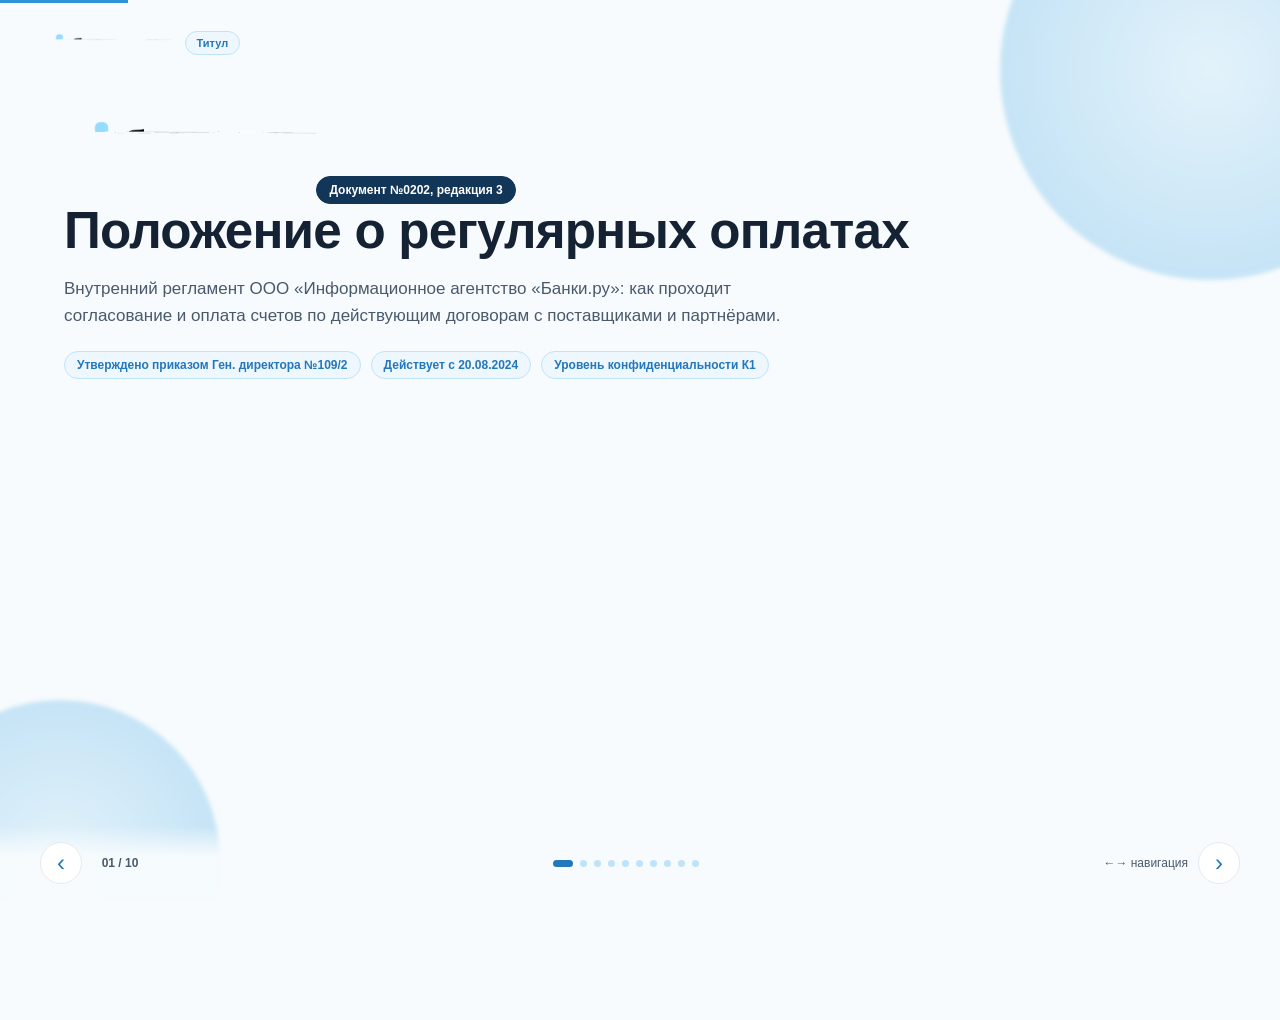
<file: regular-payments/content.html>
<!DOCTYPE html>
<html lang="ru">
<head>
<meta charset="UTF-8">
<meta name="viewport" content="width=device-width, initial-scale=1.0">
<title>Банки.ру: Положение о регулярных оплатах</title>
<style>
:root{--b:#2e93d9;--d:#123657;--p:#f7fbfd;--c:#fff;--i:#152233;--m:#4a5a6c;--l:#e2ecf3}*{box-sizing:border-box}html,body{margin:0;height:100%;font-family:-apple-system,BlinkMacSystemFont,"Segoe UI",Arial,sans-serif;background:var(--p);color:var(--i);overflow:hidden}.deck{position:relative;height:100vh}.bg:before,.bg:after{content:"";position:absolute;border-radius:50%;background:radial-gradient(circle,#bfe3f8,#49aae3);opacity:.35;filter:blur(2px);z-index:0}.bg:before{width:420px;height:420px;right:-140px;top:-140px}.bg:after{width:320px;height:320px;left:-100px;bottom:-120px}.brand{position:absolute;top:28px;left:40px;z-index:5;display:flex;align-items:center;gap:14px}.brand img{height:30px}.tag{font-size:11px;font-weight:700;color:#2277bd;background:#eef7fd;border:1px solid #bfe3f8;border-radius:999px;padding:5px 11px}.slide{position:absolute;inset:0;padding:110px 64px 84px;display:none;align-items:center;justify-content:center}.slide.active{display:flex}.inner{width:100%;max-width:1180px;height:100%;overflow:auto;padding-right:6px}.eyebrow{display:inline-flex;gap:8px;align-items:center;font-size:12px;font-weight:800;color:#2277bd;text-transform:uppercase;letter-spacing:.08em;margin-bottom:14px}.num{display:inline-flex;align-items:center;justify-content:center;width:22px;height:22px;border-radius:50%;background:var(--b);color:#fff;font-size:11px}h1{font-size:clamp(31px,4vw,54px);line-height:1.06;margin:0 0 18px;letter-spacing:-.8px}.accent{color:var(--b)}.sub{font-size:17px;line-height:1.55;color:var(--m);max-width:760px}.logo-big{height:58px;margin-bottom:26px}.pills{display:flex;gap:10px;flex-wrap:wrap;margin:22px 0}.pill{display:inline-flex;align-items:center;border:1px solid #bfe3f8;background:#eef7fd;color:#2277bd;border-radius:999px;padding:6px 12px;font-size:12px;font-weight:700}.pill.dark{background:var(--d);border-color:var(--d);color:#fff}.grid{display:grid;gap:16px}.cols2{grid-template-columns:repeat(2,1fr)}.cols3{grid-template-columns:repeat(3,1fr)}.card{background:#fff;border:1px solid var(--l);border-radius:18px;padding:20px;box-shadow:0 2px 10px rgba(18,54,87,.06)}.card h3{font-size:16px;margin:0 0 8px}.card p,.card li{font-size:14px;color:var(--m);line-height:1.55}.flow{display:flex;gap:10px;align-items:stretch;flex-wrap:wrap}.step{flex:1 1 170px;background:#fff;border:1px solid var(--l);border-radius:16px;padding:16px}.step b{display:inline-flex;align-items:center;justify-content:center;width:26px;height:26px;border-radius:50%;background:var(--b);color:#fff;margin-bottom:8px}.step h3{font-size:15px;margin:0 0 6px}.step p{font-size:13px;color:var(--m);line-height:1.45;margin:0}.table{width:100%;border-collapse:collapse;background:#fff;border-radius:14px;overflow:hidden;font-size:14px}.table th{background:#1c5f97;color:#fff;text-align:left;padding:11px}.table td{border-bottom:1px solid var(--l);padding:11px;color:var(--m)}#hud{position:absolute;left:0;right:0;bottom:0;height:74px;z-index:10;display:flex;align-items:center;justify-content:space-between;padding:0 40px;background:linear-gradient(180deg,rgba(247,251,253,0),rgba(247,251,253,.96) 40%)}button{width:42px;height:42px;border-radius:50%;border:1px solid var(--l);background:#fff;color:#2277bd;cursor:pointer;font-size:24px}.dots{display:flex;gap:7px}.dot{width:7px;height:7px;border-radius:50%;background:#bfe3f8}.dot.on{width:20px;border-radius:4px;background:#2277bd}.counter{font-size:12px;color:var(--m);font-weight:700;min-width:56px;text-align:center}.nav{display:flex;align-items:center;gap:10px}.progress{position:absolute;top:0;left:0;height:3px;background:var(--b);z-index:20;transition:.25s}a{color:#2277bd;font-weight:700}@media(max-width:760px){.slide{padding:95px 24px 84px}.cols2,.cols3{grid-template-columns:1fr}.brand{left:22px}.flow{flex-direction:column}}
</style>
</head>
<body>
<div class="progress" id="progress"></div><div class="deck bg">
<div class="brand"><img src="logo-transparent.png" alt="Банки.ру"><div class="tag" id="tag">Титул</div></div>
<section class="slide active"><div class="inner"><img class="logo-big" src="logo-transparent.png" alt="Банки.ру"><div class="pill dark">Документ №0202, редакция 3</div><h1>Положение о регулярных оплатах</h1><p class="sub">Внутренний регламент ООО «Информационное агентство «Банки.ру»: как проходит согласование и оплата счетов по действующим договорам с поставщиками и партнёрами.</p><div class="pills"><span class="pill">Утверждено приказом Ген. директора №109/2</span><span class="pill">Действует с 20.08.2024</span><span class="pill">Уровень конфиденциальности К1</span></div></div></section>
<section class="slide"><div class="inner"><div class="eyebrow"><span class="num">i</span>Навигация</div><h1>Что мы <span class="accent">разберём</span></h1><div class="grid cols2"><div class="card"><h3>1. Введение</h3><p>Задача положения, календарь оплат и единый порядок.</p></div><div class="card"><h3>2. Термины</h3><p>Ключевые определения: регулярные оплаты, менеджер, ЭДО, Jira.</p></div><div class="card"><h3>3. Ответственные</h3><p>Документооборот, менеджер, бухгалтерия.</p></div><div class="card"><h3>4. Процесс оплаты</h3><p>Сроки по рабочему дню, иностранные партнёры и руководители ЦФО.</p></div></div></div></section>
<section class="slide"><div class="inner"><div class="eyebrow"><span class="num">1</span>Введение</div><h1>Зачем нужно <span class="accent">это Положение</span></h1><p class="sub">Документ описывает процесс регулярных оплат: порядок оплаты счетов, согласования дополнительных соглашений и пролонгации договоров в рамках ежедневной деятельности компании.</p><div class="grid cols3"><div class="card"><h3>Календари оплат</h3><p>Excel-файлы с информацией об обязательных оплатах поставщикам и партнёрам в определённые сроки.</p></div><div class="card"><h3>Ежедневный контроль</h3><p>Каждый этап согласования счёта имеет чёткий срок в течение рабочего дня по московскому времени.</p></div><div class="card"><h3>Единый порядок</h3><p>Распространяется на Банки.ру и юридические лица, входящие с Банки.ру в одну группу.</p></div></div></div></section>
<section class="slide"><div class="inner"><div class="eyebrow"><span class="num">2</span>Термины</div><h1>Основные <span class="accent">понятия</span></h1><div class="grid cols3"><div class="card"><h3>Регулярные оплаты</h3><p>Счета, которые Банки.ру обязаны оплачивать в рамках действующих договоров.</p></div><div class="card"><h3>Календари оплат</h3><p>Файлы Excel с информацией об обязательных оплатах поставщикам и партнёрам.</p></div><div class="card"><h3>Менеджер</h3><p>Сотрудник Банки.ру — владелец договора с поставщиками или партнёрами.</p></div><div class="card"><h3>Поставщик</h3><p>Компания, предоставляющая или намеревающаяся предоставить услуги либо товар Банки.ру.</p></div><div class="card"><h3>Партнёр</h3><p>Сотрудник, находящийся на аутсорсинге в ДИТ Банки.ру.</p></div><div class="card"><h3>ЭДО / Jira</h3><p>Контур.Диадок и инструмент управления проектами и заявками.</p></div></div></div></section>
<section class="slide"><div class="inner"><div class="eyebrow"><span class="num">3</span>Ответственные</div><h1>Кто за что <span class="accent">отвечает</span></h1><div class="grid cols3"><div class="card"><h3>Отдел по корпоративному взаимодействию</h3><p>Ведёт календари оплат, согласовывает ДС и счета, вносит счета в 1С или отправляет их по электронной почте.</p></div><div class="card"><h3>Менеджер</h3><p>Инициирует согласование счёта, дополнительного соглашения и пролонгации договора.</p></div><div class="card"><h3>Бухгалтерия</h3><p>Согласовывает и оплачивает счета, проводит оплату поставщику или партнёру.</p></div></div><div class="card" style="margin-top:16px"><p>Мониторинг своевременности актуализации Положения осуществляет Комплаенс-контролёр.</p></div></div></section>
<section class="slide"><div class="inner"><div class="eyebrow"><span class="num">4</span>Документооборот</div><h1>От нового договора <span class="accent">до пролонгации</span></h1><p class="sub">Руководитель Отдела по корпоративному взаимодействию назначает ответственных за контроль регулярных оплат — сотрудников документооборота.</p><div class="flow"><div class="step"><b>1</b><h3>Календарь оплат</h3><p>Сведения о договорах и сроках оплаты вносятся в календарь.</p></div><div class="step"><b>2</b><h3>Заявка в Jira</h3><p>Менеджер заводит заявку на оплату в проекте «Документооборот».</p></div><div class="step"><b>3</b><h3>Счета</h3><p>Иностранные партнёры — docflow@finplace.kz; остальные — ЭДО, бумага или docflow@banki.ru.</p></div><div class="step"><b>4</b><h3>1С и контроль</h3><p>Счёт загружается в 1С, сотрудник документооборота контролирует сроки согласования.</p></div></div><div class="card" style="margin-top:16px"><p>За 30 календарных дней до окончания договора менеджер или поставщик сообщает о необходимости пролонгации; далее согласуется новый договор или дополнительное соглашение.</p></div></div></section>
<section class="slide"><div class="inner"><div class="eyebrow"><span class="num">5</span>Проведение оплаты</div><h1>Один рабочий день <span class="accent">оплаты</span></h1><p class="sub">Все сроки указаны по московскому времени.</p><div class="flow"><div class="step"><b>15</b><h3>До 15:00</h3><p>Сотрудник документооборота заводит заявку в 1С: счета до 14:00 — в тот же день, после 14:00 — на следующий.</p></div><div class="step"><b>16</b><h3>До 16:00</h3><p>Руководитель ЦФО согласовывает или отклоняет заявку в 1С.</p></div><div class="step"><b>17</b><h3>До 17:30</h3><p>Бухгалтерия и финансовый департамент согласовывают или отклоняют заявку.</p></div><div class="step"><b>11</b><h3>До 11:00 след. дня</h3><p>Генеральный директор согласовывает или отклоняет заявку.</p></div><div class="step"><b>₽</b><h3>До 17:00</h3><p>Бухгалтерия формирует реестр платежей, главный бухгалтер согласовывает его в тот же день.</p></div></div><div class="grid cols2" style="margin-top:16px"><div class="card"><h3>Если заявку отклонили</h3><p>Документооборот за 1 рабочий день сообщает менеджеру причину; менеджер устраняет её и направляет счёт повторно.</p></div><div class="card"><h3>Если платёж отклонил банк</h3><p>Бухгалтерия за 1 рабочий день информирует менеджера и документооборот.</p></div></div></div></section>
<section class="slide"><div class="inner"><div class="eyebrow"><span class="num">6</span>Иностранные партнёры</div><h1>Когда партнёр <span class="accent">за пределами РФ</span></h1><div class="grid cols2"><div class="card"><h3>Карта принимается</h3><p>Если российское юрлицо принимает карту, выпущенную в Казахстане, применяется обычный процесс оплаты.</p></div><div class="card"><h3>Карта не принимается</h3><p>Инициатор указывает необходимость оплаты с иностранной карты, от иностранной организации или физического лица.</p></div></div><div class="flow" style="margin-top:16px"><div class="step"><b>1</b><h3>Согласование</h3><p>Документооборот за 1 рабочий день направляет счёт с docflow@finplace.kz главному бухгалтеру, финдепартаменту и казначею.</p></div><div class="step"><b>2</b><h3>Если отклонили</h3><p>Документооборот уведомляет менеджера; менеджер устраняет причину и направляет счёт повторно.</p></div><div class="step"><b>3</b><h3>Если банк отказал</h3><p>Бухгалтерия информирует менеджера и документооборот в течение 1 рабочего дня.</p></div></div></div></section>
<section class="slide"><div class="inner"><div class="eyebrow"><span class="num">7</span>Руководители ЦФО</div><h1>Кто согласовывает <span class="accent">по направлениям</span></h1><table class="table"><tr><th>Направление</th><th>Согласующий</th></tr><tr><td>General</td><td>Финансовый контролёр / Финансовый директор</td></tr><tr><td>HR</td><td>Директор HR</td></tr><tr><td>Департамент развития клиентских сервисов</td><td>Директор департамента развития клиентских сервисов</td></tr><tr><td>АХО</td><td>Руководитель отдела по корпоративному взаимодействию</td></tr><tr><td>Департамент развития бизнеса</td><td>Директор департамента развития бизнеса, Финансовый директор</td></tr><tr><td>ДИТ</td><td>Директор информационного департамента</td></tr><tr><td>Информационная безопасность</td><td>Руководитель службы информационной безопасности</td></tr><tr><td>Коммерция</td><td>Коммерческий директор</td></tr><tr><td>Маркетинг</td><td>Директор департамента маркетинга</td></tr><tr><td>Продукты</td><td>Директор департамента развития бизнеса, Финансовый директор</td></tr><tr><td>Редакция</td><td>Руководитель медиа</td></tr></table></div></section>
<section class="slide"><div class="inner"><div class="eyebrow"><span class="num">✓</span>Итоги и контакты</div><h1>Куда направлять <span class="accent">счета и вопросы</span></h1><div class="grid cols2"><div class="card"><h3>docflow@banki.ru</h3><p>Счета и закрывающие документы от всех партнёров, кроме иностранных.</p></div><div class="card"><h3>docflow@finplace.kz</h3><p>Документы и согласование оплаты для иностранных партнёров.</p></div></div><div class="card" style="margin-top:22px"><h3>История изменений</h3><table class="table"><tr><th>Ред.</th><th>Дата</th><th>Что изменилось</th><th>Автор</th></tr><tr><td>1</td><td>28.02.2023</td><td>Документ введён впервые</td><td>Я. Скородумова</td></tr><tr><td>2</td><td>04.07.2024</td><td>Правки в п. 4.4, актуализирован шаблон</td><td>Я. Скородумова</td></tr><tr><td>3</td><td>20.08.2024</td><td>Добавлена глава 6 «Оплата иностранным партнёрам»</td><td>Н. Чекменева</td></tr></table></div><p style="font-size:13px;color:var(--m);margin-top:20px">Положение о регулярных оплатах. Документ №0202, редакция 3. Банки.ру, 2024 г.</p></div></section>
<div id="hud"><div class="nav"><button id="prev">‹</button><div class="counter" id="counter">01 / 10</div></div><div class="dots" id="dots"></div><div class="nav"><span style="font-size:12px;color:var(--m)">←→ навигация</span><button id="next">›</button></div></div></div>
<script>
const slides=[...document.querySelectorAll('.slide')],titles=['Титул','Содержание','Введение','Термины','Ответственные','Документооборот','Проведение оплаты','Иностранные партнёры','Руководители ЦФО','Итоги'];let cur=0;const dots=document.getElementById('dots');slides.forEach((_,i)=>{const d=document.createElement('div');d.className='dot'+(i?'':' on');d.onclick=()=>go(i);dots.appendChild(d)});function go(i){if(i<0||i>=slides.length)return;slides[cur].classList.remove('active');cur=i;slides[cur].classList.add('active');document.querySelectorAll('.dot').forEach((d,j)=>d.classList.toggle('on',j===cur));document.getElementById('counter').textContent=String(cur+1).padStart(2,'0')+' / '+slides.length;document.getElementById('tag').textContent=titles[cur];document.getElementById('progress').style.width=((cur+1)/slides.length*100)+'%'}document.getElementById('prev').onclick=()=>go(cur-1);document.getElementById('next').onclick=()=>go(cur+1);addEventListener('keydown',e=>{if(['ArrowRight','ArrowDown','PageDown',' '].includes(e.key)){e.preventDefault();go(cur+1)}if(['ArrowLeft','ArrowUp','PageUp'].includes(e.key)){e.preventDefault();go(cur-1)}});go(0);
</script>
</body>
</html>
</file>
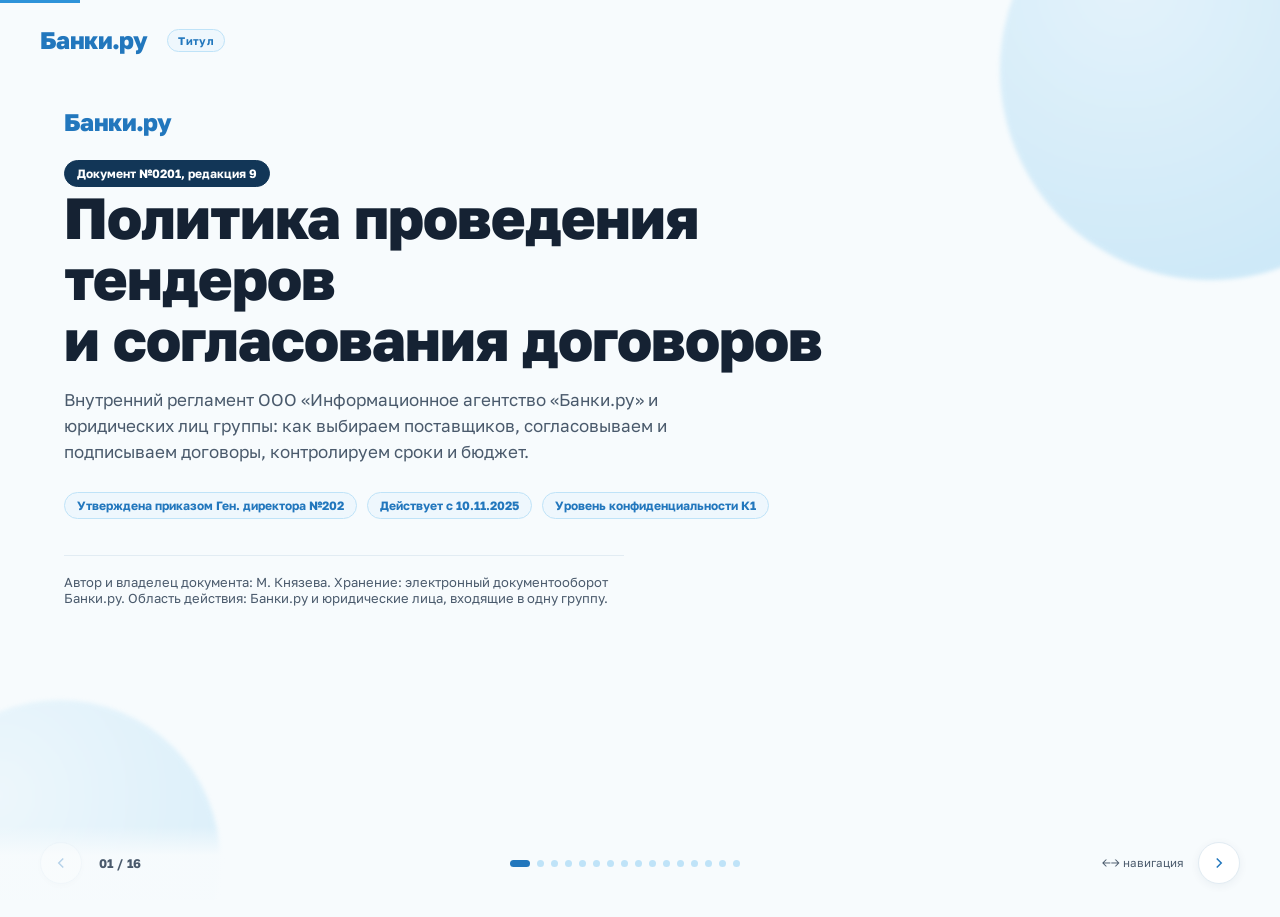
<file: tender-policy/original.html>
<!DOCTYPE html>
<html lang="ru">
<head>
<meta charset="UTF-8">
<meta name="viewport" content="width=device-width, initial-scale=1.0">
<title>Банки.ру: Политика проведения тендеров и согласования договоров</title>
<link rel="preconnect" href="https://fonts.googleapis.com">
<link rel="preconnect" href="https://fonts.gstatic.com" crossorigin>
<link href="https://fonts.googleapis.com/css2?family=Golos+Text:wght@400;500;600;700;800&display=swap" rel="stylesheet">
<style>
  :root{
    --blue-50:#eef7fd;
    --blue-100:#dcf0fb;
    --blue-200:#bfe3f8;
    --blue-300:#9ad4f3;
    --blue-400:#6fc0ec;
    --blue-500:#49aae3;
    --blue-600:#2e93d9;
    --blue-700:#2277bd;
    --blue-800:#1c5f97;
    --blue-900:#123657;
    --ink:#152233;
    --ink-soft:#4a5a6c;
    --paper:#f7fbfd;
    --card:#ffffff;
    --line:#e2ecf3;
    --radius:18px;
    --shadow-sm:0 2px 10px rgba(18,54,87,.06);
    --shadow-md:0 12px 32px rgba(18,54,87,.10);
    --shadow-lg:0 24px 60px rgba(18,54,87,.16);
    --font: 'Golos Text', -apple-system, "Segoe UI", Roboto, "Helvetica Neue", Arial, sans-serif;
  }
  *{box-sizing:border-box;}
  html,body{
    margin:0; padding:0; height:100%;
    font-family:var(--font);
    background:var(--paper);
    color:var(--ink);
    -webkit-font-smoothing:antialiased;
    overflow:hidden;
  }
  #deck{ position:relative; width:100%; height:100vh; }
.bg-dots{
    position:absolute; inset:0; z-index:0; overflow:hidden; pointer-events:none;
  }
  .bg-dots::before, .bg-dots::after{
    content:""; position:absolute; border-radius:50%;
    background: radial-gradient(circle at 30% 30%, var(--blue-200), var(--blue-400));
    opacity:.35; filter:blur(2px);
  }
  .bg-dots::before{ width:420px; height:420px; top:-140px; right:-140px; }
  .bg-dots::after{ width:320px; height:320px; bottom:-120px; left:-100px;
    background: radial-gradient(circle at 30% 30%, var(--blue-100), var(--blue-300)); }
.brand{
    display:flex; align-items:center; gap:10px;
    position:absolute; top:28px; left:40px; z-index:5;
  }
  .brand .brand-logo{ height:28px; display:block; }
  .brand-wordmark{font-size:24px;font-weight:800;letter-spacing:-.6px;color:var(--blue-700);line-height:1;white-space:nowrap;}
  .brand .doc-tag{
    margin-left:10px; font-size:11px; font-weight:700; color:var(--blue-700);
    background:var(--blue-50); border:1px solid var(--blue-200); border-radius:999px;
    padding:4px 10px; letter-spacing:.03em;
  }
.slide{
    position:absolute; inset:0; z-index:1;
    display:flex; align-items:center; justify-content:center;
    opacity:0; visibility:hidden;
    transform:translateY(24px) scale(.985);
    transition:opacity .5s cubic-bezier(.22,.8,.32,1), transform .55s cubic-bezier(.22,.8,.32,1), visibility 0s;
    padding:110px 64px 84px;
  }
  .slide.active{ opacity:1; visibility:visible; transform:translateY(0) scale(1); z-index:2; }
  .slide.leaving{ opacity:0; transform:translateY(-16px) scale(.99); }
  .slide-inner{
    width:100%; max-width:1180px; height:100%;
    overflow-y:auto; padding-right:6px;
  }
  .slide-inner::-webkit-scrollbar{ width:6px; }
  .slide-inner::-webkit-scrollbar-thumb{ background:var(--blue-200); border-radius:4px; }
  .eyebrow{
    display:inline-flex; align-items:center; gap:8px;
    font-size:12.5px; font-weight:700; color:var(--blue-700);
    text-transform:uppercase; letter-spacing:.09em; margin-bottom:14px;
  }
  .eyebrow .num{
    display:inline-flex; align-items:center; justify-content:center;
    width:22px; height:22px; border-radius:50%; background:var(--blue-600); color:#fff; font-size:11px;
  }
  h1.slide-title{
    font-size:clamp(28px,3.6vw,44px); line-height:1.08; font-weight:800; letter-spacing:-.5px;
    margin:0 0 10px; color:var(--ink);
  }
  h1.slide-title .accent{ color:var(--blue-600); }
  p.slide-sub{ font-size:16px; color:var(--ink-soft); max-width:760px; margin:0 0 30px; line-height:1.55; }
.grid{ display:grid; gap:16px; }
  .grid.cols-2{ grid-template-columns:repeat(2,1fr); }
  .grid.cols-3{ grid-template-columns:repeat(3,1fr); }
  .grid.cols-4{ grid-template-columns:repeat(4,1fr); }
  .card{
    background:var(--card); border:1px solid var(--line); border-radius:var(--radius);
    padding:20px; box-shadow:var(--shadow-sm); transition:box-shadow .25s, transform .25s, border-color .25s;
  }
  .card:hover{ box-shadow:var(--shadow-md); transform:translateY(-3px); border-color:var(--blue-200); }
  .card h3{ margin:10px 0 6px; font-size:15.5px; font-weight:700; color:var(--ink); }
  .card p{ margin:0; font-size:13.6px; color:var(--ink-soft); line-height:1.5; }
  .icon-badge{
    width:38px; height:38px; border-radius:11px; display:flex; align-items:center; justify-content:center;
    background:linear-gradient(135deg,var(--blue-100),var(--blue-200)); color:var(--blue-700);
    flex-shrink:0;
  }
  .icon-badge svg{ width:20px; height:20px; }
  .pill{
    display:inline-flex; align-items:center; gap:6px; font-size:12px; font-weight:700;
    padding:5px 12px; border-radius:999px; background:var(--blue-50); color:var(--blue-700); border:1px solid var(--blue-200);
  }
  .pill.dark{ background:var(--blue-900); color:#fff; border-color:var(--blue-900); }
  .pill.warn{ background:#fff4e8; color:#a15c07; border-color:#f5d9a8; }
.tabbar{ display:flex; gap:8px; margin-bottom:20px; flex-wrap:wrap; }
  .tabbtn{
    font-family:var(--font); font-size:13.5px; font-weight:700; color:var(--ink-soft);
    background:var(--blue-50); border:1px solid var(--line); border-radius:12px; padding:9px 16px;
    cursor:pointer; transition:all .2s;
  }
  .tabbtn:hover{ border-color:var(--blue-300); color:var(--blue-700); }
  .tabbtn.active{ background:var(--blue-600); color:#fff; border-color:var(--blue-600); box-shadow:var(--shadow-sm); }
  .tabpanel{ display:none; }
  .tabpanel.active{ display:block; animation:fadein .35s ease; }
  @keyframes fadein{ from{opacity:0; transform:translateY(6px);} to{opacity:1; transform:translateY(0);} }
.acc-item{ border:1px solid var(--line); border-radius:14px; margin-bottom:10px; overflow:hidden; background:var(--card); }
  .acc-head{
    display:flex; align-items:center; justify-content:space-between; gap:10px;
    padding:14px 18px; cursor:pointer; font-weight:700; font-size:14px; color:var(--ink);
  }
  .acc-head:hover{ background:var(--blue-50); }
  .acc-head .chev{ transition:transform .3s; color:var(--blue-600); flex-shrink:0; }
  .acc-item.open .acc-head .chev{ transform:rotate(180deg); }
  .acc-body{ max-height:0; overflow:hidden; transition:max-height .35s ease; }
  .acc-item.open .acc-body{ max-height:400px; }
  .acc-body-in{ padding:0 18px 16px; font-size:13.6px; color:var(--ink-soft); line-height:1.55; }
table.dtable{ width:100%; border-collapse:collapse; font-size:13.4px; }
  table.dtable th{
    text-align:left; padding:10px 14px; background:var(--blue-800); color:#fff; font-weight:700;
    font-size:12.5px; letter-spacing:.02em;
  }
  table.dtable th:first-child{ border-radius:10px 0 0 0; }
  table.dtable th:last-child{ border-radius:0 10px 0 0; }
  table.dtable td{ padding:10px 14px; border-bottom:1px solid var(--line); color:var(--ink-soft); }
  table.dtable tr:hover td{ background:var(--blue-50); color:var(--ink); }
  table.dtable tr:last-child td{ border-bottom:none; }
  table.dtable td b, table.dtable td strong{ color:var(--ink); }
.flow{ display:flex; flex-wrap:wrap; gap:0; align-items:stretch; }
  .flow-step{
    flex:1 1 150px; background:var(--card); border:1px solid var(--line); border-radius:14px;
    padding:16px; position:relative; min-width:150px;
  }
  .flow-step .fs-num{
    width:26px; height:26px; border-radius:50%; background:var(--blue-600); color:#fff;
    display:flex; align-items:center; justify-content:center; font-size:12px; font-weight:800; margin-bottom:10px;
  }
  .flow-step h4{ margin:0 0 4px; font-size:13.5px; color:var(--ink); }
  .flow-step p{ margin:0; font-size:12.3px; color:var(--ink-soft); line-height:1.45; }
  .flow-arrow{ display:flex; align-items:center; justify-content:center; width:26px; color:var(--blue-300); font-size:18px; }
.cycle{ display:flex; gap:12px; overflow-x:auto; padding-bottom:6px; }
  .cycle-card{
    flex:1 1 0; min-width:150px; border-radius:14px; padding:16px; color:#fff; position:relative;
  }
  .cycle-card .cc-days{ font-size:12.5px; font-weight:800; opacity:.85; letter-spacing:.03em; }
  .cycle-card .cc-title{ font-size:14.5px; font-weight:800; margin:8px 0 6px; }
  .cycle-card .cc-desc{ font-size:12px; opacity:.92; line-height:1.45; }
.ladder{ display:flex; flex-direction:column; gap:10px; }
  .ladder-item{
    display:flex; align-items:center; gap:16px; border:1px solid var(--line); border-radius:14px;
    padding:14px 18px; background:var(--card); cursor:default; transition:transform .2s, box-shadow .2s;
  }
  .ladder-item:hover{ transform:translateX(4px); box-shadow:var(--shadow-sm); }
  .ladder-amt{
    min-width:150px; font-weight:800; font-size:16px; color:var(--blue-800);
    background:var(--blue-50); border-radius:10px; padding:8px 12px; text-align:center; flex-shrink:0;
  }
  .ladder-txt{ font-size:13.6px; color:var(--ink-soft); line-height:1.5; }
  .ladder-txt b{ color:var(--ink); }
.role-card{ perspective:1000px; height:150px; cursor:pointer; }
  .role-inner{ position:relative; width:100%; height:100%; transition:transform .55s; transform-style:preserve-3d; }
  .role-card.flipped .role-inner{ transform:rotateY(180deg); }
  .role-face{
    position:absolute; inset:0; border-radius:14px; padding:16px; backface-visibility:hidden;
    border:1px solid var(--line); background:var(--card); display:flex; flex-direction:column;
  }
  .role-face.back{ transform:rotateY(180deg); background:var(--blue-800); color:#fff; border-color:var(--blue-800); justify-content:center; }
  .role-face.back p{ color:#eaf4fc; font-size:12.6px; line-height:1.5; margin:0; }
  .role-face .rf-title{ font-weight:800; font-size:14.5px; margin-top:auto; color:var(--ink); }
  .role-face .rf-hint{ font-size:11.3px; color:var(--blue-600); font-weight:700; margin-top:6px; }
.app-grid{ display:grid; grid-template-columns:repeat(auto-fit, minmax(150px, 1fr)); gap:12px; }
  .app-item{
    border:1px solid var(--line); border-radius:14px; padding:14px 12px; background:var(--card);
    text-align:center; transition:all .2s; cursor:pointer; user-select:none;
  }
  .app-item:hover{ border-color:var(--blue-300); transform:translateY(-3px); box-shadow:var(--shadow-sm); }
  .app-item.active{ background:var(--blue-700); border-color:var(--blue-700); transform:translateY(-4px); box-shadow:var(--shadow-md); }
  .app-item.active .app-num{ color:#fff; }
  .app-item.active .app-name{ color:#eaf4fc; }
  .app-num{ font-size:22px; font-weight:800; color:var(--blue-300); transition:color .2s; }
  .app-name{ font-size:11.6px; color:var(--ink-soft); margin-top:6px; line-height:1.35; transition:color .2s; }
  #appDetail{ display:none; }
  #appDetail.show{ display:block; animation:fadein .3s ease; }
.agenda-list{ display:flex; flex-direction:column; gap:2px; }
  .agenda-row{
    display:flex; align-items:center; gap:16px; padding:13px 14px; border-radius:12px; cursor:pointer;
    transition:background .2s; border-bottom:1px solid var(--line);
  }
  .agenda-row:hover{ background:var(--blue-50); }
  .agenda-row .ar-idx{ font-size:13px; font-weight:800; color:var(--blue-300); width:26px; }
  .agenda-row .ar-title{ font-size:15px; font-weight:600; color:var(--ink); flex:1; }
  .agenda-row .ar-arrow{ color:var(--blue-400); opacity:0; transition:opacity .2s, transform .2s; }
  .agenda-row:hover .ar-arrow{ opacity:1; transform:translateX(3px); }
.title-slide{ text-align:left; }
  .title-slide .meta-row{ display:flex; gap:10px; margin-top:26px; flex-wrap:wrap; }
  .title-slide .big-logo{ margin-bottom:26px; }
  .title-slide .big-logo img{ height:56px; display:block; }
  .title-slide h1{ font-size:clamp(32px,5vw,58px); line-height:1.05; font-weight:800; letter-spacing:-1px; margin:0 0 16px; max-width:780px; }
  .title-slide .sub{ font-size:17px; color:var(--ink-soft); max-width:620px; line-height:1.55; }
  .title-slide .approver{ margin-top:36px; font-size:13px; color:var(--ink-soft); border-top:1px solid var(--line); padding-top:18px; max-width:560px; }
#hud{
    position:absolute; left:0; right:0; bottom:0; height:74px; z-index:10;
    display:flex; align-items:center; justify-content:space-between; padding:0 40px;
    background:linear-gradient(180deg, rgba(247,251,253,0), rgba(247,251,253,.96) 40%);
  }
  .navbtn{
    width:42px; height:42px; border-radius:50%; border:1px solid var(--line); background:#fff;
    display:flex; align-items:center; justify-content:center; cursor:pointer; color:var(--blue-700);
    box-shadow:var(--shadow-sm); transition:all .2s;
  }
  .navbtn:hover{ background:var(--blue-600); color:#fff; border-color:var(--blue-600); transform:scale(1.06); }
  .navbtn:disabled{ opacity:.3; cursor:default; }
  .navbtn:disabled:hover{ background:#fff; color:var(--blue-700); transform:none; }
  .navgroup{ display:flex; align-items:center; gap:10px; }
  #dots{ display:flex; gap:7px; align-items:center; }
  #dots .dotb{ width:7px; height:7px; border-radius:50%; background:var(--blue-200); cursor:pointer; transition:all .25s; }
  #dots .dotb:hover{ background:var(--blue-400); }
  #dots .dotb.on{ background:var(--blue-700); width:20px; border-radius:4px; }
  #counter{ font-size:12.5px; color:var(--ink-soft); font-weight:700; letter-spacing:.03em; min-width:56px; text-align:center; }
  #progress{ position:absolute; top:0; left:0; height:3px; background:var(--blue-600); z-index:11; transition:width .5s ease; }
  ::selection{ background:var(--blue-200); }
  a{ color:var(--blue-600); font-weight:700; text-decoration:none; }
  a:hover{ text-decoration:underline; }
@media (max-width:980px){
    .slide{ padding:100px 32px 84px; }
    .grid.cols-3, .grid.cols-4{ grid-template-columns:repeat(2,1fr); }
    .app-grid{ grid-template-columns:repeat(3,1fr); }
  }
  @media (max-width:640px){
    .grid.cols-2, .grid.cols-3, .grid.cols-4{ grid-template-columns:1fr; }
    .app-grid{ grid-template-columns:repeat(2,1fr); }
    .flow{ flex-direction:column; }
    .flow-arrow{ transform:rotate(90deg); padding:2px 0; }
    .cycle{ flex-wrap:wrap; }
    .cycle-card{ min-width:120px; }
    #hud{ padding:0 16px; }
    .brand{ left:20px; }
  }
</style>
</head>
<body>
<div id="progress"></div>
<div id="deck">
  <div class="bg-dots"></div>
  <section class="slide" data-title="Титул">
    <div class="slide-inner title-slide">
      <div class="big-logo">
        <div class="brand-wordmark">Банки.ру</div>
      </div>
      <div class="pill dark">Документ №0201, редакция 9</div>
      <h1>Политика проведения тендеров<br>и согласования договоров</h1>
      <p class="sub">Внутренний регламент ООО «Информационное агентство «Банки.ру» и юридических лиц группы: как выбираем поставщиков, согласовываем и подписываем договоры, контролируем сроки и бюджет.</p>
      <div class="meta-row">
        <span class="pill">Утверждена приказом Ген. директора №202</span>
        <span class="pill">Действует с 10.11.2025</span>
        <span class="pill">Уровень конфиденциальности К1</span>
      </div>
      <div class="approver">Автор и владелец документа: М. Князева. Хранение: электронный документооборот Банки.ру. Область действия: Банки.ру и юридические лица, входящие в одну группу.</div>
    </div>
  </section>
  <section class="slide" data-title="Содержание">
    <div class="slide-inner">
      <div class="eyebrow"><span class="num">i</span>Навигация по презентации</div>
      <h1 class="slide-title">Что мы <span class="accent">разберём</span></h1>
      <p class="slide-sub">Кликните по любому пункту, чтобы перейти к слайду напрямую.</p>
      <div class="agenda-list" id="agendaList"></div>
    </div>
  </section>
  <section class="slide" data-title="Введение и задача">
    <div class="slide-inner">
      <div class="eyebrow"><span class="num">1</span>Введение, задача и область действия</div>
      <h1 class="slide-title">Зачем нужна <span class="accent">эта политика</span></h1>
      <p class="slide-sub">Настоящая Политика разработана и утверждена Банки.ру, чтобы определить основные требования к процедуре согласования хозяйственных договоров и выбора поставщика / контрагента.</p>
      <div class="grid cols-3">
        <div class="card">
          <div class="icon-badge">
            <svg viewBox="0 0 24 24" fill="none" stroke="currentColor" stroke-width="1.8"><path d="M4 12l6 6L20 6"/></svg>
          </div>
          <h3>Соответствие потребностям</h3>
          <p>Продукты и услуги, приобретаемые Банки.ру, удовлетворяют реальным потребностям бизнеса.</p>
        </div>
        <div class="card">
          <div class="icon-badge">
            <svg viewBox="0 0 24 24" fill="none" stroke="currentColor" stroke-width="1.8"><rect x="3" y="7" width="18" height="13" rx="2"/><path d="M3 10h18M8 4v4M16 4v4"/></svg>
          </div>
          <h3>Контроль бюджета</h3>
          <p>Все затраты производятся с учётом утверждённого бюджета Банки.ру.</p>
        </div>
        <div class="card">
          <div class="icon-badge">
            <svg viewBox="0 0 24 24" fill="none" stroke="currentColor" stroke-width="1.8"><path d="M12 3l7 3v6c0 5-3.5 7.5-7 9-3.5-1.5-7-4-7-9V6l7-3z"/></svg>
          </div>
          <h3>Юридическая чистота</h3>
          <p>Оформление договоров соответствует требованиям законодательства РФ.</p>
        </div>
      </div>
      <div class="card" style="margin-top:16px;">
        <p style="font-size:13.8px;"><b style="color:var(--ink)">Область действия:</b> ООО «Информационное агентство «Банки.ру» и все юридические лица, входящие с Банки.ру в одну группу. Финансовый год длится с 01.01 по 31.12 включительно.</p>
      </div>
    </div>
  </section>
  <section class="slide" data-title="Термины и определения">
    <div class="slide-inner">
      <div class="eyebrow"><span class="num">2</span>Термины и определения</div>
      <h1 class="slide-title">Общий <span class="accent">словарь</span> Политики</h1>
      <p class="slide-sub">Раскройте карточку, чтобы увидеть определение термина.</p>
      <div class="grid cols-2" id="glossaryGrid"></div>
    </div>
  </section>
  <section class="slide" data-title="Участники и ответственные">
    <div class="slide-inner">
      <div class="eyebrow"><span class="num">3</span>Участники и ответственные</div>
      <h1 class="slide-title">Кто за что <span class="accent">отвечает</span></h1>
      <p class="slide-sub">Кликните по карточке: она перевернётся и покажет зону ответственности.</p>
      <div class="grid cols-4" id="rolesGrid"></div>
    </div>
  </section>
  <section class="slide" data-title="Требования к поставщику">
    <div class="slide-inner">
      <div class="eyebrow"><span class="num">4</span>Требования к поставщику</div>
      <h1 class="slide-title">Проверка <span class="accent">до подписания</span></h1>
      <p class="slide-sub">Общее требование, обязательное для любого договора и любого тендера.</p>
      <div class="flow">
        <div class="flow-step">
          <div class="fs-num">1</div>
          <h4>Проверка по ИНН</h4>
          <p>Инициатор до заключения Договора / до проведения Тендера проверяет правоспособность Поставщика на сайте ФНС.</p>
        </div>
        <div class="flow-arrow">→</div>
        <div class="flow-step">
          <div class="fs-num">2</div>
          <h4>Статус в ЕГРЮЛ</h4>
          <p>Убедиться, что Поставщик не ликвидирован, не реорганизован и не находится в этих процессах.</p>
        </div>
        <div class="flow-arrow">→</div>
        <div class="flow-step">
          <div class="fs-num">3</div>
          <h4>Если есть риск</h4>
          <p>Инициатор запрашивает у Поставщика заверенные документы, подтверждающие его правоспособность.</p>
        </div>
      </div>
    </div>
  </section>
  <section class="slide" data-title="Виды договоров">
    <div class="slide-inner">
      <div class="eyebrow"><span class="num">5</span>Согласование договоров: виды договоров</div>
      <h1 class="slide-title">Два больших <span class="accent">типа договоров</span></h1>
      <p class="slide-sub">Расходные договоры дополнительно делятся на общие и договоры ДИТ, а договоры ДИТ, в свою очередь, на общие и аутсорсинговые.</p>
      <div class="grid cols-2">
        <div class="card" style="border-left:4px solid var(--blue-500);">
          <span class="pill">Доходные</span>
          <h3 style="margin-top:12px;">Банки.ру оказывает услугу</h3>
          <p>Договор, по которому Банки.ру получает вознаграждение от Покупателя (клиента) за оказанные услуги. Согласуется Отделом по корпоративному взаимодействию, при необходимости с подключением КАМ.</p>
        </div>
        <div class="card" style="border-left:4px solid var(--blue-800);">
          <span class="pill">Расходные</span>
          <h3 style="margin-top:12px;">Банки.ру приобретает товары / работы / услуги</h3>
          <p>Включает счета (оферты), предполагаемые к оплате без заключения отдельного договора. Делится на:</p>
          <div style="display:flex; gap:8px; margin-top:10px; flex-wrap:wrap;">
            <span class="pill">Общие расходные</span>
            <span class="pill">Договоры ДИТ: общие</span>
            <span class="pill">Договоры ДИТ: аутсорсинг</span>
          </div>
        </div>
      </div>
      <div class="card" style="margin-top:16px;">
        <p style="font-size:13.6px;"><b style="color:var(--ink)">Аутсорсинг ДИТ</b>: договоры с подрядными организациями, предоставляющими ИТ-услуги или разработку ПО (например, Симбирсофт, Цифра Закона, Медиасофт, Философия ИТ; список может меняться без изменения Политики).</p>
      </div>
    </div>
  </section>
  <section class="slide" data-title="Доходные договоры">
    <div class="slide-inner">
      <div class="eyebrow"><span class="num">6</span>Согласование доходных договоров</div>
      <h1 class="slide-title">Путь <span class="accent">доходного договора</span></h1>
      <p class="slide-sub">Процесс обновлён 15.02.2025: актуальная схема согласования доходных (коммерческих) договоров.</p>
      <div class="tabbar" data-tabgroup="inc">
        <button class="tabbtn active" data-tab="inc1">Основной процесс</button>
        <button class="tabbtn" data-tab="inc2">Если есть вопросы</button>
        <button class="tabbtn" data-tab="inc3">Ответственные от ЮД</button>
      </div>
      <div class="tabpanel active" data-panel="inc1">
        <div class="flow" style="flex-wrap:wrap;">
          <div class="flow-step"><div class="fs-num">1</div><h4>Задача на оформление</h4><p>Инициатор (КАМ/BDM) ставит задачу на подготовку документов группе оформления.</p></div>
          <div class="flow-arrow">→</div>
          <div class="flow-step"><div class="fs-num">2</div><h4>Драфт партнёру</h4><p>Группа оформления готовит драфт договора и направляет его партнёру, в копии Legal@banki.ru и инициатор.</p></div>
          <div class="flow-arrow">→</div>
          <div class="flow-step"><div class="fs-num">3</div><h4>Правки юриста</h4><p>При правках партнёра задача переходит в статус «Согласование юристов», юрист ставит срок 2–3 дня.</p></div>
          <div class="flow-arrow">→</div>
          <div class="flow-step"><div class="fs-num">4</div><h4>Повтор цикла</h4><p>Шаги повторяются, каждая версия сохраняется в задаче Jira, до полного согласования документа.</p></div>
          <div class="flow-arrow">→</div>
          <div class="flow-step"><div class="fs-num">5</div><h4>Финал и подписание</h4><p>Юрист сохраняет финальную версию в папке «Клиенты» с пометкой «финал» и переводит задачу в статус «Согласовано ЮД»; подписание идёт на стороне группы оформления.</p></div>
        </div>
      </div>
      <div class="tabpanel" data-panel="inc2">
        <div class="grid cols-2">
          <div class="card"><h3>Вопрос по бизнесу</h3><p>Статус задачи меняется на «Уточнение», юрист тегает инициатора и ждёт комментариев.</p></div>
          <div class="card"><h3>Вопрос по документообороту</h3><p>Статус меняется на «Подготовка документов», юрист тегает ответственного сотрудника оформления.</p></div>
          <div class="card"><h3>Вопрос по иной части (ИБ, бухгалтерия)</h3><p>Статус меняется на «Доп. согласование», юрист тегает ответственного от соответствующего департамента.</p></div>
          <div class="card"><h3>Нестандартные условия</h3><p>Например, корректировка штрафа за перепродажу трафика или отсрочка платежа. Согласуются отдельной задачей в Jira, правки в договор вносятся только после статуса «Утверждено». Подробнее: <a href="https://wiki.banki.ru/pages/viewpage.action?pageId=356909041" target="_blank" rel="noopener">Политика согласования нестандартных условий</a>.</p></div>
        </div>
      </div>
      <div class="tabpanel" data-panel="inc3">
        <table class="dtable">
          <tr><th>Юридические лица</th><th>Ответственный от ЮД</th></tr>
          <tr><td>ИА, ИИ, Банкир, ИП</td><td><a href="https://wiki.banki.ru/display/~i.khmelevskii" target="_blank" rel="noopener">Игнат Хмелевский</a></td></tr>
          <tr><td>СТ</td><td><a href="https://wiki.banki.ru/display/~a.mironova" target="_blank" rel="noopener">Анна Миронова</a></td></tr>
          <tr><td>АО (Маркетплейс)</td><td><a href="https://wiki.banki.ru/display/~dubova" target="_blank" rel="noopener">Екатерина Дубова</a></td></tr>
          <tr><td>Направление Казахстан</td><td><a href="https://wiki.banki.ru/display/~t.shukshina" target="_blank" rel="noopener">Татьяна Шукшина</a></td></tr>
        </table>
      </div>
      <p style="margin-top:18px; font-size:12px; color:var(--ink-soft);">Полное описание процесса: <a href="https://wiki.banki.ru/pages/viewpage.action?pageId=378459449" target="_blank" rel="noopener">wiki.banki.ru</a>. Автор Екатерина Дубова, обновлено 16.10.2025.</p>
    </div>
  </section>
  <section class="slide" data-title="Расходные договоры">
    <div class="slide-inner">
      <div class="eyebrow"><span class="num">7</span>Согласование расходных договоров</div>
      <h1 class="slide-title">Как проходит <span class="accent">расходный договор</span></h1>
      <div class="tabbar" data-tabgroup="exp">
        <button class="tabbtn active" data-tab="exp1">Общий процесс</button>
        <button class="tabbtn" data-tab="exp2">Сроки согласования</button>
        <button class="tabbtn" data-tab="exp3">Договоры ДИТ / аутсорсинг</button>
      </div>
      <div class="tabpanel active" data-panel="exp1">
        <div class="flow" style="flex-wrap:wrap;">
          <div class="flow-step"><div class="fs-num">1</div><h4>Чек-лист</h4><p>Инициатор проверяет форму договора по чек-листу (Приложение 7) и при необходимости запрашивает правки у Поставщика.</p></div>
          <div class="flow-arrow">→</div>
          <div class="flow-step"><div class="fs-num">2</div><h4>Тендер / протокол</h4><p>Прикладывается протокол Тендерного комитета либо Сравнительная таблица, если сумма менее 1 500 000 ₽.</p></div>
          <div class="flow-arrow">→</div>
          <div class="flow-step"><div class="fs-num">3</div><h4>Согласование в 1С</h4><p>Документ загружается в 1С, согласуется всеми заинтересованными подразделениями параллельно.</p></div>
          <div class="flow-arrow">→</div>
          <div class="flow-step"><div class="fs-num">4</div><h4>Подписание</h4><p>Сначала подписывает Банки.ру, затем Поставщик; финальная версия загружается в задачу Jira.</p></div>
        </div>
      </div>
      <div class="tabpanel" data-panel="exp2">
        <div class="grid cols-2">
          <div class="card">
            <span class="pill">Первичное согласование</span>
            <table class="dtable" style="margin-top:12px;">
              <tr><td>Ответственный менеджер</td><td><b>1 раб. день</b></td></tr>
              <tr><td>Руководитель ЦФО</td><td><b>1 раб. день</b></td></tr>
              <tr><td>Финансовый департамент</td><td><b>1 раб. день</b></td></tr>
              <tr><td>Юридический департамент</td><td><b>4 раб. дня</b></td></tr>
              <tr><td>Главный бухгалтер</td><td><b>2 раб. дня</b></td></tr>
              <tr><td>Информационная безопасность*</td><td><b>2 раб. дня</b></td></tr>
            </table>
          </div>
          <div class="card">
            <span class="pill">Повторное согласование</span>
            <table class="dtable" style="margin-top:12px;">
              <tr><td>Финансовый департамент</td><td><b>1 раб. день</b></td></tr>
              <tr><td>Юридический департамент</td><td><b>3 раб. дня</b></td></tr>
              <tr><td>Бухгалтерия</td><td><b>2 раб. дня</b></td></tr>
              <tr><td>Информационная безопасность*</td><td><b>1 раб. день</b></td></tr>
            </table>
          </div>
        </div>
        <p style="font-size:12.5px; color:var(--ink-soft); margin-top:12px;">* при необходимости. ЮД и Бухгалтерия согласовывают одновременно, после получения согласования от Финансового департамента.</p>
      </div>
      <div class="tabpanel" data-panel="exp3">
        <div class="cycle" id="cycleRow"></div>
        <p style="font-size:12.5px; color:var(--ink-soft); margin-top:14px;">Сроки согласования ДС: Финансовый департамент, 1 день; Юридический департамент, 2 дня; Главный бухгалтер, 2 дня (ЮД и Бухгалтерия согласовывают одновременно).</p>
      </div>
    </div>
  </section>
  <section class="slide" data-title="Специальные требования">
    <div class="slide-inner">
      <div class="eyebrow"><span class="num">8</span>Специальные требования к договорам</div>
      <h1 class="slide-title">Особые <span class="accent">пункты</span> в договоре</h1>
      <div class="grid cols-3">
        <div class="card">
          <div class="icon-badge"><svg viewBox="0 0 24 24" fill="none" stroke="currentColor" stroke-width="1.8"><rect x="4" y="10" width="16" height="10" rx="2"/><path d="M8 10V7a4 4 0 018 0v3"/></svg></div>
          <h3>Персональные данные</h3>
          <p>Контрагент соблюдает 152-ФЗ, обеспечивает конфиденциальность, применяет техническте меры защиты и возмещает убытки Банки.ру в срок до 10 рабочих дней.</p>
        </div>
        <div class="card">
          <div class="icon-badge"><svg viewBox="0 0 24 24" fill="none" stroke="currentColor" stroke-width="1.8"><path d="M9 18l3-3 3 3M9 6l3 3 3-3M4 12h16"/></svg></div>
          <h3>ПО и интеллектуальная собственность</h3>
          <p>Договор должен чётко определять права на разрабатываемый программный код. Рекомендуется явно закреплять права собственности за Банки.ру.</p>
        </div>
        <div class="card">
          <div class="icon-badge"><svg viewBox="0 0 24 24" fill="none" stroke="currentColor" stroke-width="1.8"><path d="M12 3l7 3v6c0 5-3.5 7.5-7 9-3.5-1.5-7-4-7-9V6l7-3z"/><path d="M9.5 12l2 2 3.5-4"/></svg></div>
          <h3>ИТ и информационная безопасность</h3>
          <p>Поставщик согласовывает с Банки.ру сотрудников, работающих с конфиденциальной информацией; передача данных возможна только по согласованному безопасному каналу.</p>
        </div>
      </div>
    </div>
  </section>
  <section class="slide" data-title="Взаимодействие с ЮД">
    <div class="slide-inner">
      <div class="eyebrow"><span class="num">9</span>Расторжение и обращения к Юридическому департаменту</div>
      <h1 class="slide-title">Когда нужен <span class="accent">Юридический департамент</span></h1>
      <div class="tabbar" data-tabgroup="ld">
        <button class="tabbtn active" data-tab="ld1">Расторжение договора</button>
        <button class="tabbtn" data-tab="ld2">Возврат средств</button>
        <button class="tabbtn" data-tab="ld3">Отказ от оплаты</button>
        <button class="tabbtn" data-tab="ld4">Иные вопросы</button>
      </div>
      <div class="tabpanel active" data-panel="ld1">
        <div class="grid cols-2">
          <div class="card"><h3>По соглашению сторон</h3><p>Направляется типовая форма Дополнительного соглашения о расторжении (Приложение №8).</p></div>
          <div class="card"><h3>В одностороннем порядке</h3><p>Направляется Уведомление о расторжении (Приложение №9), если это предусмотрено Договором или законом.</p></div>
        </div>
        <div class="card" style="margin-top:14px;"><p><b style="color:var(--ink)">Если порядок расторжения не предусмотрен:</b> письмо на legal@banki.ru с договором и приложениями; ЮД даёт комментарии в течение <b>4 рабочих дней</b>. Гарантия ответа действует только для права РФ, Казахстана и Армении.</p></div>
      </div>
      <div class="tabpanel" data-panel="ld2">
        <div class="flow">
          <div class="flow-step"><div class="fs-num">1</div><h4>Переговоры</h4><p>Сначала проходят переговоры с Поставщиком о добровольном возврате средств.</p></div>
          <div class="flow-arrow">→</div>
          <div class="flow-step"><div class="fs-num">2</div><h4>Письмо в ЮД</h4><p>При отказе Поставщика письмо направляется на legal@banki.ru с действующим договором и актами.</p></div>
          <div class="flow-arrow">→</div>
          <div class="flow-step"><div class="fs-num">3</div><h4>Ответ ЮД</h4><p>Комментарии поступают до 4 рабочих дней, при подготовке претензии до 10 рабочих дней.</p></div>
        </div>
      </div>
      <div class="tabpanel" data-panel="ld3">
        <div class="card"><p><b style="color:var(--ink)">Мотивированный отказ</b> от подписания акта направляется Поставщику в сроки, указанные в договоре, если услуги оказаны с ненадлежащим качеством или не оказаны вовсе.</p></div>
        <div class="card" style="margin-top:12px;"><p>Если Поставщик не согласен, письмо направляется на legal@banki.ru: ответ ЮД поступает до <b>4 рабочих дней</b>, при необходимости претензии до <b>10 рабочих дней</b>.</p></div>
      </div>
      <div class="tabpanel" data-panel="ld4">
        <div class="card"><p>Любые иные вопросы по действующему контрагенту направляются письмом на <b style="color:var(--ink)">legal@banki.ru</b> с приложением документов и описанием ситуации. Ответ ЮД поступает до <b>4 рабочих дней</b>.</p></div>
      </div>
    </div>
  </section>
  <section class="slide" data-title="Тендер: правила и пороги">
    <div class="slide-inner">
      <div class="eyebrow"><span class="num">10</span>Выбор поставщика (тендер)</div>
      <h1 class="slide-title">Тендер проводится <span class="accent">всегда</span></h1>
      <p class="slide-sub">Независимо от суммы Договора. Далее пороговые суммы определяют, кто дополнительно включается в процесс.</p>
      <div class="ladder">
        <div class="ladder-item"><div class="ladder-amt">&lt; 1,5 млн ₽</div><div class="ladder-txt">Достаточно <b>Сравнительной таблицы</b> (Приложение №6) минимум от 3 поставщиков, приложенной к заявке в Jira.</div></div>
        <div class="ladder-item"><div class="ladder-amt">≥ 1,5 млн ₽ / год</div><div class="ladder-txt">Поставщика обязательно утверждает <b>Тендерный комитет</b>.</div></div>
        <div class="ladder-item"><div class="ladder-amt">≥ 5 млн ₽ / год</div><div class="ladder-txt">Копия Запроса поставщику направляется в <b>compliance@banki.ru</b>.</div></div>
        <div class="ladder-item"><div class="ladder-amt">≥ 10 млн ₽ / год</div><div class="ladder-txt"><b>Комплаенс-контролёр</b> входит в рабочую группу и участвует в выборе поставщика.</div></div>
        <div class="ladder-item"><div class="ladder-amt">≥ 50 000 $ / год</div><div class="ladder-txt">Договор требует утверждения <b>Единственным участником Банки.ру</b> через ЮД и Финансовый департамент.</div></div>
      </div>
      <div class="grid cols-2" style="margin-top:16px;">
        <div class="card"><h3>Срок действия решения</h3><p>Тендерный комитет выбирает поставщика по умолчанию на 1 год, максимум на 3 года с указанием причины; продление возможно не более 1 раза в рамках одного тендера.</p></div>
        <div class="card"><h3>Безальтернативный поставщик</h3><p>Допускается только для уникальных товаров/услуг, когда альтернативного поставщика подобрать невозможно, при условии подтверждения безальтернативности.</p></div>
      </div>
    </div>
  </section>
  <section class="slide" data-title="Тендерный комитет">
    <div class="slide-inner">
      <div class="eyebrow"><span class="num">11</span>Тендерный комитет: состав, функции, порядок работы</div>
      <h1 class="slide-title">Коллегиальное <span class="accent">решение</span></h1>
      <div class="grid cols-2">
        <div class="card">
          <h3>Состав комитета</h3>
          <ul style="margin:8px 0 0; padding-left:18px; font-size:13.4px; color:var(--ink-soft); line-height:1.7;">
            <li>Директор Департамента правового сопровождения, <b>Председатель</b></li>
            <li>Финансовый директор</li>
            <li>Директор направления разработки банковских продуктов и сервисов</li>
            <li>Директор Департамента информационной безопасности</li>
            <li>Руководитель Отдела по корпоративному взаимодействию</li>
            <li>Комплаенс-контролёр</li>
          </ul>
        </div>
        <div class="card">
          <h3>Функции</h3>
          <ul style="margin:8px 0 0; padding-left:18px; font-size:13.4px; color:var(--ink-soft); line-height:1.7;">
            <li>Выбор поставщика товаров / услуг для Банки.ру</li>
            <li>Рекомендации по пересмотру настоящей Политики</li>
            <li>Одобрение или отклонение безальтернативного поставщика</li>
          </ul>
        </div>
      </div>
      <div class="card" style="margin-top:16px;">
        <h3>Порядок голосования</h3>
        <p>Решение принимается простым большинством голосов при кворуме ≥ 50% членов. При заочном голосовании даётся 24 часа на вопросы и комментарии и ещё 48 часов на голос; при неполучении ответов секретарь напоминает о голосовании в течение 3 рабочих дней. Инициатор участвует в заседании без права голоса.</p>
      </div>
    </div>
  </section>
  <section class="slide" data-title="Администрирование и реестр">
    <div class="slide-inner">
      <div class="eyebrow"><span class="num">12</span>Администрирование договоров, реестр и управление поставщиками</div>
      <h1 class="slide-title">Жизнь договора <span class="accent">после подписания</span></h1>
      <div class="grid cols-2">
        <div class="card">
          <div class="icon-badge"><svg viewBox="0 0 24 24" fill="none" stroke="currentColor" stroke-width="1.8"><rect x="4" y="4" width="16" height="16" rx="2"/><path d="M8 9h8M8 13h5"/></svg></div>
          <h3>Администрирование</h3>
          <p>Оригинал направляется Поставщику; расчёты и учёт ведёт Бухгалтерия или Отдел по корпоративному взаимодействию. Оригинал хранится до окончания действия договора, затем передаётся в архив, где хранится не менее 5 лет.</p>
        </div>
        <div class="card">
          <div class="icon-badge"><svg viewBox="0 0 24 24" fill="none" stroke="currentColor" stroke-width="1.8"><path d="M4 12l6 6L20 6"/></svg></div>
          <h3>Приём услуги / товара</h3>
          <p>До подписания акта приёма-передачи Инициатор обязан проверить надлежащее исполнение обязательств Поставщиком, в целом или по каждому этапу.</p>
        </div>
        <div class="card">
          <div class="icon-badge"><svg viewBox="0 0 24 24" fill="none" stroke="currentColor" stroke-width="1.8"><path d="M4 19h16M6 15V7M12 15V4M18 15v-6"/></svg></div>
          <h3>Реестр договоров</h3>
          <p>Ведётся в электронном виде в информационных системах Банки.ру (1С), в рамках проекта «Электронный документооборот».</p>
        </div>
        <div class="card">
          <div class="icon-badge"><svg viewBox="0 0 24 24" fill="none" stroke="currentColor" stroke-width="1.8"><path d="M12 9v4M12 17h.01M10.3 3.9L2.8 17a1.8 1.8 0 001.6 2.7h15.2a1.8 1.8 0 001.6-2.7L13.7 3.9a1.8 1.8 0 00-3.4 0z"/></svg></div>
          <h3>Неисполнение обязательств</h3>
          <p>При нарушении условий Поставщиком Инициатор организует встречу с ЮД и Бухгалтерией в кратчайшие сроки и формирует план мероприятий по минимизации рисков.</p>
        </div>
      </div>
    </div>
  </section>
  <section class="slide" data-title="Приложения">
    <div class="slide-inner">
      <div class="eyebrow"><span class="num">13</span>Приложения к Политике</div>
      <h1 class="slide-title">10 готовых <span class="accent">типовых форм</span></h1>
      <p class="slide-sub">Кликните по карточке, чтобы увидеть краткое описание приложения.</p>
      <div class="app-grid" id="appGrid"></div>
      <div class="card" id="appDetail">
        <h3 id="appDetailTitle"></h3>
        <p id="appDetailText"></p>
      </div>
    </div>
  </section>
  <section class="slide" data-title="Итоги и контакты">
    <div class="slide-inner">
      <div class="eyebrow"><span class="num">✓</span>В заключение</div>
      <h1 class="slide-title">Куда писать по <span class="accent">вопросам Политики</span></h1>
      <div class="grid cols-3">
        <div class="card">
          <div class="icon-badge"><svg viewBox="0 0 24 24" fill="none" stroke="currentColor" stroke-width="1.8"><rect x="3" y="5" width="18" height="14" rx="2"/><path d="M3 7l9 6 9-6"/></svg></div>
          <h3>legal@banki.ru</h3>
          <p>Юридический департамент: согласование договоров, расторжение, возврат средств, отказ от оплаты.</p>
        </div>
        <div class="card">
          <div class="icon-badge"><svg viewBox="0 0 24 24" fill="none" stroke="currentColor" stroke-width="1.8"><rect x="3" y="5" width="18" height="14" rx="2"/><path d="M3 7l9 6 9-6"/></svg></div>
          <h3>compliance@banki.ru</h3>
          <p>Комплаенс-контролёр: крупные тендеры (от 5 млн ₽ в год), проверка сравнительных таблиц.</p>
        </div>
        <div class="card">
          <div class="icon-badge"><svg viewBox="0 0 24 24" fill="none" stroke="currentColor" stroke-width="1.8"><rect x="3" y="5" width="18" height="14" rx="2"/><path d="M3 7l9 6 9-6"/></svg></div>
          <h3>docflow@banki.ru</h3>
          <p>Отдел по корпоративному взаимодействию: документооборот, акты, договоры аутсорсинга ДИТ.</p>
        </div>
      </div>
      <div class="acc-item" id="historyAcc" style="margin-top:22px;">
        <div class="acc-head" onclick="toggleAcc(this)">
          <span>История последних изменений документа</span>
          <span class="chev">⌄</span>
        </div>
        <div class="acc-body">
          <div class="acc-body-in">
            <table class="dtable">
              <tr><th>Ред.</th><th>Дата</th><th>Что изменилось</th></tr>
              <tr><td>9</td><td>10.11.2025</td><td>Обновлено Приложение 7, добавлено Приложение 10, скорректирован состав Тендерного комитета</td></tr>
              <tr><td>8</td><td>27.01.2025</td><td>Добавлено определение «Покупатель», обновлена глава 5.1 «Подготовка и проведение тендера»</td></tr>
              <tr><td>7</td><td>19.07.2024</td><td>В Сравнительную таблицу добавлено поле «Обоснование выбора Поставщика»</td></tr>
            </table>
          </div>
        </div>
      </div>
      <p style="margin-top:22px; font-size:12.6px; color:var(--ink-soft);">Политика проведения тендеров и согласования договоров. Документ №0201, редакция 9. Банки.ру, 2025 г.</p>
    </div>
  </section>
</div>
<div id="hud">
  <div class="navgroup">
    <button class="navbtn" id="prevBtn" title="Предыдущий слайд">
      <svg width="18" height="18" viewBox="0 0 24 24" fill="none" stroke="currentColor" stroke-width="2"><path d="M15 18l-6-6 6-6"/></svg>
    </button>
    <div id="counter">01 / 16</div>
  </div>
  <div id="dots"></div>
  <div class="navgroup">
    <span style="font-size:11.5px; color:var(--ink-soft); margin-right:4px;">←→ навигация</span>
    <button class="navbtn" id="nextBtn" title="Следующий слайд">
      <svg width="18" height="18" viewBox="0 0 24 24" fill="none" stroke="currentColor" stroke-width="2"><path d="M9 6l6 6-6 6"/></svg>
    </button>
  </div>
</div>
<div class="brand">
  <div class="brand-wordmark">Банки.ру</div>
  <div class="doc-tag" id="slideTag">Титул</div>
</div>
<script>
const glossary = [
  ["Договор","Соглашение, приложение к нему, счёт без отдельного договора, а также договор о взаимовыгодном сотрудничестве без оплаты. В целях настоящей Политики всё это считается Договором."],
  ["Инициатор","Сотрудник Банки.ру, инициирующий заключение Договора с Поставщиком или Покупателем и контролирующий процесс его согласования."],
  ["Контрагент","Общее название для Поставщика и Покупателя в терминологии настоящей Политики."],
  ["ЮД","Правовое направление Департамента правового сопровождения, комплаенс, финансового мониторинга и информационной безопасности."],
  ["Тендер","Процедура выбора Поставщика на конкурсной основе, от 3 и более Поставщиков, определённая настоящей Политикой."],
  ["Тендерный комитет","Коллегиальный орган из ответственных лиц Банки.ру, принимающий решение о выборе Поставщика."],
  ["Оригинал Договора","Договор, подписанный уполномоченными представителями Сторон и скреплённый печатями (при наличии)."],
  ["ДИТ","Департамент информационных технологий Банки.ру."],
  ["Партнёр","Сотрудник, находящийся на аутсорсинге в ДИТ Банки.ру."],
  ["Год","Финансовый год Банки.ру: с 1 января по 31 декабря включительно."],
];
const roles = [
  ["Инициатор","Сотрудник прямого взаимодействия с Поставщиком/Покупателем: готовит договор, проводит тендер, контролирует сроки."],
  ["Юридический департамент","Анализирует правовые и регуляторные риски, соответствие законодательству РФ и интересам Банки.ру."],
  ["Финансовый департамент","Контролирует соответствие стоимости бюджету, верифицирует платёж до момента оплаты."],
  ["Бухгалтерия","Даёт рекомендации по учёту операций и налогообложению, оценивает расходы по договору."],
  ["Рук. информационной безопасности","Контролирует соответствие условий договора стандартам и требованиям ИБ Банки.ру."],
  ["Генеральный директор","Рассматривает договор при превышении бюджета: согласовывает или отклоняет."],
  ["Отдел по корп. взаимодействию","Курирует согласование со всеми подразделениями, подписание, оплату счетов и сверку расчётов."],
  ["Руководитель ЦФО","Контролирует бюджет своего подразделения и своевременность согласования."],
];
const cycle = [
  ["01–05 число","Загрузка фактуры","Менеджер ДИТ загружает в Jira данные об оказанных услугах: часы, ставки, задачи сотрудников аутсорсинга."],
  ["06–12 число","Формирование ДС и акта","Отдел документооборота формирует Дополнительное соглашение и акт на основе фактуры."],
  ["13–15 число","Проверка Менеджером ДИТ","Менеджер ДИТ проверяет корректность ДС и акта, переводит статус в «Проверено»."],
  ["16–20 число","Согласование в Банки.ру","ДС и акт согласуются со всеми заинтересованными подразделениями; разногласия согласуются с Партнёром."],
  ["21–28 число","Подписание и оплата","Обмен оригиналами с Поставщиком, получение счёта, загрузка в 1С и контроль оплаты."],
];
const cycleColors = ["var(--blue-400)","var(--blue-500)","var(--blue-600)","var(--blue-700)","var(--blue-800)"];
const appendices = [
  ["Согласующие лица","Таблица показывает, какие подразделения согласовывают каждый тип договора: от передачи персональных данных до аренды офиса."],
  ["Соглашение о конфиденциальности","Типовая форма NDA для потенциального партнёра или поставщика перед началом переговоров."],
  ["Запрос о стоимости услуг/товара","Форма запроса коммерческого предложения, которую Инициатор направляет потенциальному поставщику."],
  ["Подтверждение получения запроса","Форма, которой поставщик подтверждает получение запроса и намерение подготовить предложение."],
  ["Антикоррупционная оговорка","Типовой раздел договора о запрете взяток, коммерческого подкупа и иных неправомерных выплат."],
  ["Сравнительная таблица поставщиков","Форма для сопоставления минимум трёх предложений при сумме договора менее 1,5 млн рублей."],
  ["Чек-лист проверки Договора","13 обязательных разделов, которые должны быть отражены в тексте любого договора."],
  ["Доп. соглашение о расторжении","Типовая форма расторжения договора по соглашению сторон."],
  ["Уведомление о расторжении","Типовая форма одностороннего расторжения договора, когда это предусмотрено условиями."],
  ["Протокол Тендерного комитета","Форма фиксации решения и голосов членов комитета по выбору поставщика."]
];
const slideTitles = [
  "Титул","Содержание","Введение и задача","Термины и определения","Участники и ответственные",
  "Требования к поставщику","Виды договоров","Доходные договоры","Расходные договоры","Специальные требования",
  "Взаимодействие с ЮД","Тендер: правила и пороги","Тендерный комитет","Администрирование и реестр","Приложения","Итоги и контакты"
];
document.getElementById('glossaryGrid').innerHTML = glossary.map((g,i)=>`
  <div class="acc-item" data-i="${i}">
    <div class="acc-head" onclick="toggleAcc(this)"><span>${g[0]}</span><span class="chev">⌄</span></div>
    <div class="acc-body"><div class="acc-body-in">${g[1]}</div></div>
  </div>`).join('');
document.getElementById('rolesGrid').innerHTML = roles.map((r,i)=>`
  <div class="role-card" data-i="${i}" onclick="this.classList.toggle('flipped')">
    <div class="role-inner">
      <div class="role-face front">
        <div class="icon-badge"><svg viewBox="0 0 24 24" fill="none" stroke="currentColor" stroke-width="1.8"><circle cx="12" cy="8" r="3.2"/><path d="M5 20c0-3.5 3-6 7-6s7 2.5 7 6"/></svg></div>
        <div class="rf-title">${r[0]}</div>
        <div class="rf-hint">Нажмите для описания →</div>
      </div>
      <div class="role-face back"><div style="font-size:12.5px; font-weight:800; letter-spacing:.02em; opacity:.75; margin-bottom:6px; text-transform:uppercase;">${r[0]}</div><p>${r[1]}</p></div>
    </div>
  </div>`).join('');
document.getElementById('cycleRow').innerHTML = cycle.map((c,i)=>`
  <div class="cycle-card" style="background:${cycleColors[i]}">
    <div class="cc-days">${c[0]}</div>
    <div class="cc-title">${c[1]}</div>
    <div class="cc-desc">${c[2]}</div>
  </div>`).join('');
document.getElementById('appGrid').innerHTML = appendices.map((a,i)=>`
  <div class="app-item" data-i="${i}" onclick="selectApp(${i})">
    <div class="app-num">№${i+1}</div>
    <div class="app-name">${a[0]}</div>
  </div>`).join('');
function selectApp(i){
  document.querySelectorAll('#appGrid .app-item').forEach((el,idx)=> el.classList.toggle('active', idx===i));
  document.getElementById('appDetailTitle').textContent = 'Приложение №' + (i+1) + '. ' + appendices[i][0];
  document.getElementById('appDetailText').textContent = appendices[i][1];
  document.getElementById('appDetail').classList.add('show');
}
selectApp(0);
document.getElementById('agendaList').innerHTML = slideTitles.map((t,i)=>{
  if(i===0 || i===1) return '';
  return `<div class="agenda-row" onclick="goTo(${i})">
    <div class="ar-idx">${String(i).padStart(2,'0')}</div>
    <div class="ar-title">${t}</div>
    <div class="ar-arrow">→</div>
  </div>`;
}).join('');
function toggleAcc(head){
  const item = head.closest('.acc-item');
  const wasOpen = item.classList.contains('open');
  item.parentElement.querySelectorAll('.acc-item.open').forEach(el=>{ if(el!==item) el.classList.remove('open'); });
  item.classList.toggle('open', !wasOpen);
}
document.querySelectorAll('.tabbar').forEach(bar=>{
  const group = bar.dataset.tabgroup;
  bar.querySelectorAll('.tabbtn').forEach(btn=>{
    btn.addEventListener('click', ()=>{
      bar.querySelectorAll('.tabbtn').forEach(b=>b.classList.remove('active'));
      btn.classList.add('active');
      const panelWrap = bar.parentElement;
      panelWrap.querySelectorAll('.tabpanel').forEach(p=>p.classList.remove('active'));
      panelWrap.querySelector(`.tabpanel[data-panel="${btn.dataset.tab}"]`).classList.add('active');
    });
  });
});
const slides = Array.from(document.querySelectorAll('.slide'));
const total = slides.length;
let current = 0;
const dotsWrap = document.getElementById('dots');
slides.forEach((s,i)=>{
  const d = document.createElement('div');
  d.className = 'dotb' + (i===0?' on':'');
  d.title = slideTitles[i];
  d.addEventListener('click', ()=>goTo(i));
  dotsWrap.appendChild(d);
});
function render(){
  slides.forEach((s,i)=> s.classList.toggle('active', i===current));
  document.querySelectorAll('#dots .dotb').forEach((d,i)=> d.classList.toggle('on', i===current));
  document.getElementById('counter').textContent = String(current+1).padStart(2,'0') + ' / ' + total;
  document.getElementById('slideTag').textContent = slideTitles[current];
  document.getElementById('progress').style.width = ((current+1)/total*100) + '%';
  document.getElementById('prevBtn').disabled = current===0;
  document.getElementById('nextBtn').disabled = current===total-1;
}
function goTo(i){
  if(i<0 || i>=total || i===current) return;
  current = i;
  render();
}
function next(){ if(current<total-1) goTo(current+1); }
function prev(){ if(current>0) goTo(current-1); }
document.getElementById('nextBtn').addEventListener('click', next);
document.getElementById('prevBtn').addEventListener('click', prev);
window.addEventListener('keydown', (e)=>{
  if(['ArrowRight','ArrowDown','PageDown',' '].includes(e.key)){ e.preventDefault(); next(); }
  if(['ArrowLeft','ArrowUp','PageUp'].includes(e.key)){ e.preventDefault(); prev(); }
  if(e.key==='Home'){ goTo(0); }
  if(e.key==='End'){ goTo(total-1); }
});
let touchStartX = null;
document.getElementById('deck').addEventListener('touchstart', e=>{ touchStartX = e.touches[0].clientX; });
document.getElementById('deck').addEventListener('touchend', e=>{
  if(touchStartX===null) return;
  const dx = e.changedTouches[0].clientX - touchStartX;
  if(dx > 60) prev();
  if(dx < -60) next();
  touchStartX = null;
});
render();
</script>
</body>
</html>
</file>
<file: regular-payments/style.css>
:root{
    --blue-50:#eef7fd;
    --blue-100:#dcf0fb;
    --blue-200:#bfe3f8;
    --blue-300:#9ad4f3;
    --blue-400:#6fc0ec;
    --blue-500:#49aae3;
    --blue-600:#2e93d9;
    --blue-700:#2277bd;
    --blue-800:#1c5f97;
    --blue-900:#123657;
    --ink:#152233;
    --ink-soft:#4a5a6c;
    --paper:#f7fbfd;
    --card:#ffffff;
    --line:#e2ecf3;
    --radius:18px;
    --shadow-sm:0 2px 10px rgba(18,54,87,.06);
    --shadow-md:0 12px 32px rgba(18,54,87,.10);
    --shadow-lg:0 24px 60px rgba(18,54,87,.16);
    --font: 'Golos Text', -apple-system, "Segoe UI", Roboto, "Helvetica Neue", Arial, sans-serif;
  }
  *{box-sizing:border-box;}
  html,body{
    margin:0; padding:0; height:100%;
    font-family:var(--font);
    background:var(--paper);
    color:var(--ink);
    -webkit-font-smoothing:antialiased;
    overflow:hidden;
  }
  #deck{ position:relative; width:100%; height:100vh; }

  .bg-dots{
    position:absolute; inset:0; z-index:0; overflow:hidden; pointer-events:none;
  }
  .bg-dots::before, .bg-dots::after{
    content:""; position:absolute; border-radius:50%;
    background: radial-gradient(circle at 30% 30%, var(--blue-200), var(--blue-400));
    opacity:.35; filter:blur(2px);
  }
  .bg-dots::before{ width:420px; height:420px; top:-140px; right:-140px; }
  .bg-dots::after{ width:320px; height:320px; bottom:-120px; left:-100px;
    background: radial-gradient(circle at 30% 30%, var(--blue-100), var(--blue-300)); }

  .brand{
    display:flex; align-items:center; gap:10px;
    position:absolute; top:28px; left:40px; z-index:5;
  }
  .brand .brand-logo{ height:28px; display:block; }
  .brand .doc-tag{
    margin-left:10px; font-size:11px; font-weight:700; color:var(--blue-700);
    background:var(--blue-50); border:1px solid var(--blue-200); border-radius:999px;
    padding:4px 10px; letter-spacing:.03em;
  }

  .slide{
    position:absolute; inset:0; z-index:1;
    display:flex; align-items:center; justify-content:center;
    opacity:0; visibility:hidden;
    transform:translateY(24px) scale(.985);
    transition:opacity .5s cubic-bezier(.22,.8,.32,1), transform .55s cubic-bezier(.22,.8,.32,1), visibility 0s;
    padding:110px 64px 84px;
  }
  .slide.active{ opacity:1; visibility:visible; transform:translateY(0) scale(1); z-index:2; }
  .slide.leaving{ opacity:0; transform:translateY(-16px) scale(.99); }

  .slide-inner{
    width:100%; max-width:1180px; height:100%;
    overflow-y:auto; padding-right:6px;
  }
  .slide-inner::-webkit-scrollbar{ width:6px; }
  .slide-inner::-webkit-scrollbar-thumb{ background:var(--blue-200); border-radius:4px; }

  .eyebrow{
    display:inline-flex; align-items:center; gap:8px;
    font-size:12.5px; font-weight:700; color:var(--blue-700);
    text-transform:uppercase; letter-spacing:.09em; margin-bottom:14px;
  }
  .eyebrow .num{
    display:inline-flex; align-items:center; justify-content:center;
    width:22px; height:22px; border-radius:50%; background:var(--blue-600); color:#fff; font-size:11px;
  }
  h1.slide-title{
    font-size:clamp(28px,3.6vw,44px); line-height:1.08; font-weight:800; letter-spacing:-.5px;
    margin:0 0 10px; color:var(--ink);
  }
  h1.slide-title .accent{ color:var(--blue-600); }
  p.slide-sub{ font-size:16px; color:var(--ink-soft); max-width:760px; margin:0 0 30px; line-height:1.55; }

  .grid{ display:grid; gap:16px; }
  .grid.cols-2{ grid-template-columns:repeat(2,1fr); }
  .grid.cols-3{ grid-template-columns:repeat(3,1fr); }
  .grid.cols-4{ grid-template-columns:repeat(4,1fr); }

  .card{
    background:var(--card); border:1px solid var(--line); border-radius:var(--radius);
    padding:20px; box-shadow:var(--shadow-sm); transition:box-shadow .25s, transform .25s, border-color .25s;
  }
  .card:hover{ box-shadow:var(--shadow-md); transform:translateY(-3px); border-color:var(--blue-200); }
  .card h3{ margin:10px 0 6px; font-size:15.5px; font-weight:700; color:var(--ink); }
  .card p{ margin:0; font-size:13.6px; color:var(--ink-soft); line-height:1.5; }

  .icon-badge{
    width:38px; height:38px; border-radius:11px; display:flex; align-items:center; justify-content:center;
    background:linear-gradient(135deg,var(--blue-100),var(--blue-200)); color:var(--blue-700);
    flex-shrink:0;
  }
  .icon-badge svg{ width:20px; height:20px; }

  .pill{
    display:inline-flex; align-items:center; gap:6px; font-size:12px; font-weight:700;
    padding:5px 12px; border-radius:999px; background:var(--blue-50); color:var(--blue-700); border:1px solid var(--blue-200);
  }
  .pill.dark{ background:var(--blue-900); color:#fff; border-color:var(--blue-900); }
  .pill.warn{ background:#fff4e8; color:#a15c07; border-color:#f5d9a8; }

  .tabbar{ display:flex; gap:8px; margin-bottom:20px; flex-wrap:wrap; }
  .tabbtn{
    font-family:var(--font); font-size:13.5px; font-weight:700; color:var(--ink-soft);
    background:var(--blue-50); border:1px solid var(--line); border-radius:12px; padding:9px 16px;
    cursor:pointer; transition:all .2s;
  }
  .tabbtn:hover{ border-color:var(--blue-300); color:var(--blue-700); }
  .tabbtn.active{ background:var(--blue-600); color:#fff; border-color:var(--blue-600); box-shadow:var(--shadow-sm); }
  .tabpanel{ display:none; }
  .tabpanel.active{ display:block; animation:fadein .35s ease; }
  @keyframes fadein{ from{opacity:0; transform:translateY(6px);} to{opacity:1; transform:translateY(0);} }

  .acc-item{ border:1px solid var(--line); border-radius:14px; margin-bottom:10px; overflow:hidden; background:var(--card); }
  .acc-head{
    display:flex; align-items:center; justify-content:space-between; gap:10px;
    padding:14px 18px; cursor:pointer; font-weight:700; font-size:14px; color:var(--ink);
  }
  .acc-head:hover{ background:var(--blue-50); }
  .acc-head .chev{ transition:transform .3s; color:var(--blue-600); flex-shrink:0; }
  .acc-item.open .acc-head .chev{ transform:rotate(180deg); }
  .acc-body{ max-height:0; overflow:hidden; transition:max-height .35s ease; }
  .acc-item.open .acc-body{ max-height:400px; }
  .acc-body-in{ padding:0 18px 16px; font-size:13.6px; color:var(--ink-soft); line-height:1.55; }

  table.dtable{ width:100%; border-collapse:collapse; font-size:13.4px; }
  table.dtable th{
    text-align:left; padding:10px 14px; background:var(--blue-800); color:#fff; font-weight:700;
    font-size:12.5px; letter-spacing:.02em;
  }
  table.dtable th:first-child{ border-radius:10px 0 0 0; }
  table.dtable th:last-child{ border-radius:0 10px 0 0; }
  table.dtable td{ padding:10px 14px; border-bottom:1px solid var(--line); color:var(--ink-soft); }
  table.dtable tr:hover td{ background:var(--blue-50); color:var(--ink); }
  table.dtable tr:last-child td{ border-bottom:none; }
  table.dtable td b, table.dtable td strong{ color:var(--ink); }

  .flow{ display:flex; flex-wrap:wrap; gap:0; align-items:stretch; }
  .flow-step{
    flex:1 1 150px; background:var(--card); border:1px solid var(--line); border-radius:14px;
    padding:16px; position:relative; min-width:150px;
  }
  .flow-step .fs-num{
    width:26px; height:26px; border-radius:50%; background:var(--blue-600); color:#fff;
    display:flex; align-items:center; justify-content:center; font-size:12px; font-weight:800; margin-bottom:10px;
  }
  .flow-step h4{ margin:0 0 4px; font-size:13.5px; color:var(--ink); }
  .flow-step p{ margin:0; font-size:12.3px; color:var(--ink-soft); line-height:1.45; }
  .flow-arrow{ display:flex; align-items:center; justify-content:center; width:26px; color:var(--blue-300); font-size:18px; }

  .cycle{ display:flex; gap:12px; overflow-x:auto; padding-bottom:6px; }
  .cycle-card{
    flex:1 1 0; min-width:150px; border-radius:14px; padding:16px; color:#fff; position:relative;
  }
  .cycle-card .cc-days{ font-size:12.5px; font-weight:800; opacity:.85; letter-spacing:.03em; }
  .cycle-card .cc-title{ font-size:14.5px; font-weight:800; margin:8px 0 6px; }
  .cycle-card .cc-desc{ font-size:12px; opacity:.92; line-height:1.45; }

  .ladder{ display:flex; flex-direction:column; gap:10px; }
  .ladder-item{
    display:flex; align-items:center; gap:16px; border:1px solid var(--line); border-radius:14px;
    padding:14px 18px; background:var(--card); cursor:default; transition:transform .2s, box-shadow .2s;
  }
  .ladder-item:hover{ transform:translateX(4px); box-shadow:var(--shadow-sm); }
  .ladder-amt{
    min-width:150px; font-weight:800; font-size:16px; color:var(--blue-800);
    background:var(--blue-50); border-radius:10px; padding:8px 12px; text-align:center; flex-shrink:0;
  }
  .ladder-txt{ font-size:13.6px; color:var(--ink-soft); line-height:1.5; }
  .ladder-txt b{ color:var(--ink); }

  .role-card{ perspective:1000px; height:150px; cursor:pointer; }
  .role-inner{ position:relative; width:100%; height:100%; transition:transform .55s; transform-style:preserve-3d; }
  .role-card.flipped .role-inner{ transform:rotateY(180deg); }
  .role-face{
    position:absolute; inset:0; border-radius:14px; padding:16px; backface-visibility:hidden;
    border:1px solid var(--line); background:var(--card); display:flex; flex-direction:column;
  }
  .role-face.back{ transform:rotateY(180deg); background:var(--blue-800); color:#fff; border-color:var(--blue-800); justify-content:center; }
  .role-face.back p{ color:#eaf4fc; font-size:12.6px; line-height:1.5; margin:0; }
  .role-face .rf-title{ font-weight:800; font-size:14.5px; margin-top:auto; color:var(--ink); }
  .role-face .rf-hint{ font-size:11.3px; color:var(--blue-600); font-weight:700; margin-top:6px; }

  .app-grid{ display:grid; grid-template-columns:repeat(auto-fit, minmax(150px, 1fr)); gap:12px; }
  .app-item{
    border:1px solid var(--line); border-radius:14px; padding:14px 12px; background:var(--card);
    text-align:center; transition:all .2s; cursor:pointer; user-select:none;
  }
  .app-item:hover{ border-color:var(--blue-300); transform:translateY(-3px); box-shadow:var(--shadow-sm); }
  .app-item.active{ background:var(--blue-700); border-color:var(--blue-700); transform:translateY(-4px); box-shadow:var(--shadow-md); }
  .app-item.active .app-num{ color:#fff; }
  .app-item.active .app-name{ color:#eaf4fc; }
  .app-num{ font-size:22px; font-weight:800; color:var(--blue-300); transition:color .2s; }
  .app-name{ font-size:11.6px; color:var(--ink-soft); margin-top:6px; line-height:1.35; transition:color .2s; }
  #appDetail{ display:none; }
  #appDetail.show{ display:block; animation:fadein .3s ease; }

  .agenda-list{ display:flex; flex-direction:column; gap:2px; }
  .agenda-row{
    display:flex; align-items:center; gap:16px; padding:13px 14px; border-radius:12px; cursor:pointer;
    transition:background .2s; border-bottom:1px solid var(--line);
  }
  .agenda-row:hover{ background:var(--blue-50); }
  .agenda-row .ar-idx{ font-size:13px; font-weight:800; color:var(--blue-300); width:26px; }
  .agenda-row .ar-title{ font-size:15px; font-weight:600; color:var(--ink); flex:1; }
  .agenda-row .ar-arrow{ color:var(--blue-400); opacity:0; transition:opacity .2s, transform .2s; }
  .agenda-row:hover .ar-arrow{ opacity:1; transform:translateX(3px); }

  .title-slide{ text-align:left; }
  .title-slide .meta-row{ display:flex; gap:10px; margin-top:26px; flex-wrap:wrap; }
  .title-slide .big-logo{ margin-bottom:26px; }
  .title-slide .big-logo img{ height:56px; display:block; }
  .title-slide h1{ font-size:clamp(32px,5vw,58px); line-height:1.05; font-weight:800; letter-spacing:-1px; margin:0 0 16px; max-width:780px; }
  .title-slide .sub{ font-size:17px; color:var(--ink-soft); max-width:620px; line-height:1.55; }
  .title-slide .approver{ margin-top:36px; font-size:13px; color:var(--ink-soft); border-top:1px solid var(--line); padding-top:18px; max-width:560px; }

  #hud{
    position:absolute; left:0; right:0; bottom:0; height:74px; z-index:10;
    display:flex; align-items:center; justify-content:space-between; padding:0 40px;
    background:linear-gradient(180deg, rgba(247,251,253,0), rgba(247,251,253,.96) 40%);
  }
  .navbtn{
    width:42px; height:42px; border-radius:50%; border:1px solid var(--line); background:#fff;
    display:flex; align-items:center; justify-content:center; cursor:pointer; color:var(--blue-700);
    box-shadow:var(--shadow-sm); transition:all .2s;
  }
  .navbtn:hover{ background:var(--blue-600); color:#fff; border-color:var(--blue-600); transform:scale(1.06); }
  .navbtn:disabled{ opacity:.3; cursor:default; }
  .navbtn:disabled:hover{ background:#fff; color:var(--blue-700); transform:none; }
  .navgroup{ display:flex; align-items:center; gap:10px; }
  #dots{ display:flex; gap:7px; align-items:center; }
  #dots .dotb{ width:7px; height:7px; border-radius:50%; background:var(--blue-200); cursor:pointer; transition:all .25s; }
  #dots .dotb:hover{ background:var(--blue-400); }
  #dots .dotb.on{ background:var(--blue-700); width:20px; border-radius:4px; }
  #counter{ font-size:12.5px; color:var(--ink-soft); font-weight:700; letter-spacing:.03em; min-width:56px; text-align:center; }

  #progress{ position:absolute; top:0; left:0; height:3px; background:var(--blue-600); z-index:11; transition:width .5s ease; }

  ::selection{ background:var(--blue-200); }

  a{ color:var(--blue-600); font-weight:700; text-decoration:none; }
  a:hover{ text-decoration:underline; }

  @media (max-width:980px){
    .slide{ padding:100px 32px 84px; }
    .grid.cols-3, .grid.cols-4{ grid-template-columns:repeat(2,1fr); }
    .app-grid{ grid-template-columns:repeat(3,1fr); }
  }
  @media (max-width:640px){
    .grid.cols-2, .grid.cols-3, .grid.cols-4{ grid-template-columns:1fr; }
    .app-grid{ grid-template-columns:repeat(2,1fr); }
    .flow{ flex-direction:column; }
    .flow-arrow{ transform:rotate(90deg); padding:2px 0; }
    .cycle{ flex-wrap:wrap; }
    .cycle-card{ min-width:120px; }
    #hud{ padding:0 16px; }
    .brand{ left:20px; }
  }

  .banki-text-logo{display:inline-block;font-family:'Golos Text',-apple-system,'Segoe UI',Arial,sans-serif;font-weight:800;letter-spacing:-.055em;line-height:1;color:#000;white-space:nowrap}
  .banki-text-logo.big{font-size:54px}
  .banki-text-logo.small{font-size:25px}
</file>
<file: tender-policy/style.css>
@import url("../regular-payments/style.css?v=20260821-1");
</file>
